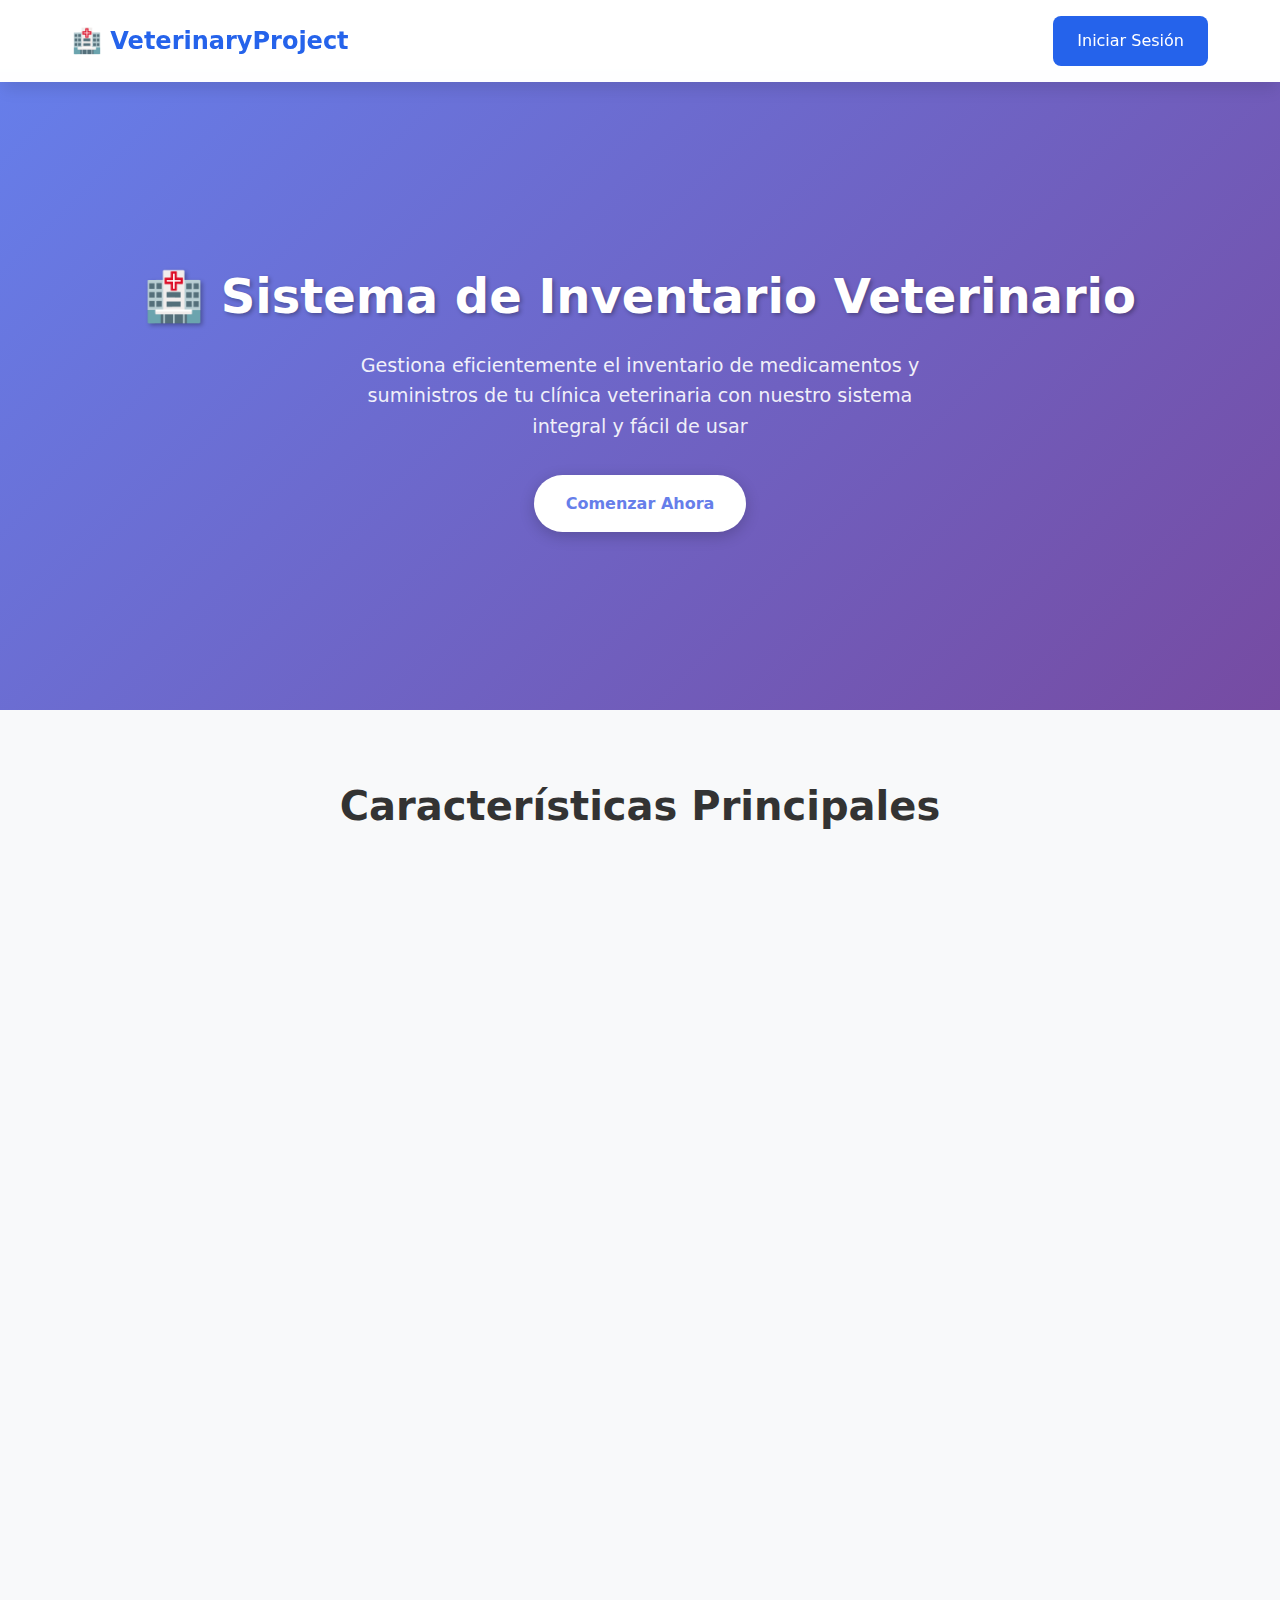
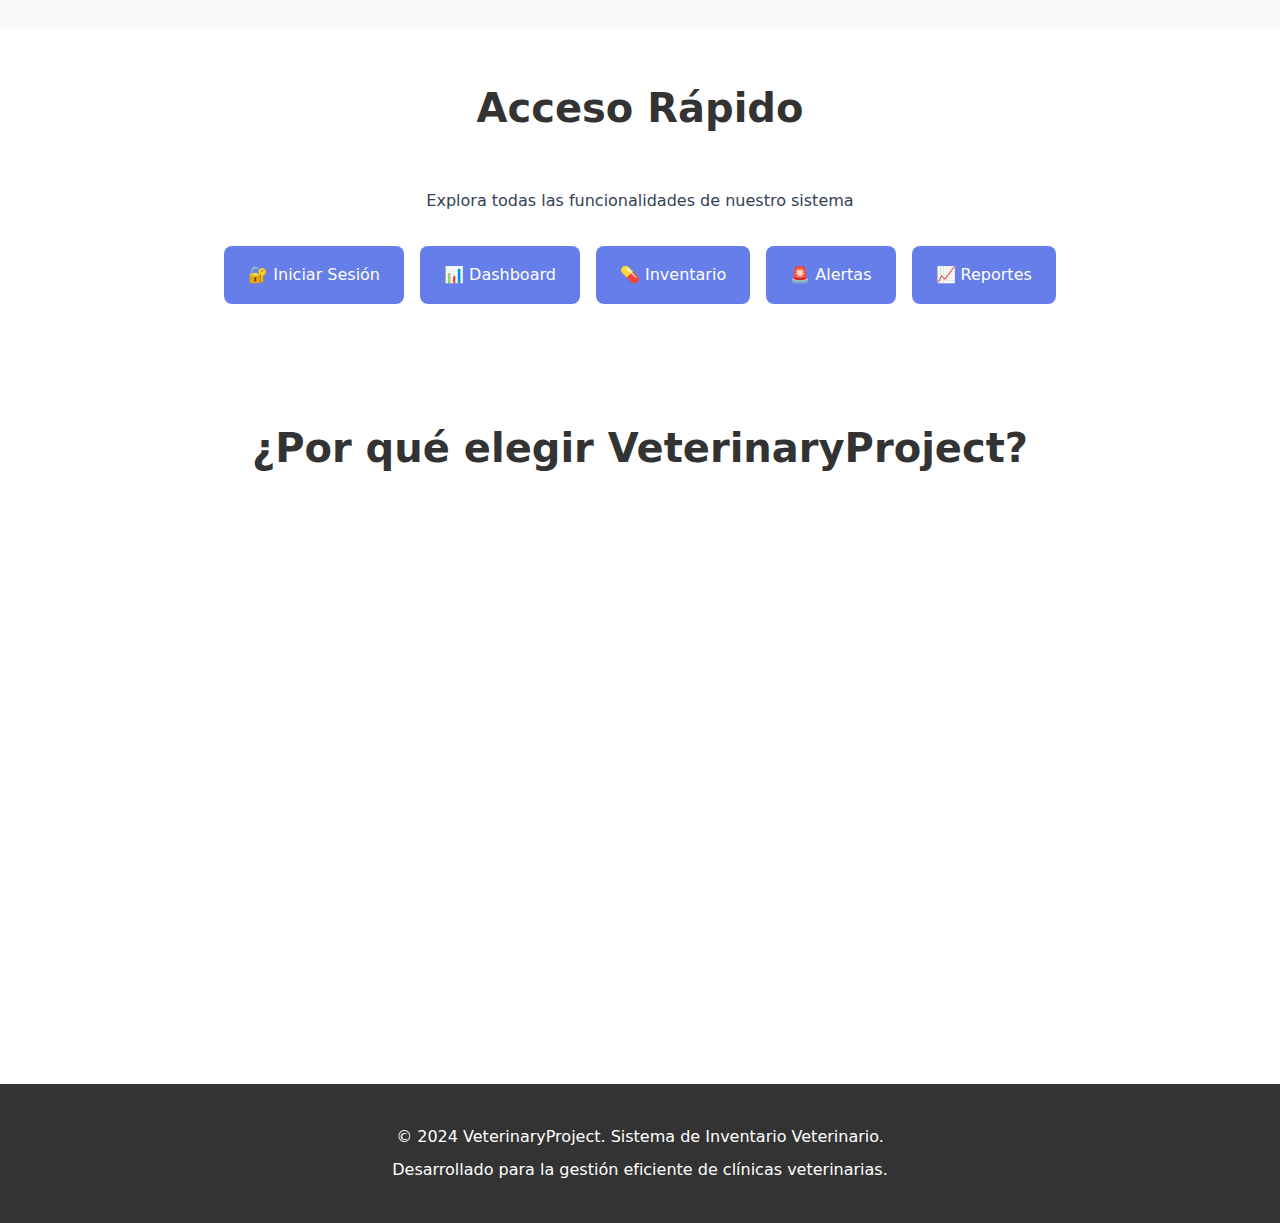
<file: index.html>
<!DOCTYPE html>
<html lang="es">
<head>
    <meta charset="UTF-8">
    <meta name="viewport" content="width=device-width, initial-scale=1.0">
    <title>VeterinaryProject - Sistema de Inventario</title>
    <style>
        /* Variables CSS */
        :root {
          --primary-color: #2563eb;
          --primary-dark: #1d4ed8;
          --secondary-color: #64748b;
          --success-color: #059669;
          --warning-color: #d97706;
          --danger-color: #dc2626;
          --light-color: #f8fafc;
          --dark-color: #0f172a;
          --border-color: #e2e8f0;
          --text-color: #334155;
          --text-light: #64748b;
          --shadow: 0 1px 3px 0 rgba(0, 0, 0, 0.1);
          --shadow-lg: 0 10px 15px -3px rgba(0, 0, 0, 0.1);
          --border-radius: 8px;
          --font-family: system-ui, -apple-system, sans-serif;
        }

        /* Reset y Base */
        * {
          margin: 0;
          padding: 0;
          box-sizing: border-box;
        }

        body {
          font-family: var(--font-family);
          color: var(--text-color);
          background-color: var(--light-color);
          line-height: 1.6;
          padding-top: 80px;
        }

        /* Header */
        .header {
          background: rgba(255,255,255,0.95);
          backdrop-filter: blur(10px);
          position: fixed;
          top: 0;
          left: 0;
          right: 0;
          z-index: 1000;
          box-shadow: var(--shadow-lg);
        }

        .header-content {
          display: flex;
          justify-content: space-between;
          align-items: center;
          max-width: 1200px;
          margin: 0 auto;
          padding: 1rem 2rem;
        }

        .logo h1 {
          margin: 0;
          color: var(--primary-color);
          font-size: 1.5rem;
          font-weight: 700;
        }

        .header-actions {
          display: flex;
          align-items: center;
          gap: 1rem;
        }

        /* Buttons */
        .btn {
          padding: 0.75rem 1.5rem;
          border: none;
          border-radius: var(--border-radius);
          font-size: 1rem;
          font-weight: 500;
          cursor: pointer;
          transition: all 0.2s;
          text-decoration: none;
          display: inline-block;
          text-align: center;
        }

        .btn-primary {
          background-color: var(--primary-color);
          color: white;
        }

        .btn-primary:hover {
          background-color: var(--primary-dark);
          transform: translateY(-1px);
        }

        .btn-secondary {
          background-color: var(--secondary-color);
          color: white;
        }

        .btn-secondary:hover {
          background-color: #475569;
          transform: translateY(-1px);
        }

        /* Hero Section */
        .hero-section {
          background: linear-gradient(135deg, #667eea 0%, #764ba2 100%);
          color: white;
          padding: 4rem 0;
          text-align: center;
          min-height: 70vh;
          display: flex;
          align-items: center;
          justify-content: center;
        }

        .hero-content h1 {
          font-size: 3rem;
          margin-bottom: 1rem;
          text-shadow: 2px 2px 4px rgba(0,0,0,0.3);
        }

        .hero-content p {
          font-size: 1.2rem;
          margin-bottom: 2rem;
          opacity: 0.9;
          max-width: 600px;
          margin-left: auto;
          margin-right: auto;
        }

        .cta-button {
          display: inline-block;
          background: #fff;
          color: #667eea;
          padding: 1rem 2rem;
          border-radius: 50px;
          text-decoration: none;
          font-weight: bold;
          transition: all 0.3s ease;
          box-shadow: 0 4px 15px rgba(0,0,0,0.2);
        }

        .cta-button:hover {
          transform: translateY(-2px);
          box-shadow: 0 6px 20px rgba(0,0,0,0.3);
        }

        /* Container */
        .container {
          max-width: 1200px;
          margin: 0 auto;
          padding: 0 2rem;
        }

        /* Section Title */
        .section-title {
          text-align: center;
          font-size: 2.5rem;
          color: #333;
          margin-bottom: 3rem;
        }

        /* Features Section */
        .features-section {
          padding: 4rem 0;
          background: #f8f9fa;
        }

        .features-grid {
          display: grid;
          grid-template-columns: repeat(auto-fit, minmax(300px, 1fr));
          gap: 2rem;
          max-width: 1200px;
          margin: 0 auto;
          padding: 0 2rem;
        }

        .feature-card {
          background: white;
          padding: 2rem;
          border-radius: 12px;
          box-shadow: var(--shadow);
          text-align: center;
          transition: transform 0.3s ease;
        }

        .feature-card:hover {
          transform: translateY(-5px);
          box-shadow: var(--shadow-lg);
        }

        .feature-icon {
          font-size: 3rem;
          margin-bottom: 1rem;
        }

        .feature-card h3 {
          color: #333;
          margin-bottom: 1rem;
          font-size: 1.25rem;
        }

        .feature-card p {
          color: #666;
          line-height: 1.6;
        }

        /* Quick Access */
        .quick-access {
          padding: 3rem 0;
          text-align: center;
          background: white;
        }

        .access-buttons {
          display: flex;
          justify-content: center;
          gap: 1rem;
          flex-wrap: wrap;
          margin-top: 2rem;
        }

        .access-btn {
          display: inline-flex;
          align-items: center;
          gap: 0.5rem;
          padding: 1rem 1.5rem;
          background: #667eea;
          color: white;
          text-decoration: none;
          border-radius: 8px;
          transition: all 0.3s ease;
          font-weight: 500;
        }

        .access-btn:hover {
          background: #5a67d8;
          transform: translateY(-2px);
        }

        /* Info Section */
        .info-section {
          padding: 4rem 0;
          background: white;
        }

        .info-grid {
          display: grid;
          grid-template-columns: repeat(auto-fit, minmax(250px, 1fr));
          gap: 2rem;
          margin-top: 2rem;
        }

        .info-card {
          padding: 1.5rem;
          border: 2px solid #e2e8f0;
          border-radius: 8px;
          transition: border-color 0.3s ease;
        }

        .info-card:hover {
          border-color: #667eea;
        }

        .info-card h4 {
          color: #667eea;
          margin-bottom: 0.5rem;
          font-size: 1.1rem;
        }

        .info-card p {
          color: #666;
          margin: 0;
        }

        /* Footer */
        footer {
          background: #333;
          color: white;
          text-align: center;
          padding: 2rem 0;
        }

        footer p {
          margin: 0.5rem 0;
        }

        /* User Info Display */
        .user-welcome {
          color: var(--primary-color);
          font-weight: 500;
          margin-right: 1rem;
        }

        /* Responsive */
        @media (max-width: 768px) {
          body {
            padding-top: 60px;
          }

          .header-content {
            padding: 1rem;
            flex-direction: column;
            gap: 1rem;
          }

          .hero-content h1 {
            font-size: 2rem;
          }
          
          .access-buttons {
            flex-direction: column;
            align-items: center;
          }
          
          .access-btn {
            width: 250px;
            justify-content: center;
          }

          .features-grid {
            padding: 0 1rem;
          }

          .container {
            padding: 0 1rem;
          }
        }

        /* Loading animation */
        .loading {
          opacity: 0.6;
          pointer-events: none;
        }

        /* Toast styles */
        .toast-container {
          position: fixed;
          top: 100px;
          right: 1rem;
          z-index: 10000;
          display: flex;
          flex-direction: column;
          gap: 10px;
        }
    </style>
</head>
<body>
    <!-- Header -->
    <header class="header">
        <div class="header-content">
            <div class="logo">
                <h1>🏥 VeterinaryProject</h1>
            </div>
            <div class="header-actions" id="headerActions">
                <a href="pages/login.html" class="btn btn-primary">Iniciar Sesión</a>
            </div>
        </div>
    </header>

    <!-- Hero Section -->
    <section class="hero-section">
        <div class="hero-content">
            <h1>🏥 Sistema de Inventario Veterinario</h1>
            <p>Gestiona eficientemente el inventario de medicamentos y suministros de tu clínica veterinaria con nuestro sistema integral y fácil de usar</p>
            <a href="pages/login.html" class="cta-button">Comenzar Ahora</a>
        </div>
    </section>

    <!-- Features Section -->
    <section class="features-section">
        <div class="container">
            <h2 class="section-title">Características Principales</h2>
            <div class="features-grid">
                <div class="feature-card">
                    <div class="feature-icon">📊</div>
                    <h3>Dashboard Intuitivo</h3>
                    <p>Visualiza el estado completo de tu inventario de forma clara y organizada con métricas en tiempo real para una gestión eficiente.</p>
                </div>
                <div class="feature-card">
                    <div class="feature-icon">💊</div>
                    <h3>Gestión de Medicamentos</h3>
                    <p>Administra medicamentos para diferentes tipos de animales con control completo de stock, fechas de vencimiento y proveedores.</p>
                </div>
                <div class="feature-card">
                    <div class="feature-icon">🚨</div>
                    <h3>Sistema de Alertas</h3>
                    <p>Recibe notificaciones automáticas sobre vencimientos próximos, niveles bajos de stock y situaciones que requieren atención.</p>
                </div>
                <div class="feature-card">
                    <div class="feature-icon">📈</div>
                    <h3>Reportes Detallados</h3>
                    <p>Genera reportes completos de consumo, inventario y análisis financiero para tomar mejores decisiones de negocio.</p>
                </div>
            </div>
        </div>
    </section>

    <!-- Quick Access Section -->
    <section class="quick-access">
        <div class="container">
            <h2 class="section-title">Acceso Rápido</h2>
            <p>Explora todas las funcionalidades de nuestro sistema</p>
            <div class="access-buttons">
                <a href="pages/login.html" class="access-btn">
                    🔐 Iniciar Sesión
                </a>
                <a href="pages/dashboard.html" class="access-btn" onclick="return checkAuth(event, this)">
                    📊 Dashboard
                </a>
                <a href="pages/inventory.html" class="access-btn" onclick="return checkAuth(event, this)">
                    💊 Inventario
                </a>
                <a href="pages/alerts.html" class="access-btn" onclick="return checkAuth(event, this)">
                    🚨 Alertas
                </a>
                <a href="pages/reports.html" class="access-btn" onclick="return checkAuth(event, this)">
                    📈 Reportes
                </a>
            </div>
        </div>
    </section>

    <!-- Info Section -->
    <section class="info-section">
        <div class="container">
            <h2 class="section-title">¿Por qué elegir VeterinaryProject?</h2>
            <div class="info-grid">
                <div class="info-card">
                    <h4>✅ Fácil de Usar</h4>
                    <p>Interfaz intuitiva diseñada específicamente para clínicas veterinarias, sin complicaciones técnicas</p>
                </div>
                <div class="info-card">
                    <h4>🔒 Seguro</h4>
                    <p>Sistema de autenticación robusto con diferentes niveles de acceso y protección de datos</p>
                </div>
                <div class="info-card">
                    <h4>📱 Responsivo</h4>
                    <p>Funciona perfectamente en computadoras, tablets y dispositivos móviles para acceso desde cualquier lugar</p>
                </div>
                <div class="info-card">
                    <h4>⚡ Rápido</h4>
                    <p>Rendimiento optimizado para operaciones rápidas y eficientes, ahorrando tiempo valioso</p>
                </div>
                <div class="info-card">
                    <h4>📊 Completo</h4>
                    <p>Sistema integral que cubre todas las necesidades de gestión de inventario veterinario</p>
                </div>
                <div class="info-card">
                    <h4>🔔 Alertas Inteligentes</h4>
                    <p>Notificaciones automáticas para evitar pérdidas por vencimientos o falta de stock</p>
                </div>
            </div>
        </div>
    </section>

    <!-- Footer -->
    <footer>
        <div class="container">
            <p>&copy; 2024 VeterinaryProject. Sistema de Inventario Veterinario.</p>
            <p>Desarrollado para la gestión eficiente de clínicas veterinarias.</p>
        </div>
    </footer>

    <script>
        // ======= HELPERS Y UTILIDADES =======
        const Helpers = {
            // Mostrar toast notification
            showToast(message, type = 'info', duration = 3000) {
                let toastContainer = document.getElementById('toastContainer');
                if (!toastContainer) {
                    toastContainer = document.createElement('div');
                    toastContainer.id = 'toastContainer';
                    toastContainer.className = 'toast-container';
                    document.body.appendChild(toastContainer);
                }

                const toast = document.createElement('div');
                toast.style.cssText = `
                    padding: 12px 16px;
                    border-radius: 6px;
                    color: white;
                    font-weight: 500;
                    min-width: 250px;
                    opacity: 0;
                    transform: translateX(100%);
                    transition: all 0.3s ease;
                    box-shadow: 0 4px 12px rgba(0,0,0,0.15);
                    margin-bottom: 10px;
                `;

                const colors = {
                    'success': '#10b981',
                    'error': '#ef4444', 
                    'warning': '#f59e0b',
                    'info': '#3b82f6'
                };
                toast.style.backgroundColor = colors[type] || colors['info'];
                toast.textContent = message;

                toastContainer.appendChild(toast);

                setTimeout(() => {
                    toast.style.opacity = '1';
                    toast.style.transform = 'translateX(0)';
                }, 100);

                setTimeout(() => {
                    toast.style.opacity = '0';
                    toast.style.transform = 'translateX(100%)';
                    setTimeout(() => {
                        if (toast.parentNode) {
                            toast.parentNode.removeChild(toast);
                        }
                    }, 300);
                }, duration);
            }
        };

        // ======= GESTIÓN DE SESIÓN SIMPLIFICADA =======
        let currentUser = null;

        // Esta función será llamada desde login.js cuando haya login exitoso
        function setUserSession(userData, token) {
            currentUser = userData;
            updateHeaderForLoggedUser(userData);
            console.log('✅ Sesión establecida en index:', userData.username);
        }

        // Esta función será llamada cuando se haga logout
        function clearUserSession() {
            currentUser = null;
            updateHeaderForGuestUser();
            console.log('🚪 Sesión limpiada en index');
        }

        function updateHeaderForLoggedUser(user) {
            const headerActions = document.getElementById('headerActions');
            if (headerActions) {
                headerActions.innerHTML = `
                    <span class="user-welcome">
                        Bienvenido, ${user.username}
                    </span>
                    <a href="pages/dashboard.html" class="btn btn-primary">Ir al Dashboard</a>
                    <button onclick="handleLogout()" class="btn btn-secondary">Cerrar Sesión</button>
                `;
            }
        }

        function updateHeaderForGuestUser() {
            const headerActions = document.getElementById('headerActions');
            if (headerActions) {
                headerActions.innerHTML = `
                    <a href="pages/login.html" class="btn btn-primary">Iniciar Sesión</a>
                `;
            }
        }

        // Verificar autenticación antes de acceder a páginas protegidas
        function checkAuth(event, link) {
            if (!currentUser) {
                event.preventDefault();
                Helpers.showToast('Debe iniciar sesión para acceder a esta página', 'warning');
                setTimeout(() => {
                    window.location.href = 'pages/login.html';
                }, 1500);
                return false;
            }
            return true;
        }

        // Manejar logout desde el index
        function handleLogout() {
            if (confirm('¿Estás seguro que quieres cerrar sesión?')) {
                clearUserSession();
                Helpers.showToast('Sesión cerrada correctamente', 'success');
                
                // Enviar mensaje a otras pestañas para que también cierren sesión
                try {
                    localStorage.setItem('logout_signal', Date.now().toString());
                    localStorage.removeItem('logout_signal');
                } catch (error) {
                    console.warn('No se pudo enviar señal de logout:', error);
                }
            }
        }

        // ======= EFECTOS VISUALES =======
        function addButtonEffects() {
            const accessButtons = document.querySelectorAll('.access-btn');
            accessButtons.forEach(button => {
                button.addEventListener('mouseenter', function() {
                    if (!this.onclick || currentUser) {
                        this.style.transform = 'translateY(-3px) scale(1.02)';
                    }
                });
                
                button.addEventListener('mouseleave', function() {
                    this.style.transform = 'translateY(0) scale(1)';
                });
            });

            // Agregar efectos a los botones CTA
            const ctaButtons = document.querySelectorAll('.cta-button');
            ctaButtons.forEach(button => {
                button.addEventListener('mouseenter', function() {
                    this.style.transform = 'translateY(-2px) scale(1.05)';
                });
                
                button.addEventListener('mouseleave', function() {
                    this.style.transform = 'translateY(-2px) scale(1)';
                });
            });
        }

        function setupAnimations() {
            // Animación de aparición para las cards
            const observerOptions = {
                threshold: 0.1,
                rootMargin: '0px 0px -50px 0px'
            };

            const observer = new IntersectionObserver((entries) => {
                entries.forEach(entry => {
                    if (entry.isIntersecting) {
                        entry.target.style.opacity = '1';
                        entry.target.style.transform = 'translateY(0)';
                    }
                });
            }, observerOptions);

            // Observar elementos que queremos animar
            const animatedElements = document.querySelectorAll('.feature-card, .info-card');
            animatedElements.forEach(el => {
                el.style.opacity = '0';
                el.style.transform = 'translateY(20px)';
                el.style.transition = 'opacity 0.6s ease, transform 0.6s ease';
                observer.observe(el);
            });
        }

        function navigateToPage(url) {
            // Agregar efecto de loading
            document.body.classList.add('loading');
            
            setTimeout(() => {
                window.location.href = url;
            }, 200);
        }

        // ======= INICIALIZACIÓN =======
        document.addEventListener('DOMContentLoaded', function() {
            console.log('🚀 VeterinaryProject Index cargado');
            
            // Configurar interfaz para usuario no logueado
            updateHeaderForGuestUser();
            
            // Agregar efectos visuales
            addButtonEffects();
            setupAnimations();
            
            // Mostrar mensaje de bienvenida
            setTimeout(() => {
                Helpers.showToast('¡Bienvenido a VeterinaryProject! 🏥', 'info', 3000);
            }, 1000);
            
            console.log('✅ Index inicializado correctamente');
        });

        // Escuchar mensajes de otras ventanas (para sincronizar login/logout)
        window.addEventListener('storage', function(e) {
            if (e.key === 'logout_signal') {
                clearUserSession();
                Helpers.showToast('Sesión cerrada desde otra pestaña', 'info');
            }
        });

        // Detectar clics en enlaces para agregar efectos
        document.addEventListener('click', function(e) {
            const link = e.target.closest('a[href]');
            if (link && !link.classList.contains('access-btn') && !link.onclick) {
                // Agregar pequeño efecto visual a otros enlaces
                link.style.transition = 'transform 0.1s ease';
                link.style.transform = 'scale(0.98)';
                
                setTimeout(() => {
                    link.style.transform = 'scale(1)';
                }, 100);
            }
        });

        // Efecto parallax suave en el hero
        window.addEventListener('scroll', function() {
            const scrolled = window.pageYOffset;
            const hero = document.querySelector('.hero-section');
            if (hero) {
                hero.style.transform = `translateY(${scrolled * 0.5}px)`;
            }
        });

        // Hacer disponibles globalmente para que el login.js pueda llamarlas
        window.setUserSession = setUserSession;
        window.clearUserSession = clearUserSession;
        window.Helpers = Helpers;
        window.navigateToPage = navigateToPage;
    </script>
</body>
</html>
</file>
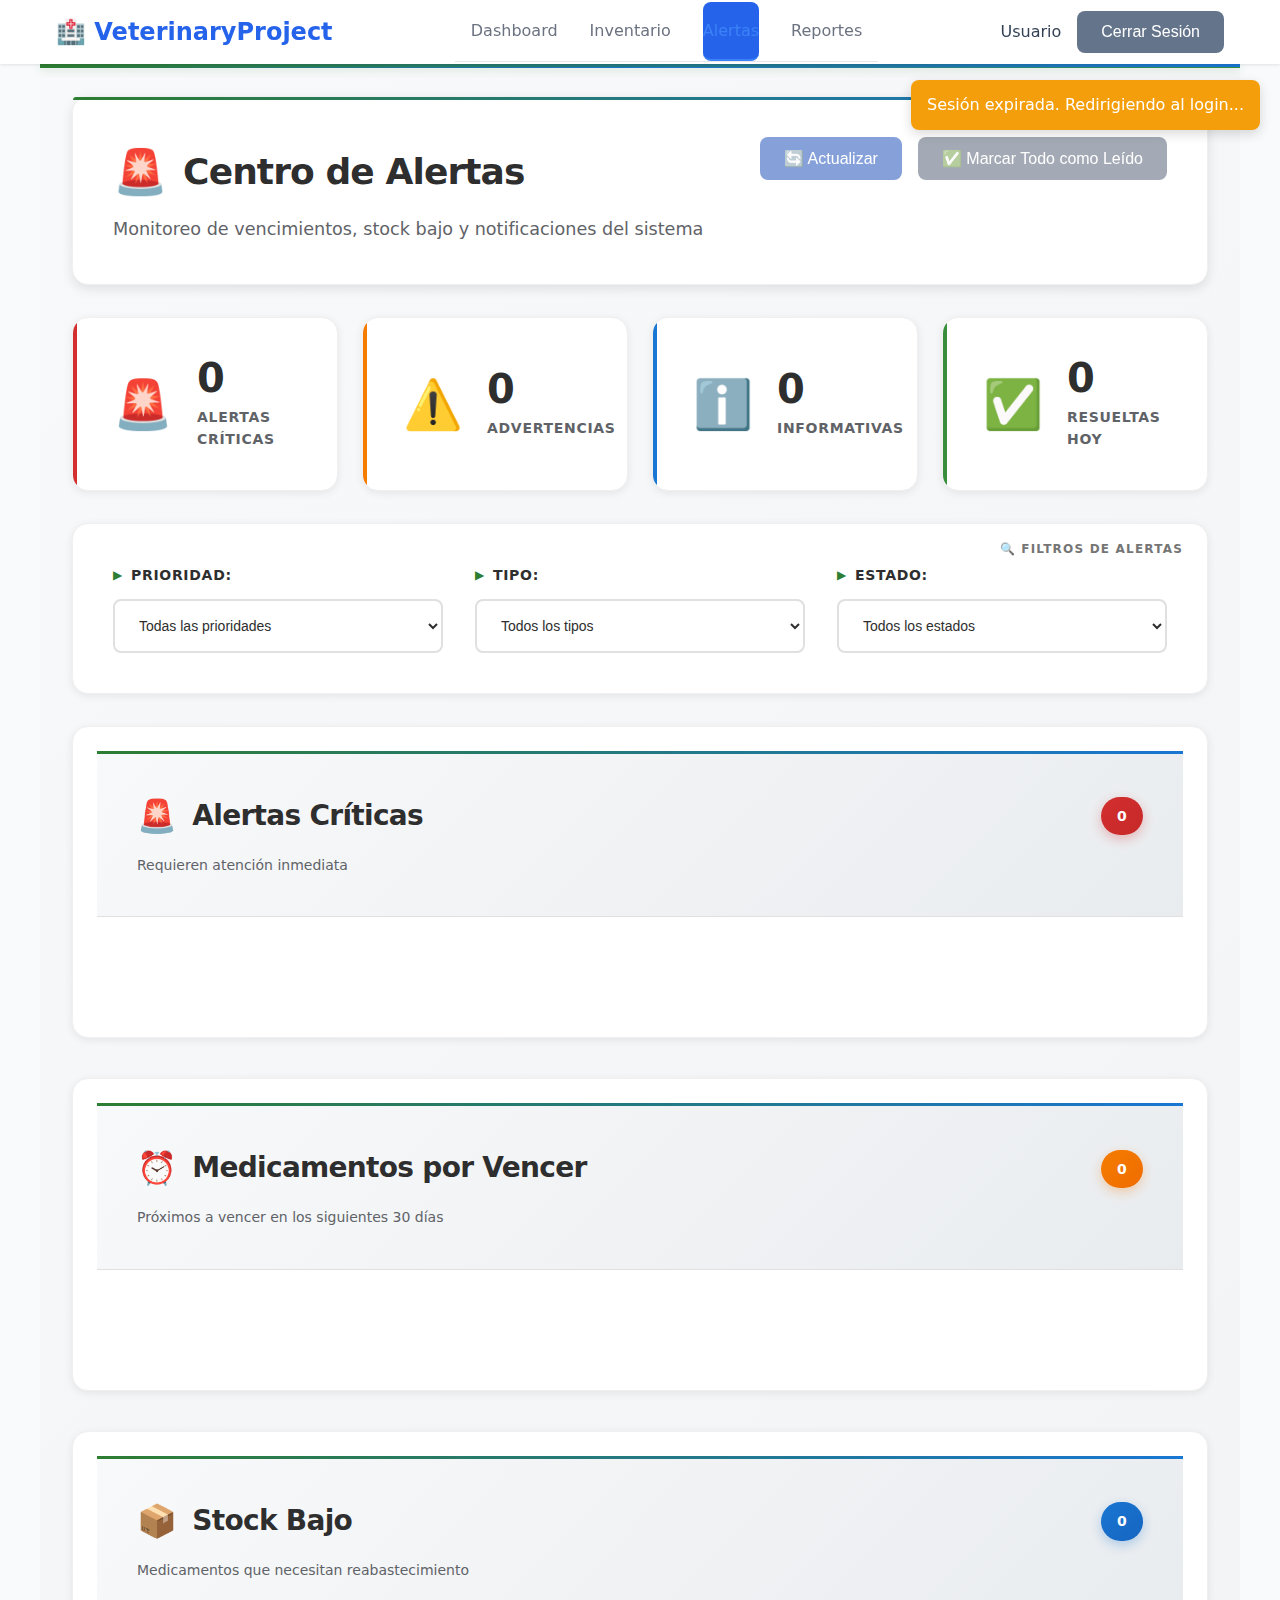
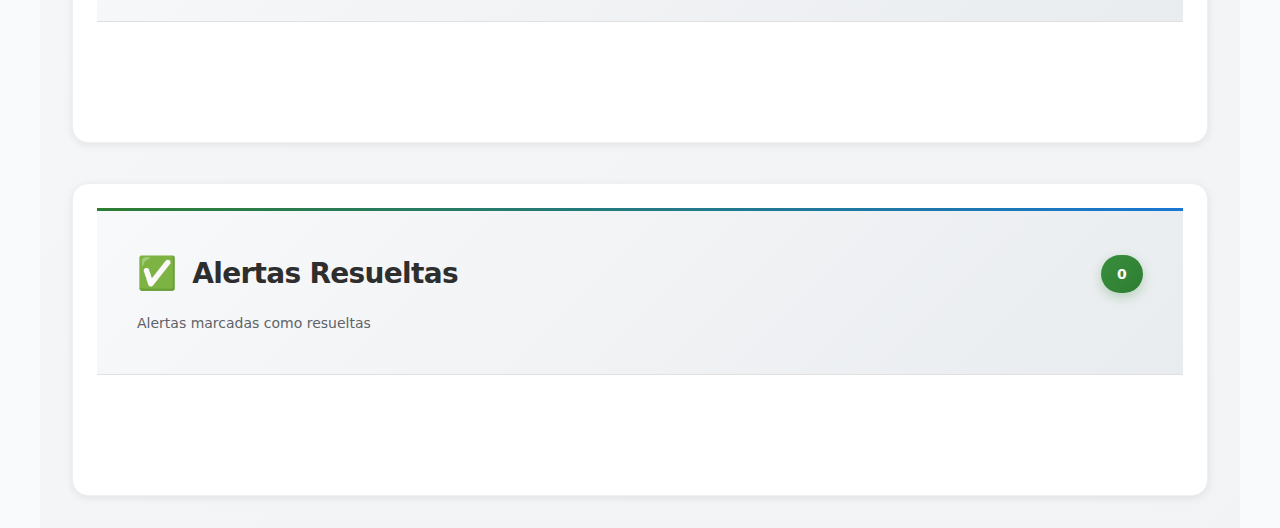
<file: pages/alerts.html>
<!DOCTYPE html>
<html lang="es">
<head>
    <meta charset="UTF-8">
    <meta name="viewport" content="width=device-width, initial-scale=1.0">
    <title>Alertas - VeterinaryProject</title>
    <link rel="stylesheet" href="../assets/css/styles.css">
    <link rel="stylesheet" href="../assets/css/components.css">
    <link rel="stylesheet" href="../assets/css/alerts.css">
</head>
<body>
    <!-- Header -->
    <header class="header">
        <div class="header-content">
            <div class="logo">
                <h1>🏥 VeterinaryProject</h1>
            </div>
       <nav class="nav">
    <button class="nav-toggle" onclick="toggleMobileNav()">
        <span class="hamburger-line"></span>
        <span class="hamburger-line"></span>
        <span class="hamburger-line"></span>
    </button>
    
    <ul class="nav-list" id="navList">
        <li><a href="dashboard.html" class="nav-link">Dashboard</a></li>
        <li><a href="inventory.html" class="nav-link">Inventario</a></li>
        <li><a href="alerts.html" class="nav-link">Alertas</a></li>
        <li><a href="reports.html" class="nav-link">Reportes</a></li>
    </ul>
</nav>

            <div class="user-info">
                <span id="userName">Usuario</span>
                <button id="logoutBtn" class="btn btn-secondary">Cerrar Sesión</button>
            </div>
        </div>
    </header>

    <!-- Main Content -->
    <main class="main-content">
        <div class="container">
            <!-- Page Header -->
            <div class="page-header">
                <div class="page-title-section">
                    <h1 class="page-title">
                        <span class="page-icon">🚨</span>
                        Centro de Alertas
                    </h1>
                    <p class="page-subtitle">Monitoreo de vencimientos, stock bajo y notificaciones del sistema</p>
                </div>
                <div class="page-actions">
                    <button id="refreshAlertsBtn" class="btn btn-primary">
                        <span class="btn-icon">🔄</span>
                        Actualizar
                    </button>
                    <button id="markAllReadBtn" class="btn btn-secondary">
                        <span class="btn-icon">✅</span>
                        Marcar Todo como Leído
                    </button>
                </div>
            </div>

            <!-- Alert Summary -->
            <div class="alert-summary">
                <div class="summary-card critical">
                    <div class="summary-icon">🚨</div>
                    <div class="summary-content">
                        <span class="summary-number" id="criticalAlerts">0</span>
                        <span class="summary-label">Alertas Críticas</span>
                    </div>
                </div>
                <div class="summary-card warning">
                    <div class="summary-icon">⚠️</div>
                    <div class="summary-content">
                        <span class="summary-number" id="warningAlerts">0</span>
                        <span class="summary-label">Advertencias</span>
                    </div>
                </div>
                <div class="summary-card info">
                    <div class="summary-icon">ℹ️</div>
                    <div class="summary-content">
                        <span class="summary-number" id="infoAlerts">0</span>
                        <span class="summary-label">Informativas</span>
                    </div>
                </div>
                <div class="summary-card resolved">
                    <div class="summary-icon">✅</div>
                    <div class="summary-content">
                        <span class="summary-number" id="resolvedAlerts">0</span>
                        <span class="summary-label">Resueltas Hoy</span>
                    </div>
                </div>
            </div>

            <!-- Alert Filters -->
            <div class="alert-filters">
                <div class="filter-group">
                    <label for="priorityFilter">Prioridad:</label>
                    <select id="priorityFilter" class="filter-select">
                        <option value="">Todas las prioridades</option>
                        <option value="high">🚨 Alta</option>
                        <option value="medium">⚠️ Media</option>
                        <option value="low">ℹ️ Baja</option>
                    </select>
                </div>
                <div class="filter-group">
                    <label for="typeFilter">Tipo:</label>
                    <select id="typeFilter" class="filter-select">
                        <option value="">Todos los tipos</option>
                        <option value="Vencido">❌ Vencido</option>
                        <option value="VencimientoProximo">⏰ Por Vencer</option>
                        <option value="StockBajo">📦 Stock Bajo</option>
                        <option value="SinStock">🚫 Sin Stock</option>
                    </select>
                </div>
                <div class="filter-group">
                    <label for="statusFilter">Estado:</label>
                    <select id="statusFilter" class="filter-select">
                        <option value="">Todos los estados</option>
                        <option value="active">🔴 Activas</option>
                        <option value="resolved">✅ Resueltas</option>
                    </select>
                </div>
            </div>

            <!-- Alert Categories -->
            <div class="alert-categories">
                <!-- Critical Alerts -->
                <section class="alert-category critical">
                    <div class="category-header">
                        <h2 class="category-title">
                            <span class="category-icon">🚨</span>
                            Alertas Críticas
                            <span class="alert-count" id="criticalCount">0</span>
                        </h2>
                        <p class="category-description">Requieren atención inmediata</p>
                    </div>
                    <div class="alert-list" id="criticalAlertsList">
                        <!-- Las alertas críticas se cargan aquí -->
                    </div>
                </section>

                <!-- Expiring Medicines -->
                <section class="alert-category warning">
                    <div class="category-header">
                        <h2 class="category-title">
                            <span class="category-icon">⏰</span>
                            Medicamentos por Vencer
                            <span class="alert-count" id="expiringCount">0</span>
                        </h2>
                        <p class="category-description">Próximos a vencer en los siguientes 30 días</p>
                    </div>
                    <div class="alert-list" id="expiringAlertsList">
                        <!-- Las alertas de vencimiento se cargan aquí -->
                    </div>
                </section>

                <!-- Low Stock -->
                <section class="alert-category info">
                    <div class="category-header">
                        <h2 class="category-title">
                            <span class="category-icon">📦</span>
                            Stock Bajo
                            <span class="alert-count" id="stockCount">0</span>
                        </h2>
                        <p class="category-description">Medicamentos que necesitan reabastecimiento</p>
                    </div>
                    <div class="alert-list" id="stockAlertsList">
                        <!-- Las alertas de stock se cargan aquí -->
                    </div>
                </section>

                <!-- Resolved Alerts -->
                <section class="alert-category resolved">
                    <div class="category-header">
                        <h2 class="category-title">
                            <span class="category-icon">✅</span>
                            Alertas Resueltas
                            <span class="alert-count" id="resolvedCount">0</span>
                        </h2>
                        <p class="category-description">Alertas marcadas como resueltas</p>
                    </div>
                    <div class="alert-list" id="resolvedAlertsList">
                        <!-- Las alertas resueltas se cargan aquí -->
                    </div>
                </section>
            </div>
        </div>
    </main>
<script src="../assets/js/global-navigation.js"></script>
    <!-- Scripts -->
    <script src="../assets/js/global-api.js"></script>
    <script src="../assets/js/alerts.js"></script>
</body>
</html>
</file>
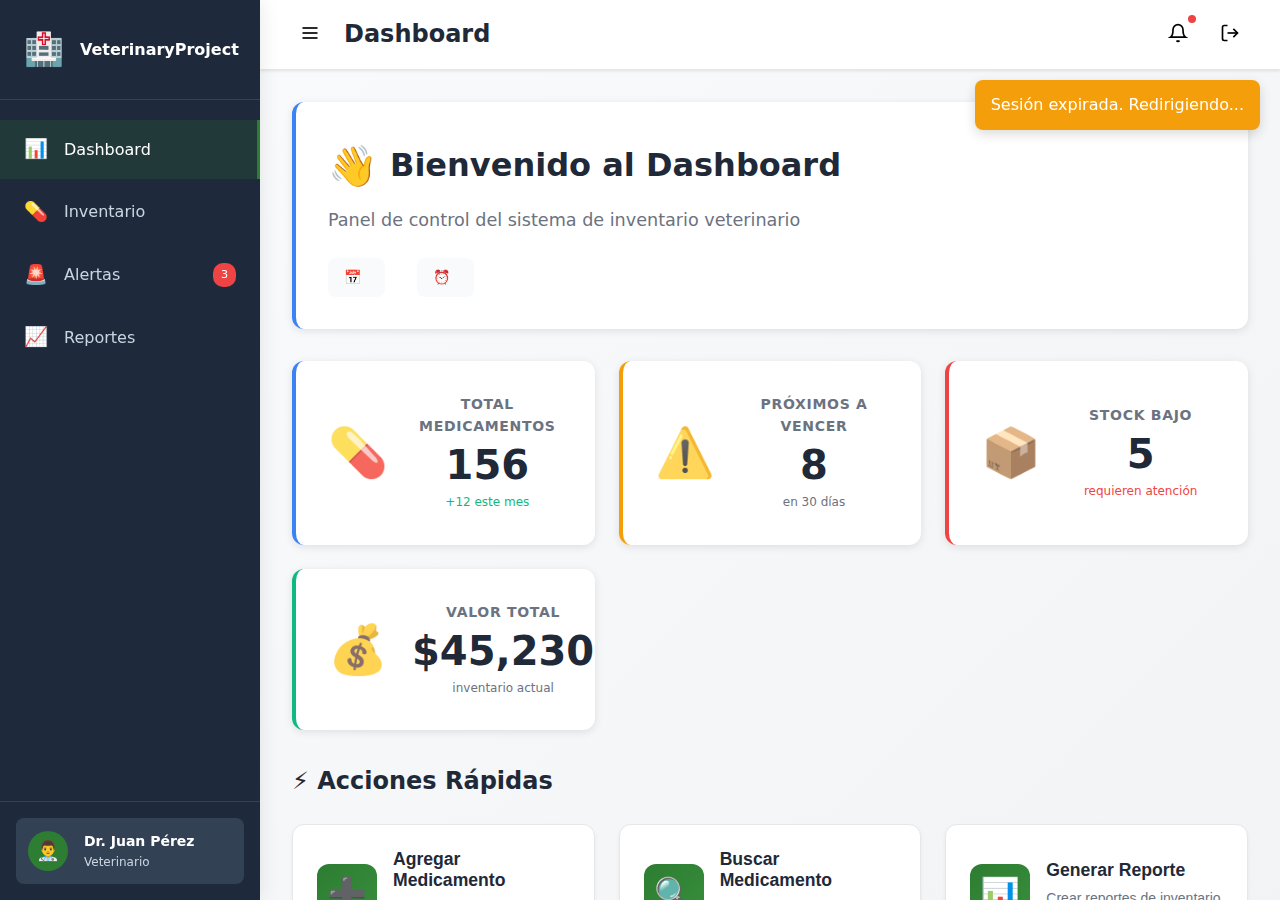
<file: pages/dashboard.html>
<!DOCTYPE html>
<html lang="es">
<head>
    <meta charset="UTF-8">
    <meta name="viewport" content="width=device-width, initial-scale=1.0">
    <title>Dashboard - VeterinaryProject</title>
    <link rel="stylesheet" href="../assets/css/styles.css">
    <link rel="stylesheet" href="../assets/css/components.css">
    <link rel="stylesheet" href="../assets/css/dashboard.css">
    <style>
        /* Ajustes específicos para integrar el sidebar */
        body {
            margin: 0;
            padding: 0;
        }
        
        /* Ocultar el header original ya que el sidebar tiene su propio topbar */
        .header {
            display: none;
        }
        
        /* Ajustar el main content para que funcione con el sidebar */
        .main-content {
            padding: 0; /* El padding lo maneja el sidebar */
            background: linear-gradient(135deg, var(--bg-secondary) 0%, #f1f3f4 100%);
            min-height: 100vh;
            position: relative;
        }
        
        /* Contenedor interno para el contenido */
        .content-wrapper {
            padding: 2rem;
            max-height: calc(100vh - 70px);
            overflow-y: auto;
        }
        
        /* Responsive adjustments */
        @media (max-width: 768px) {
            .content-wrapper {
                padding: 1rem;
            }
        }
        
        /* Asegurar que las cards tengan el z-index correcto */
        .dashboard-cards {
            position: relative;
            z-index: 1;
        }
        
        /* Ajustar el loading indicator para que aparezca sobre el sidebar */
        .loading-indicator {
            position: fixed;
            top: 50%;
            left: 50%;
            transform: translate(-50%, -50%);
            z-index: 10000;
            background: rgba(255, 255, 255, 0.95);
            padding: 2rem;
            border-radius: 12px;
            box-shadow: 0 4px 20px rgba(0, 0, 0, 0.15);
            display: flex;
            flex-direction: column;
            align-items: center;
            gap: 1rem;
        }
        
        .spinner {
            width: 40px;
            height: 40px;
            border: 4px solid #f3f3f3;
            border-top: 4px solid #2d7d32;
            border-radius: 50%;
            animation: spin 1s linear infinite;
        }
        
        @keyframes spin {
            0% { transform: rotate(0deg); }
            100% { transform: rotate(360deg); }
        }
        
        /* Ajustar colores para que coincidan con el sidebar */
        :root {
            --vet-primary: #2d7d32;
            --vet-secondary: #1976d2;
            --vet-accent: #388e3c;
            --bg-secondary: #f8fafc;
        }
        
        /* Ajustar las quick actions para que se vean mejor */
        .quick-actions-grid {
            display: grid;
            grid-template-columns: repeat(auto-fit, minmax(280px, 1fr));
            gap: 1.5rem;
            margin-top: 1.5rem;
        }
        
        .quick-action-card {
            background: white;
            border: 1px solid #e5e7eb;
            border-radius: 12px;
            padding: 1.5rem;
            text-align: left;
            cursor: pointer;
            transition: all 0.3s ease;
            display: flex;
            align-items: center;
            gap: 1rem;
            box-shadow: 0 2px 4px rgba(0, 0, 0, 0.05);
        }
        
        .quick-action-card:hover {
            transform: translateY(-2px);
            box-shadow: 0 4px 12px rgba(0, 0, 0, 0.1);
            border-color: var(--vet-primary);
        }
        
        .action-icon {
            font-size: 2rem;
            width: 60px;
            height: 60px;
            background: linear-gradient(135deg, var(--vet-primary), var(--vet-accent));
            color: white;
            border-radius: 12px;
            display: flex;
            align-items: center;
            justify-content: center;
            flex-shrink: 0;
        }
        
        .action-content h3 {
            margin: 0 0 0.5rem 0;
            color: #1f2937;
            font-size: 1.1rem;
            font-weight: 600;
        }
        
        .action-content p {
            margin: 0;
            color: #6b7280;
            font-size: 0.875rem;
            line-height: 1.4;
        }
    </style>
</head>
<body>
    <!-- El sidebar se inyectará automáticamente aquí -->
    
    <!-- Loading Indicator -->
    <div id="loadingIndicator" class="loading-indicator" style="display: none;">
        <div class="spinner"></div>
        <span>Cargando datos...</span>
    </div>

    <!-- Main Content -->
    <main class="main-content">
        <div class="content-wrapper">
            <!-- Welcome Section -->
            <section class="welcome-section">
                <div class="welcome-content">
                    <h1 class="welcome-title">
                        <span class="welcome-icon">👋</span>
                        Bienvenido al Dashboard
                    </h1>
                    <p class="welcome-subtitle" id="welcomeMessage">
                        Panel de control del sistema de inventario veterinario
                    </p>
                    <div class="welcome-stats">
                        <div class="quick-stat">
                            <span class="stat-icon">📅</span>
                            <span id="currentDate"></span>
                        </div>
                        <div class="quick-stat">
                            <span class="stat-icon">⏰</span>
                            <span id="currentTime"></span>
                        </div>
                    </div>
                </div>
            </section>

            <!-- Statistics Cards -->
            <section class="dashboard-overview">
                <div class="dashboard-cards">
                    <div class="card card-primary">
                        <div class="card-icon">💊</div>
                        <div class="card-content">
                            <h3>Total Medicamentos</h3>
                            <p class="card-number" id="totalMeds">156</p>
                            <small class="card-change positive" id="medsChange">+12 este mes</small>
                        </div>
                    </div>
                    
                    <div class="card card-warning">
                        <div class="card-icon">⚠️</div>
                        <div class="card-content">
                            <h3>Próximos a Vencer</h3>
                            <p class="card-number" id="expiringSoon">8</p>
                            <small class="card-change" id="expiringChange">en 30 días</small>
                        </div>
                    </div>
                    
                    <div class="card card-danger">
                        <div class="card-icon">📦</div>
                        <div class="card-content">
                            <h3>Stock Bajo</h3>
                            <p class="card-number" id="lowStock">5</p>
                            <small class="card-change negative" id="stockChange">requieren atención</small>
                        </div>
                    </div>
                    
                    <div class="card card-success">
                        <div class="card-icon">💰</div>
                        <div class="card-content">
                            <h3>Valor Total</h3>
                            <p class="card-number" id="totalValue">$45,230</p>
                            <small class="card-change" id="valueChange">inventario actual</small>
                        </div>
                    </div>
                </div>
            </section>

            <!-- Quick Actions -->
            <section class="quick-actions-section">
                <h2 class="section-title">⚡ Acciones Rápidas</h2>
                <div class="quick-actions-grid">
                    <button class="quick-action-card" onclick="window.location.href='inventory.html'">
                        <div class="action-icon">➕</div>
                        <div class="action-content">
                            <h3>Agregar Medicamento</h3>
                            <p>Registrar nuevo producto en el inventario</p>
                        </div>
                    </button>

                    <button class="quick-action-card" onclick="inventory.html">
                        <div class="action-icon">🔍</div>
                        <div class="action-content">
                            <h3>Buscar Medicamento</h3>
                            <p>Encontrar productos en el inventario</p>
                        </div>
                    </button>

                    <button class="quick-action-card" onclick="window.location.href='reports.html'">
                        <div class="action-icon">📊</div>
                        <div class="action-content">
                            <h3>Generar Reporte</h3>
                            <p>Crear reportes de inventario y consumo</p>
                        </div>
                    </button>

                    <button class="quick-action-card" onclick="window.location.href='alerts.html'">
                        <div class="action-icon">🚨</div>
                        <div class="action-content">
                            <h3>Ver Alertas</h3>
                            <p>Revisar alertas de vencimiento y stock</p>
                        </div>
                    </button>
                </div>
            </section>

            <!-- Recent Activity & Alerts -->
            <div class="dashboard-grid">
                <section class="recent-activity">
                    <h2 class="section-title">🔄 Actividad Reciente</h2>
                    <div class="activity-container">
                        <div id="recentActivity" class="activity-list">
                            <!-- Ejemplos de actividad reciente -->
                            <div class="activity-item">
                                <div class="activity-icon">💊</div>
                                <div class="activity-content">
                                    <p><strong>Amoxicilina 500mg</strong> - Stock actualizado</p>
                                    <small>Hace 2 horas</small>
                                </div>
                            </div>
                            <div class="activity-item">
                                <div class="activity-icon">⚠️</div>
                                <div class="activity-content">
                                    <p><strong>Dexametasona 4mg</strong> - Próximo a vencer</p>
                                    <small>Hace 4 horas</small>
                                </div>
                            </div>
                            <div class="activity-item">
                                <div class="activity-icon">📦</div>
                                <div class="activity-content">
                                    <p><strong>Ivermectina 10ml</strong> - Stock bajo</p>
                                    <small>Hace 6 horas</small>
                                </div>
                            </div>
                        </div>
                        <div class="activity-footer">
                            <a href="inventory.html" class="view-all-link">Ver todo el inventario →</a>
                        </div>
                    </div>
                </section>

                <section class="critical-alerts">
                    <h2 class="section-title">🚨 Alertas Críticas</h2>
                    <div class="alerts-container">
                        <div id="criticalAlerts" class="alerts-list">
                            <!-- Ejemplos de alertas críticas -->
                            <div class="alert-item critical">
                                <div class="alert-icon">🚨</div>
                                <div class="alert-content">
                                    <p><strong>Medicamento vencido</strong></p>
                                    <small>Cefalexina 500mg - Lote: CEF-2025-001</small>
                                </div>
                            </div>
                            <div class="alert-item warning">
                                <div class="alert-icon">⏰</div>
                                <div class="alert-content">
                                    <p><strong>Vence en 7 días</strong></p>
                                    <small>Enrofloxacina 10% - 15 unidades</small>
                                </div>
                            </div>
                            <div class="alert-item info">
                                <div class="alert-icon">📦</div>
                                <div class="alert-content">
                                    <p><strong>Stock crítico</strong></p>
                                    <small>Ketamina 100mg - Solo 2 unidades</small>
                                </div>
                            </div>
                        </div>
                        <div class="alerts-footer">
                            <a href="alerts.html" class="view-all-link">Ver todas las alertas →</a>
                        </div>
                    </div>
                </section>
            </div>

            <!-- Inventory Summary -->
            <section class="inventory-summary">
                <div id="animalSummaryContainer">
                    <h2 class="section-title">📋 Resumen del Inventario</h2>
                    <div class="summary-grid">
                        <div class="summary-card">
                            <h3>🐕 Caninos</h3>
                            <p class="summary-number">45</p>
                            <small>medicamentos disponibles</small>
                        </div>
                        <div class="summary-card">
                            <h3>🐱 Felinos</h3>
                            <p class="summary-number">38</p>
                            <small>medicamentos disponibles</small>
                        </div>
                        <div class="summary-card">
                            <h3>🐄 Grandes</h3>
                            <p class="summary-number">32</p>
                            <small>medicamentos disponibles</small>
                        </div>
                        <div class="summary-card">
                            <h3>🐰 Pequeños</h3>
                            <p class="summary-number">41</p>
                            <small>medicamentos disponibles</small>
                        </div>
                    </div>
                </div>
            </section>
        </div>
    </main>

    <!-- Scripts -->
    <script src="../assets/js/sidebar.js"></script>
    <script src="../assets/js/global-api.js"></script>
    <script src="../assets/js/dashboard.js"></script>

   
</body>
</html>
</file>
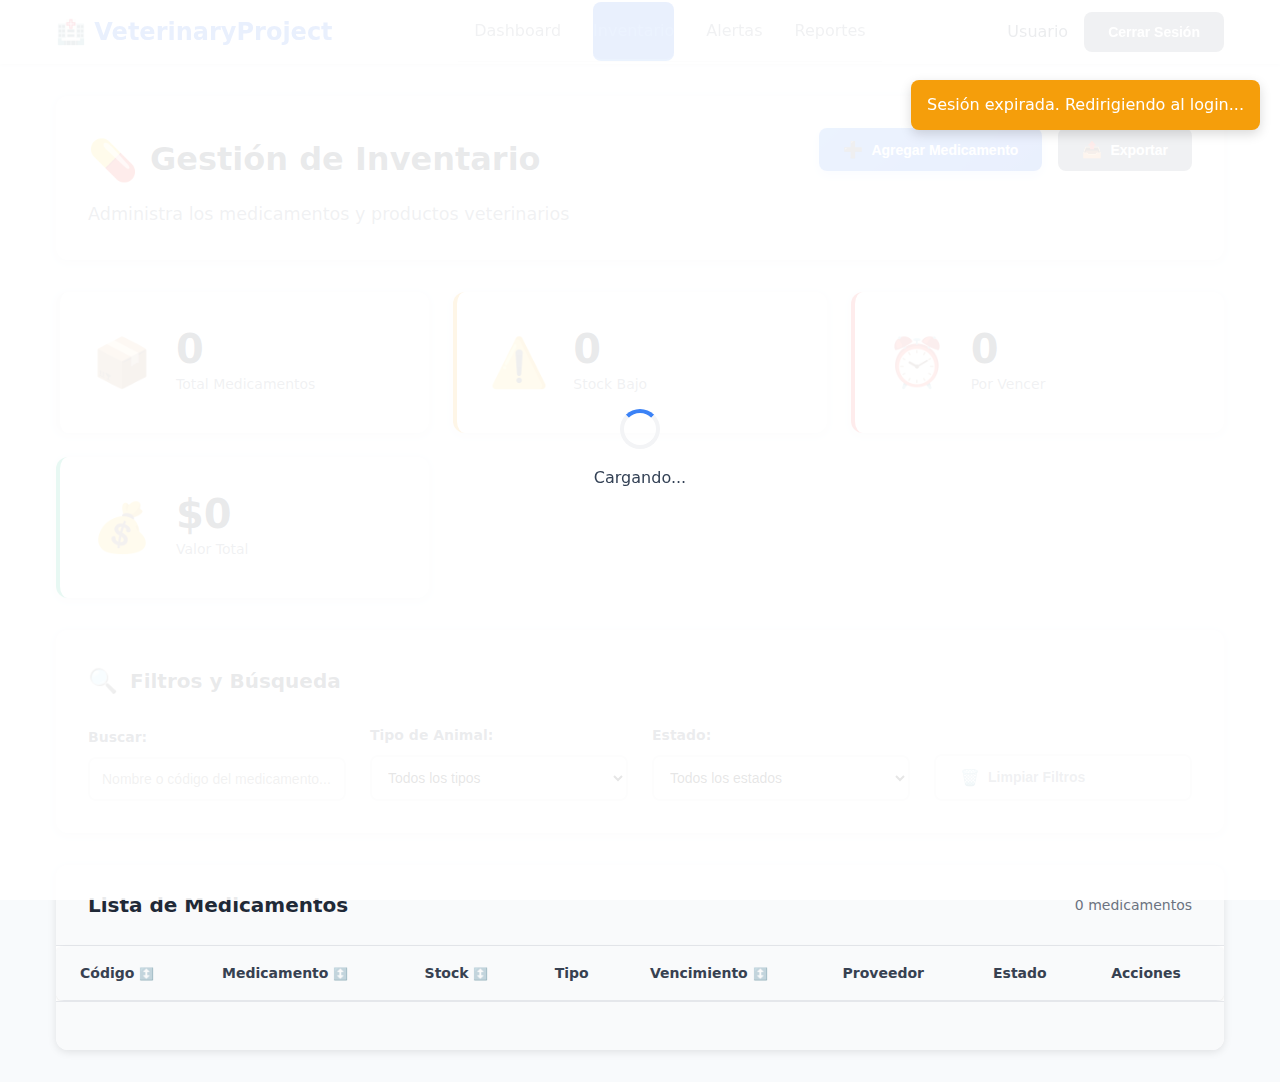
<file: pages/inventory.html>
<!DOCTYPE html>
<html lang="es">
<head>
    <meta charset="UTF-8">
    <meta name="viewport" content="width=device-width, initial-scale=1.0">
    <title>Inventario - VeterinaryProject</title>
    <link rel="stylesheet" href="../assets/css/styles.css">
    <link rel="stylesheet" href="../assets/css/components.css">
    <link rel="stylesheet" href="../assets/css/inventory.css">
</head>
<body>
    <!-- Header -->
    <header class="header">
        <div class="header-content">
            <div class="logo">
                <h1>🏥 VeterinaryProject</h1>
            </div>
            <nav class="nav">
    <button class="nav-toggle" onclick="toggleMobileNav()">
        <span class="hamburger-line"></span>
        <span class="hamburger-line"></span>
        <span class="hamburger-line"></span>
    </button>
    
    <ul class="nav-list" id="navList">
        <li><a href="dashboard.html" class="nav-link">Dashboard</a></li>
        <li><a href="inventory.html" class="nav-link">Inventario</a></li>
        <li><a href="alerts.html" class="nav-link">Alertas</a></li>
        <li><a href="reports.html" class="nav-link">Reportes</a></li>
    </ul>
</nav>

            <div class="user-info">
                <span id="userName">Usuario</span>
                <button id="logoutBtn" class="btn btn-secondary">Cerrar Sesión</button>
            </div>
        </div>
    </header>

    <!-- Main Content -->
    <main class="main-content">
        <div class="container">
            <!-- Page Header -->
            <div class="page-header">
                <div class="page-title-section">
                    <h1 class="page-title">
                        <span class="page-icon">💊</span>
                        Gestión de Inventario
                    </h1>
                    <p class="page-subtitle">Administra los medicamentos y productos veterinarios</p>
                </div>
                <div class="page-actions">
                    <button id="addMedBtn" class="btn btn-primary">
                        <span class="btn-icon">➕</span>
                        Agregar Medicamento
                    </button>
                    <button id="exportBtn" class="btn btn-secondary">
                        <span class="btn-icon">📤</span>
                        Exportar
                    </button>
                </div>
            </div>

            <!-- Loading Indicator -->
            <div id="loadingIndicator" class="loading-indicator" style="display: none;">
                <div class="spinner"></div>
                <span>Cargando...</span>
            </div>

            <!-- Inventory Stats -->
            <div class="inventory-stats">
                <div class="stat-card">
                    <div class="stat-icon">📦</div>
                    <div class="stat-content">
                        <span class="stat-number" id="totalMedicines">0</span>
                        <span class="stat-label">Total Medicamentos</span>
                    </div>
                </div>
                <div class="stat-card warning">
                    <div class="stat-icon">⚠️</div>
                    <div class="stat-content">
                        <span class="stat-number" id="lowStockCount">0</span>
                        <span class="stat-label">Stock Bajo</span>
                    </div>
                </div>
                <div class="stat-card danger">
                    <div class="stat-icon">⏰</div>
                    <div class="stat-content">
                        <span class="stat-number" id="expiringCount">0</span>
                        <span class="stat-label">Por Vencer</span>
                    </div>
                </div>
                <div class="stat-card success">
                    <div class="stat-icon">💰</div>
                    <div class="stat-content">
                        <span class="stat-number" id="totalValue">$0</span>
                        <span class="stat-label">Valor Total</span>
                    </div>
                </div>
            </div>

            <!-- Filters Section -->
            <div class="filters-section">
                <div class="filters-card">
                    <h3 class="filters-title">
                        <span class="filters-icon">🔍</span>
                        Filtros y Búsqueda
                    </h3>
                    <div class="filters-grid">
                        <div class="filter-group">
                            <label for="searchInput">Buscar:</label>
                            <input type="text" 
                                   id="searchInput" 
                                   placeholder="Nombre o código del medicamento..."
                                   class="filter-input">
                        </div>
                        <div class="filter-group">
                            <label for="filterType">Tipo de Animal:</label>
                            <select id="filterType" class="filter-select">
                                <option value="">Todos los tipos</option>
                            </select>
                        </div>
                        <div class="filter-group">
                            <label for="filterStatus">Estado:</label>
                            <select id="filterStatus" class="filter-select">
                                <option value="">Todos los estados</option>
                                <option value="available">✅ Disponible</option>
                                <option value="low">⚠️ Stock Bajo</option>
                                <option value="expired">❌ Vencido</option>
                            </select>
                        </div>
                        <div class="filter-group">
                            <button id="clearFiltersBtn" class="btn btn-outline">
                                <span class="btn-icon">🗑️</span>
                                Limpiar Filtros
                            </button>
                        </div>
                    </div>
                </div>
            </div>

            <!-- Inventory Table -->
            <div class="inventory-table-section">
                <div class="table-header">
                    <h3 class="table-title">Lista de Medicamentos</h3>
                    <div class="table-actions">
                        <span class="results-count" id="resultsCount">0 medicamentos</span>
                    </div>
                </div>
                
                <div class="table-container">
                    <table id="medicineTable" class="inventory-table">
                        <thead>
                            <tr>
                                <th class="sortable" data-sort="codigo">
                                    <span class="th-content">Código</span>
                                    <span class="sort-icon">↕️</span>
                                </th>
                                <th class="sortable" data-sort="nombre">
                                    <span class="th-content">Medicamento</span>
                                    <span class="sort-icon">↕️</span>
                                </th>
                                <th class="sortable" data-sort="cantidad">
                                    <span class="th-content">Stock</span>
                                    <span class="sort-icon">↕️</span>
                                </th>
                                <th>Tipo</th>
                                <th class="sortable" data-sort="fechaVencimiento">
                                    <span class="th-content">Vencimiento</span>
                                    <span class="sort-icon">↕️</span>
                                </th>
                                <th>Proveedor</th>
                                <th>Estado</th>
                                <th>Acciones</th>
                            </tr>
                        </thead>
                        <tbody id="medicineTableBody">
                        </tbody>
                    </table>
                </div>

                <!-- Pagination -->
                <div class="pagination-container" id="paginationContainer">
                </div>
            </div>
        </div>
    </main>

    <!-- Modal para Agregar/Editar Medicamento -->
    <div id="medicineModal" class="modal">
        <div class="modal-content">
            <div class="modal-header">
                <h3 id="modalTitle">Agregar Medicamento</h3>
                <span class="close">&times;</span>
            </div>
            <form id="medicineForm" class="modal-form">
                <div class="form-grid">
                    <div class="form-group">
                        <label for="medCode">
                            <span class="form-icon">🏷️</span>
                            Código*
                        </label>
                        <input type="text" id="medCode" name="codigo" required 
                               placeholder="Ej: DOG001, CAT002">
                    </div>
                    <div class="form-group">
                        <label for="medName">
                            <span class="form-icon">💊</span>
                            Nombre*
                        </label>
                        <input type="text" id="medName" name="nombre" required 
                               placeholder="Nombre del medicamento">
                    </div>
                </div>
                
                <div class="form-grid">
                    <div class="form-group">
                        <label for="medQuantity">
                            <span class="form-icon">📦</span>
                            Cantidad*
                        </label>
                        <input type="number" id="medQuantity" name="cantidadActual" min="0" required 
                               placeholder="Cantidad en stock">
                    </div>
                    <div class="form-group">
                        <label for="medMinStock">
                            <span class="form-icon">⚠️</span>
                            Stock Mínimo*
                        </label>
                        <input type="number" id="medMinStock" name="stockMinimo" min="0" required 
                               placeholder="Cantidad mínima">
                    </div>
                </div>
                
                <div class="form-grid">
                    <div class="form-group">
                        <label for="medDose">
                            <span class="form-icon">🥄</span>
                            Dosis*
                        </label>
                        <input type="text" id="medDose" name="dosis" required 
                               placeholder="Ej: 250mg, 5ml">
                    </div>
                    <div class="form-group">
                        <label for="medType">
                            <span class="form-icon">🎯</span>
                            Tipo de Animal*
                        </label>
                        <select id="medType" name="tipoAnimal" required>
                            <option value="">Seleccionar tipo</option>
                        </select>
                    </div>
                </div>
                
                <div class="form-grid">
                    <div class="form-group">
                        <label for="medExpiry">
                            <span class="form-icon">📅</span>
                            Fecha de Vencimiento*
                        </label>
                        <input type="date" id="medExpiry" name="fechaVencimiento" required>
                    </div>
                    <div class="form-group">
                        <label for="medSupplier">
                            <span class="form-icon">🏢</span>
                            Proveedor*
                        </label>
                        <select id="medSupplier" name="proveedorId" required>
                            <option value="">Seleccionar proveedor</option>
                        </select>
                    </div>
                </div>
                
                <div class="form-actions">
                    <button type="button" class="btn btn-secondary" id="cancelBtn">Cancelar</button>
                    <button type="submit" class="btn btn-primary">
                        <span class="btn-icon">💾</span>
                        Guardar
                    </button>
                </div>
            </form>
        </div>
    </main>
<script src="../assets/js/global-navigation.js"></script>
    <!-- Scripts -->
   <script src="../assets/js/global-api.js"></script>
<script src="../assets/js/inventory.js"></script>

</body>
</html>
</file>
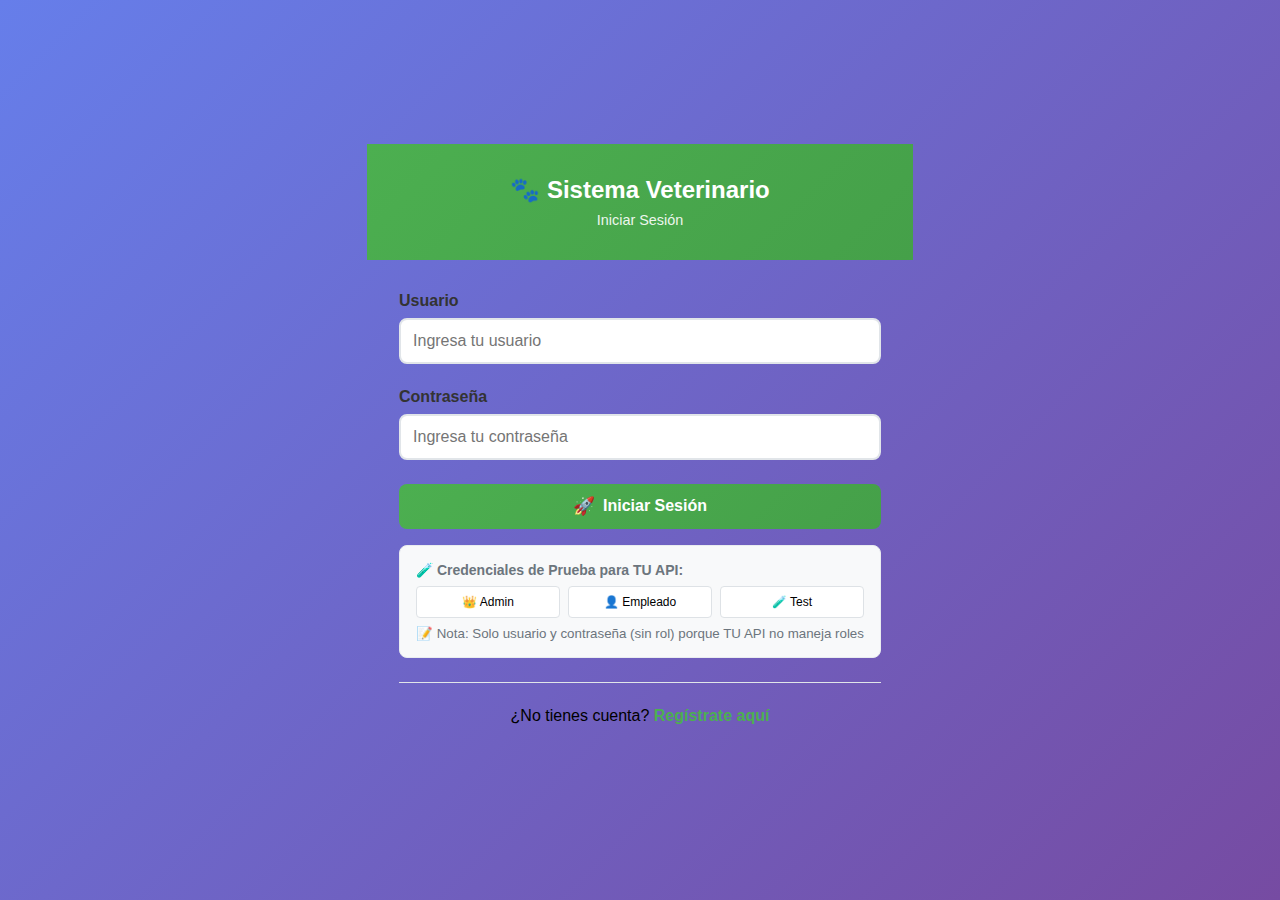
<file: pages/login.html>
<!DOCTYPE html>
<html lang="es">
<head>
    <meta charset="UTF-8">
    <meta name="viewport" content="width=device-width, initial-scale=1.0">
    <title>Login - Sistema Veterinario</title>
    <link rel="stylesheet" href="../assets/css/login.css">
</head>
<body>
    <div class="login-container">
        <div class="login-header">
            <h1>🐾 Sistema Veterinario</h1>
            <p>Iniciar Sesión</p>
        </div>
        
        <div class="login-form">
            <div id="authMessage" class="message"></div>
            
            <form id="loginForm">
                <div class="form-group">
                    <label for="loginUsername">Usuario</label>
                    <input 
                        type="text" 
                        id="loginUsername" 
                        name="username" 
                        class="form-control" 
                        placeholder="Ingresa tu usuario"
                        required
                        autocomplete="username"
                    >
                </div>
                
                <div class="form-group">
                    <label for="loginPassword">Contraseña</label>
                    <input 
                        type="password" 
                        id="loginPassword" 
                        name="password" 
                        class="form-control" 
                        placeholder="Ingresa tu contraseña"
                        required
                        autocomplete="current-password"
                    >
                </div>
                
                <button type="submit" class="btn">
                    <span class="btn-icon">🚀</span>
                    Iniciar Sesión
                </button>
            </form>
            
            <div class="register-link">
                <p>¿No tienes cuenta? <a href="register.html">Regístrate aquí</a></p>
            </div>
        </div>
        
       
    </div>

    <!-- Scripts -->
    <script src="../assets/js/global-api.js"></script>
    <script src="../assets/js/login.js"></script>
</body>
</html>
</file>
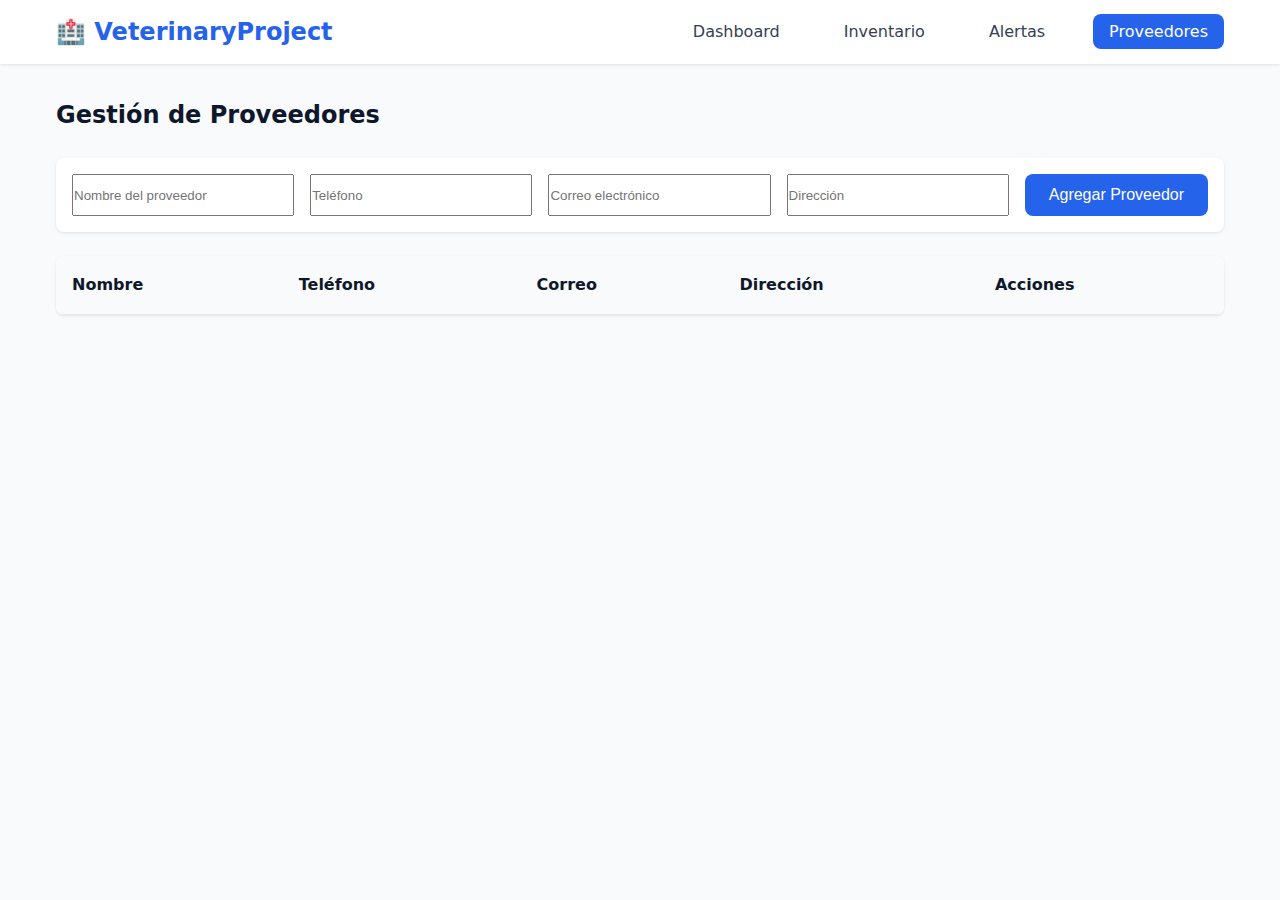
<file: pages/Proveedores.html>
<!DOCTYPE html>
<html lang="es">
<head>
  <meta charset="UTF-8" />
  <meta name="viewport" content="width=device-width, initial-scale=1.0"/>
  <title>Proveedores - VeterinaryProject</title>
  <link rel="stylesheet" href="../assets/css/styles.css" />
</head>
<body>
  <header class="header">
    <div class="header-content">
      <div class="logo"><h1>🏥 VeterinaryProject</h1></div>
      <nav>
        <ul class="nav-list">
          <li><a href="dashboard.html" class="nav-link">Dashboard</a></li>
          <li><a href="inventory.html" class="nav-link">Inventario</a></li>
          <li><a href="alerts.html" class="nav-link">Alertas</a></li>
          <li><a href="proveedores.html" class="nav-link active">Proveedores</a></li>
        </ul>
      </nav>
    </div>
  </header>

  <main class="main-content">
    <section class="section active">
      <div class="section-header">
        <h2>Gestión de Proveedores</h2>
      </div>

   <form id="formProveedor" class="filters">
  <input type="text" id="nombre" placeholder="Nombre del proveedor" required />
  <input type="text" id="telefono" placeholder="Teléfono" required />
  <input type="email" id="correo" placeholder="Correo electrónico" required />
  <input type="text" id="direccion" placeholder="Dirección" required />
  <button type="submit" class="btn btn-primary">Agregar Proveedor</button>
</form>


      <div class="table-container mt-4">
        <table class="table">
          <thead>
            <tr>
              <th>Nombre</th>
              <th>Teléfono</th>
              <th>Correo</th>
              <th>Dirección</th>
              <th>Acciones</th>
            </tr>
          </thead>
          <tbody id="tablaProveedores">
            <!-- Contenido dinámico -->
          </tbody>
        </table>
      </div>
    </section>
  </main>

  <script src="../assets/js/proveedor.js"></script>
</body>
</html>
</file>
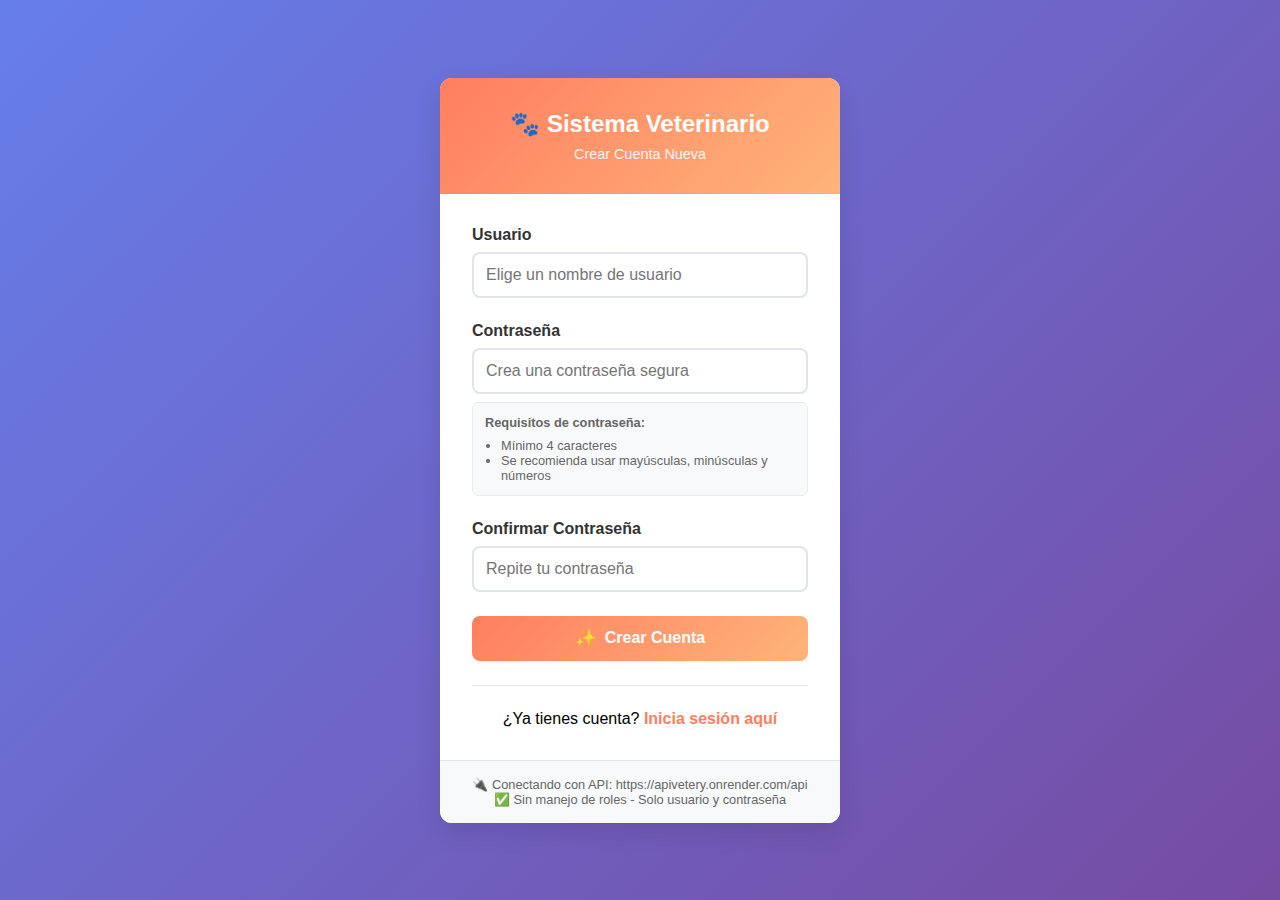
<file: pages/register.html>
<!DOCTYPE html>
<html lang="es">
<head>
    <meta charset="UTF-8">
    <meta name="viewport" content="width=device-width, initial-scale=1.0">
    <title>Registro - Sistema Veterinario</title>
    <style>
        * {
            margin: 0;
            padding: 0;
            box-sizing: border-box;
        }

        body {
            font-family: -apple-system, BlinkMacSystemFont, 'Segoe UI', Roboto, sans-serif;
            background: linear-gradient(135deg, #667eea 0%, #764ba2 100%);
            min-height: 100vh;
            display: flex;
            align-items: center;
            justify-content: center;
            padding: 1rem;
        }

        .register-container {
            background: white;
            border-radius: 12px;
            box-shadow: 0 10px 25px rgba(0, 0, 0, 0.1);
            overflow: hidden;
            width: 100%;
            max-width: 400px;
        }

        .register-header {
            background: linear-gradient(135deg, #ff7e5f, #feb47b);
            color: white;
            padding: 2rem;
            text-align: center;
        }

        .register-header h1 {
            font-size: 1.5rem;
            margin-bottom: 0.5rem;
        }

        .register-header p {
            opacity: 0.9;
            font-size: 0.9rem;
        }

        .register-form {
            padding: 2rem;
        }

        .form-group {
            margin-bottom: 1.5rem;
        }

        .form-group label {
            display: block;
            margin-bottom: 0.5rem;
            font-weight: 600;
            color: #333;
        }

        .form-control {
            width: 100%;
            padding: 0.75rem;
            border: 2px solid #e1e5e9;
            border-radius: 8px;
            font-size: 1rem;
            transition: border-color 0.3s ease;
        }

        .form-control:focus {
            outline: none;
            border-color: #ff7e5f;
            box-shadow: 0 0 0 3px rgba(255, 126, 95, 0.1);
        }

        .btn {
            width: 100%;
            padding: 0.75rem;
            background: linear-gradient(135deg, #ff7e5f, #feb47b);
            color: white;
            border: none;
            border-radius: 8px;
            font-size: 1rem;
            font-weight: 600;
            cursor: pointer;
            transition: all 0.3s ease;
            display: flex;
            align-items: center;
            justify-content: center;
            gap: 0.5rem;
        }

        .btn:hover:not(:disabled) {
            transform: translateY(-2px);
            box-shadow: 0 4px 12px rgba(255, 126, 95, 0.3);
        }

        .btn:disabled {
            opacity: 0.6;
            cursor: not-allowed;
            transform: none;
        }

        .btn-icon {
            font-size: 1.1rem;
        }

        .message {
            padding: 0.75rem;
            border-radius: 6px;
            margin-bottom: 1rem;
            font-weight: 500;
            display: none;
        }

        .message.success {
            background: #d4edda;
            color: #155724;
            border: 1px solid #c3e6cb;
        }

        .message.error {
            background: #f8d7da;
            color: #721c24;
            border: 1px solid #f5c6cb;
        }

        .message.info {
            background: #d1ecf1;
            color: #0c5460;
            border: 1px solid #bee5eb;
        }

        .login-link {
            text-align: center;
            margin-top: 1.5rem;
            padding-top: 1.5rem;
            border-top: 1px solid #e1e5e9;
        }

        .login-link a {
            color: #ff7e5f;
            text-decoration: none;
            font-weight: 600;
        }

        .login-link a:hover {
            text-decoration: underline;
        }

        .password-requirements {
            background: #f8f9fa;
            border: 1px solid #e9ecef;
            border-radius: 6px;
            padding: 0.75rem;
            margin-top: 0.5rem;
            font-size: 0.8rem;
            color: #666;
        }

        .password-requirements ul {
            margin: 0.5rem 0 0 1rem;
        }

        .api-info {
            text-align: center;
            padding: 1rem;
            background: #f8f9fa;
            border-top: 1px solid #e1e5e9;
            font-size: 0.8rem;
            color: #666;
        }

        @media (max-width: 480px) {
            .register-header {
                padding: 1.5rem;
            }
            
            .register-form {
                padding: 1.5rem;
            }
        }
    </style>
</head>
<body>
    <div class="register-container">
        <div class="register-header">
            <h1>🐾 Sistema Veterinario</h1>
            <p>Crear Cuenta Nueva</p>
        </div>
        
        <div class="register-form">
            <div id="authMessage" class="message"></div>
            
            <form id="registerForm">
                <div class="form-group">
                    <label for="registerUsername">Usuario</label>
                    <input 
                        type="text" 
                        id="registerUsername" 
                        name="username" 
                        class="form-control" 
                        placeholder="Elige un nombre de usuario"
                        required
                        autocomplete="username"
                        minlength="3"
                        pattern="[a-zA-Z0-9_]+"
                        title="Solo letras, números y guiones bajos"
                    >
                </div>
                
                <div class="form-group">
                    <label for="registerPassword">Contraseña</label>
                    <input 
                        type="password" 
                        id="registerPassword" 
                        name="password" 
                        class="form-control" 
                        placeholder="Crea una contraseña segura"
                        required
                        autocomplete="new-password"
                        minlength="4"
                    >
                    <div class="password-requirements">
                        <strong>Requisitos de contraseña:</strong>
                        <ul>
                            <li>Mínimo 4 caracteres</li>
                            <li>Se recomienda usar mayúsculas, minúsculas y números</li>
                        </ul>
                    </div>
                </div>
                
                <div class="form-group">
                    <label for="registerPasswordConfirm">Confirmar Contraseña</label>
                    <input 
                        type="password" 
                        id="registerPasswordConfirm" 
                        name="passwordConfirm" 
                        class="form-control" 
                        placeholder="Repite tu contraseña"
                        required
                        autocomplete="new-password"
                    >
                </div>
                
                <button type="submit" class="btn">
                    <span class="btn-icon">✨</span>
                    Crear Cuenta
                </button>
            </form>
            
            <div class="login-link">
                <p>¿Ya tienes cuenta? <a href="login.html">Inicia sesión aquí</a></p>
            </div>
        </div>
        
        <div class="api-info">
            🔌 Conectando con API: https://apivetery.onrender.com/api<br>
            ✅ Sin manejo de roles - Solo usuario y contraseña
        </div>
    </div>

    <!-- Scripts -->
   <script src="../assets/js/global-api.js"></script>
    <script src="../assets/js/login.js"></script>
</body>
</html>
</file>
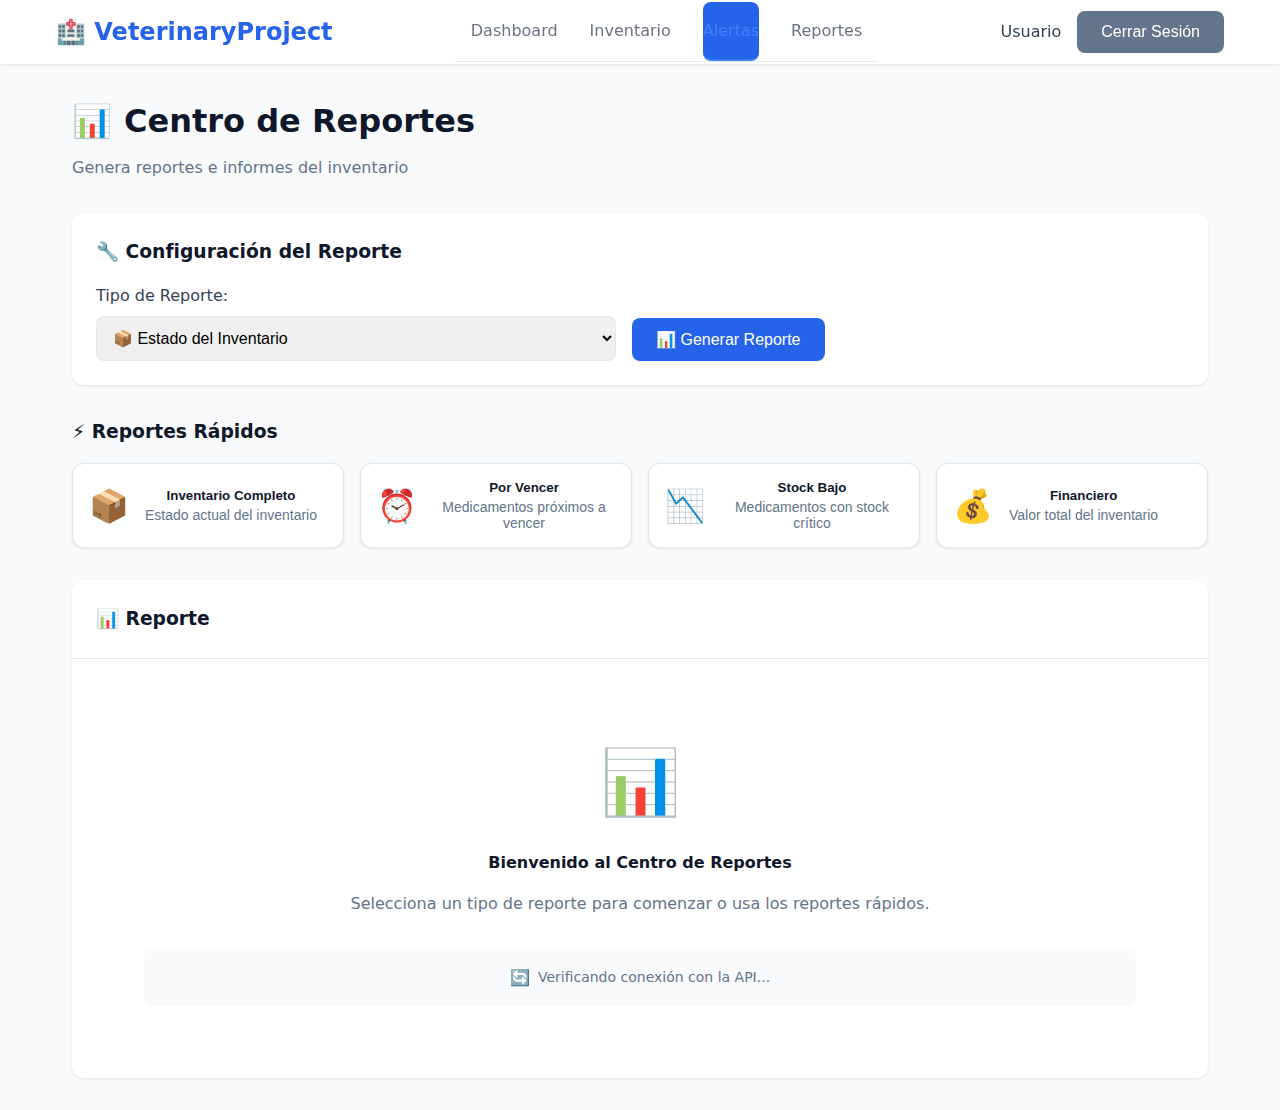
<file: pages/reports.html>
<!DOCTYPE html>
<html lang="es">
<head>
    <meta charset="UTF-8">
    <meta name="viewport" content="width=device-width, initial-scale=1.0">
    <title>Reportes - VeterinaryProject</title>
    <link rel="stylesheet" href="../assets/css/styles.css">
    <link rel="stylesheet" href="../assets/css/components.css">
</head>
<body>
    <!-- Header -->
    <header class="header">
        <div class="header-content">
            <div class="logo">
                <h1>🏥 VeterinaryProject</h1>
            </div>
            <nav class="nav">
    <!-- Botón hamburguesa (solo móvil) -->
    <button class="nav-toggle" onclick="toggleMobileNav()">
        <span class="hamburger-line"></span>
        <span class="hamburger-line"></span>
        <span class="hamburger-line"></span>
    </button>
    
    <!-- Lista de navegación -->
    <ul class="nav-list" id="navList">
        <li><a href="dashboard.html" class="nav-link">Dashboard</a></li>
        <li><a href="inventory.html" class="nav-link">Inventario</a></li>
        <li><a href="alerts.html" class="nav-link active">Alertas</a></li>
        <li><a href="reports.html" class="nav-link">Reportes</a></li>
    </ul>
</nav>

            <div class="user-info">
                <span id="userName">Usuario</span>
                <button id="logoutBtn" class="btn btn-secondary">Cerrar Sesión</button>
            </div>
        </div>
    </header>

    <!-- Main Content -->
    <main class="main-content">
        <div class="container">
            <!-- Page Header -->
            <div class="page-header">
                <div class="page-title-section">
                    <h1 class="page-title">
                        <span class="page-icon">📊</span>
                        Centro de Reportes
                    </h1>
                    <p class="page-subtitle">Genera reportes e informes del inventario</p>
                </div>
            </div>

            <!-- Loading Indicator -->
            <div id="loadingIndicator" class="loading-indicator" style="display: none;">
                <div class="spinner"></div>
                <span>Cargando datos...</span>
            </div>

            <!-- Report Controls -->
            <div class="report-controls">
                <div class="controls-card">
                    <h3>🔧 Configuración del Reporte</h3>
                    <div class="controls-grid">
                        <div class="control-group">
                            <label for="reportType">Tipo de Reporte:</label>
                            <select id="reportType" class="control-select">
                                <option value="inventory">📦 Estado del Inventario</option>
                                <option value="expiry">⏰ Medicamentos por Vencer</option>
                                <option value="lowstock">📉 Stock Bajo</option>
                                <option value="consumption">📈 Reporte de Consumo</option>
                                <option value="financial">💰 Reporte Financiero</option>
                                <option value="mostused">🏆 Más Utilizados</option>
                            </select>
                        </div>
                        <div class="control-group" id="dateFromGroup" style="display: none;">
                            <label for="dateFrom">Desde:</label>
                            <input type="date" id="dateFrom" class="control-input">
                        </div>
                        <div class="control-group" id="dateToGroup" style="display: none;">
                            <label for="dateTo">Hasta:</label>
                            <input type="date" id="dateTo" class="control-input">
                        </div>
                        <div class="control-group">
                            <button id="generateBtn" class="btn btn-primary">📊 Generar Reporte</button>
                        </div>
                    </div>
                </div>
            </div>

            <!-- Quick Reports -->
            <div class="quick-reports">
                <h3>⚡ Reportes Rápidos</h3>
                <div class="quick-grid">
                    <button class="quick-report-btn" onclick="reportsPage.quickReport('inventory')">
                        <div class="quick-icon">📦</div>
                        <div class="quick-content">
                            <h4>Inventario Completo</h4>
                            <p>Estado actual del inventario</p>
                        </div>
                    </button>
                    <button class="quick-report-btn" onclick="reportsPage.quickReport('expiry')">
                        <div class="quick-icon">⏰</div>
                        <div class="quick-content">
                            <h4>Por Vencer</h4>
                            <p>Medicamentos próximos a vencer</p>
                        </div>
                    </button>
                    <button class="quick-report-btn" onclick="reportsPage.quickReport('lowstock')">
                        <div class="quick-icon">📉</div>
                        <div class="quick-content">
                            <h4>Stock Bajo</h4>
                            <p>Medicamentos con stock crítico</p>
                        </div>
                    </button>
                    <button class="quick-report-btn" onclick="reportsPage.quickReport('financial')">
                        <div class="quick-icon">💰</div>
                        <div class="quick-content">
                            <h4>Financiero</h4>
                            <p>Valor total del inventario</p>
                        </div>
                    </button>
                </div>
            </div>

            <!-- Report Content -->
            <div class="report-section">
                <div class="report-header">
                    <h3 id="reportTitle">📊 Reporte</h3>
                    <div class="report-actions">
                        <button id="exportBtn" class="btn btn-secondary" style="display: none;">📄 Exportar CSV</button>
                        <button id="printBtn" class="btn btn-secondary" style="display: none;">🖨️ Imprimir</button>
                    </div>
                </div>
                <div id="reportContent" class="report-content">
                    <div class="welcome-report">
                        <div class="welcome-icon">📊</div>
                        <h4>Bienvenido al Centro de Reportes</h4>
                        <p>Selecciona un tipo de reporte para comenzar o usa los reportes rápidos.</p>
                        <div class="api-status" id="apiStatus">
                            <span class="status-indicator">🔄</span>
                            <span>Verificando conexión con la API...</span>
                        </div>
                    </div>
                </div>
            </div>
        </div>
    </main>

   <script src="../assets/js/global-api.js"></script>
<script src="../assets/js/reports.js"></script>

    <style>
        /* Loading Indicator */
        .loading-indicator {
            position: fixed;
            top: 50%;
            left: 50%;
            transform: translate(-50%, -50%);
            background: rgba(255, 255, 255, 0.95);
            padding: 2rem;
            border-radius: 12px;
            box-shadow: 0 4px 20px rgba(0, 0, 0, 0.15);
            z-index: 9999;
            display: flex;
            align-items: center;
            gap: 1rem;
            font-weight: 500;
            color: var(--dark-color);
        }
.nav {
    position: relative;
    background: white;
    border-bottom: 1px solid #e5e7eb;
    padding: 0 1rem;
}

/* Botón hamburguesa */
.nav-toggle {
    display: none;
    flex-direction: column;
    gap: 4px;
    background: none;
    border: none;
    cursor: pointer;
    padding: 8px;
    position: absolute;
    top: 50%;
    right: 1rem;
    transform: translateY(-50%);
}

.hamburger-line {
    width: 25px;
    height: 3px;
    background: #374151;
    border-radius: 2px;
    transition: 0.3s;
}

/* Lista de navegación */
.nav-list {
    display: flex;
    list-style: none;
    margin: 0;
    padding: 0;
    gap: 2rem;
}

.nav-link {
    display: block;
    padding: 1rem 0;
    text-decoration: none;
    color: #6b7280;
    font-weight: 500;
    transition: color 0.2s;
    border-bottom: 2px solid transparent;
}

.nav-link:hover {
    color: #3b82f6;
}

.nav-link.active {
    color: #3b82f6;
    border-bottom-color: #3b82f6;
}
        /* Main Content */
        .main-content { 
            padding: 2rem; 
            background: var(--light-color); 
            min-height: calc(100vh - 64px);
        }
        
        .page-header { 
            margin-bottom: 2rem; 
        }
        
        .page-title { 
            font-size: 2rem; 
            display: flex; 
            align-items: center; 
            gap: 0.75rem; 
            margin: 0; 
            color: var(--dark-color);
        }
        
        .page-subtitle { 
            color: var(--text-light); 
            margin: 0.5rem 0 0 0; 
        }
        
        /* Report Controls */
        .report-controls { 
            margin-bottom: 2rem; 
        }
        
        .controls-card { 
            background: white; 
            padding: 1.5rem; 
            border-radius: 12px; 
            box-shadow: var(--shadow); 
        }
        
        .controls-card h3 {
            margin: 0 0 1rem 0;
            color: var(--dark-color);
        }
        
        .controls-grid { 
            display: grid; 
            grid-template-columns: 2fr 1fr 1fr auto; 
            gap: 1rem; 
            align-items: end; 
        }
        
        .control-group label { 
            display: block; 
            margin-bottom: 0.5rem; 
            font-weight: 500; 
            color: var(--text-color);
        }
        
        .control-select, .control-input { 
            width: 100%; 
            padding: 0.75rem; 
            border: 1px solid var(--border-color); 
            border-radius: 8px; 
            font-size: 1rem;
            transition: border-color 0.2s;
        }
        
        .control-select:focus, .control-input:focus {
            outline: none;
            border-color: var(--primary-color);
        }
        
        /* Quick Reports */
        .quick-reports { 
            margin-bottom: 2rem; 
        }
        
        .quick-reports h3 {
            margin: 0 0 1rem 0;
            color: var(--dark-color);
        }
        
        .quick-grid { 
            display: grid; 
            grid-template-columns: repeat(auto-fit, minmax(200px, 1fr)); 
            gap: 1rem; 
        }
        
        .quick-report-btn { 
            background: white; 
            border: 1px solid var(--border-color); 
            border-radius: 12px; 
            padding: 1rem; 
            cursor: pointer; 
            display: flex; 
            align-items: center; 
            gap: 1rem; 
            transition: all 0.2s; 
            box-shadow: var(--shadow); 
        }
        
        .quick-report-btn:hover { 
            border-color: var(--primary-color); 
            transform: translateY(-2px); 
            box-shadow: var(--shadow-lg); 
        }
        
        .quick-icon { 
            font-size: 2rem; 
        }
        
        .quick-content h4 { 
            margin: 0 0 0.25rem 0; 
            color: var(--dark-color);
        }
        
        .quick-content p { 
            margin: 0; 
            color: var(--text-light); 
            font-size: 0.875rem; 
        }
        
        /* Report Section */
        .report-section { 
            background: white; 
            border-radius: 12px; 
            overflow: hidden; 
            box-shadow: var(--shadow); 
        }
        
        .report-header { 
            padding: 1.5rem; 
            border-bottom: 1px solid var(--border-color); 
            display: flex; 
            justify-content: space-between; 
            align-items: center; 
        }
        
        .report-header h3 {
            margin: 0;
            color: var(--dark-color);
        }
        
        .report-actions { 
            display: flex; 
            gap: 1rem; 
        }
        
        .report-content { 
            padding: 1.5rem; 
            min-height: 400px; 
        }
        
        /* Welcome/Loading States */
        .welcome-report { 
            text-align: center; 
            padding: 3rem; 
            color: var(--text-light); 
        }
        
        .welcome-icon { 
            font-size: 4rem; 
            margin-bottom: 1rem; 
        }
        
        .welcome-report h4 {
            color: var(--dark-color);
            margin: 0 0 1rem 0;
        }
        
        .api-status {
            margin-top: 2rem;
            padding: 1rem;
            background: var(--light-color);
            border-radius: 8px;
            display: flex;
            align-items: center;
            justify-content: center;
            gap: 0.5rem;
            font-size: 0.875rem;
        }
        
        .status-indicator {
            font-size: 1rem;
        }
        
        .loading-state { 
            text-align: center; 
            padding: 3rem; 
        }
        
        .placeholder-report { 
            text-align: center; 
            padding: 3rem; 
            color: var(--text-light); 
        }
        
        .placeholder-icon { 
            font-size: 4rem; 
            margin-bottom: 1rem; 
        }
        
        /* Report Content */
        .report-summary { 
            margin-bottom: 2rem; 
        }
        
        .summary-stats { 
            display: grid; 
            grid-template-columns: repeat(auto-fit, minmax(150px, 1fr)); 
            gap: 1rem; 
        }
        
        .stat-item { 
            text-align: center; 
            padding: 1rem; 
            background: var(--light-color); 
            border-radius: 8px; 
            border-left: 4px solid var(--primary-color);
        }
        
        .stat-item.success { 
            border-left-color: var(--success-color); 
        }
        
        .stat-item.warning { 
            border-left-color: var(--warning-color); 
        }
        
        .stat-item.danger { 
            border-left-color: var(--danger-color); 
        }
        
        .stat-number { 
            font-size: 1.5rem; 
            font-weight: 700; 
            display: block; 
            color: var(--dark-color);
        }
        
        .stat-label { 
            font-size: 0.875rem; 
            color: var(--text-light); 
        }
        
        /* Report Tables */
        .report-table { 
            margin-bottom: 2rem; 
        }
        
        .report-table h4 { 
            margin-bottom: 1rem; 
            color: var(--dark-color);
        }
        
        .table-danger { 
            background: rgba(239, 68, 68, 0.1); 
        }
        
        .table-warning { 
            background: rgba(251, 191, 36, 0.1); 
        }
        
        .empty-state {
            text-align: center;
            padding: 2rem;
            color: var(--text-light);
        }
        
        /* Spinner */
        .spinner { 
            width: 40px; 
            height: 40px; 
            border: 4px solid var(--border-color); 
            border-top: 4px solid var(--primary-color); 
            border-radius: 50%; 
            animation: spin 1s linear infinite; 
            margin: 0 auto 1rem; 
        }
        
        @keyframes spin { 
            0% { transform: rotate(0deg); } 
            100% { transform: rotate(360deg); } 
        }
        
        /* Responsive */
        @media (max-width: 1024px) {
            .controls-grid { 
                grid-template-columns: 1fr 1fr; 
            }
        }
        
        @media (max-width: 768px) {
            .main-content { 
                padding: 1rem; 
            }
            
            .controls-grid { 
                grid-template-columns: 1fr; 
            }
            
            .quick-grid { 
                grid-template-columns: 1fr; 
            }
            
            .report-header {
                flex-direction: column;
                gap: 1rem;
                align-items: stretch;
            }
            
            .report-actions {
                justify-content: center;
            }
        }
        
        /* Print Styles */
        @media print {
            .report-header,
            .report-controls,
            .quick-reports {
                display: none;
            }
            
            .report-content {
                padding: 0;
            }
            
            .summary-stats {
                grid-template-columns: repeat(2, 1fr);
            }
        }
    </style>
</body>
</html>
</file>
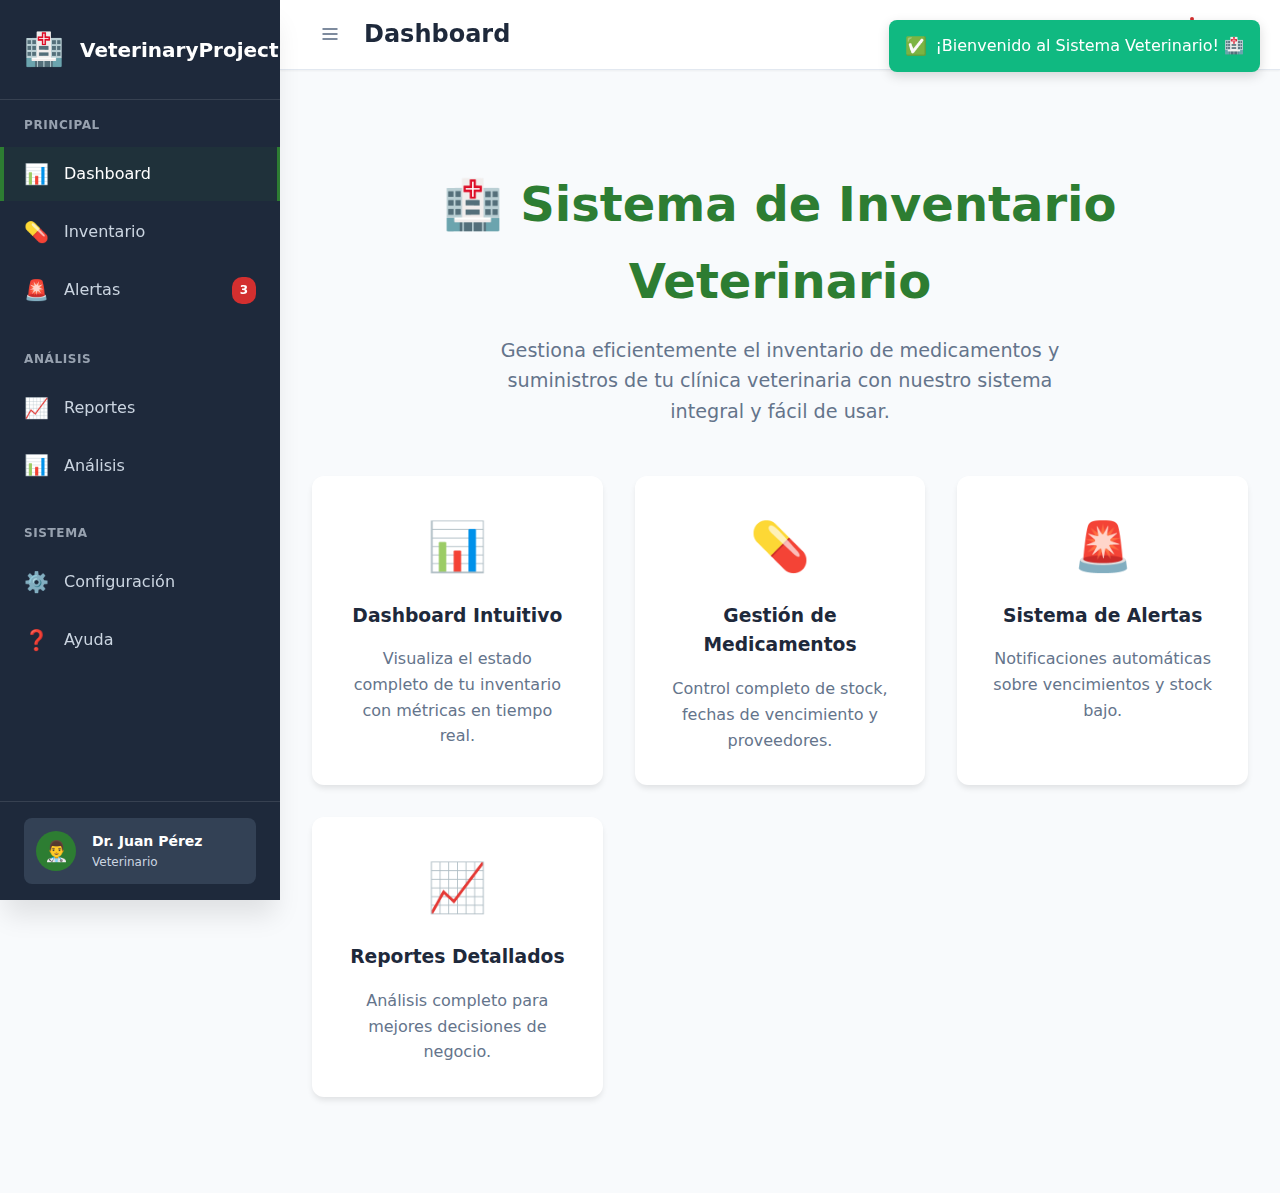
<file: pages/Sidebar.html>
<!DOCTYPE html>
<html lang="es">
<head>
    <meta charset="UTF-8">
    <meta name="viewport" content="width=device-width, initial-scale=1.0">
    <title>VeterinaryProject - Sistema con Sidebar</title>
    <style>
        /* ========== VARIABLES CSS VETERINARIAS ========== */
        :root {
            /* Colores principales */
            --vet-primary: #2d7d32;
            --vet-primary-light: #e8f5e8;
            --vet-primary-dark: #1b5e20;
            --vet-secondary: #1976d2;
            --vet-secondary-light: #e3f2fd;
            
            /* Colores de estado médicos */
            --vet-success: #388e3c;
            --vet-warning: #f57c00;
            --vet-danger: #d32f2f;
            --vet-info: #1976d2;
            
            /* Sidebar colors */
            --sidebar-bg: #1e293b;
            --sidebar-bg-light: #334155;
            --sidebar-text: #cbd5e1;
            --sidebar-text-active: #ffffff;
            --sidebar-border: #374151;
            --sidebar-hover: #475569;
            --sidebar-active: var(--vet-primary);
            
            /* Layout */
            --sidebar-width: 280px;
            --sidebar-width-collapsed: 70px;
            --topbar-height: 70px;
            
            /* Fondos y textos */
            --bg-primary: #ffffff;
            --bg-secondary: #f8fafc;
            --text-primary: #1e293b;
            --text-secondary: #64748b;
            
            /* Sombras y efectos */
            --shadow-sm: 0 1px 2px 0 rgba(0, 0, 0, 0.05);
            --shadow-md: 0 4px 6px -1px rgba(0, 0, 0, 0.1);
            --shadow-lg: 0 10px 15px -3px rgba(0, 0, 0, 0.1);
            --shadow-xl: 0 20px 25px -5px rgba(0, 0, 0, 0.1);
            
            /* Transiciones */
            --transition-fast: 0.15s ease-in-out;
            --transition-normal: 0.3s ease-in-out;
            --transition-slow: 0.5s ease-in-out;
            
            /* Border radius */
            --radius-sm: 6px;
            --radius-md: 8px;
            --radius-lg: 12px;
            --radius-xl: 16px;
        }

        /* ========== RESET Y BASE ========== */
        * {
            margin: 0;
            padding: 0;
            box-sizing: border-box;
        }

        body {
            font-family: 'Segoe UI', system-ui, -apple-system, sans-serif;
            background-color: var(--bg-secondary);
            color: var(--text-primary);
            line-height: 1.6;
            overflow-x: hidden;
        }

        /* ========== LAYOUT PRINCIPAL ========== */
        .app-layout {
            display: flex;
            min-height: 100vh;
            position: relative;
        }

        /* ========== SIDEBAR ========== */
        .sidebar {
            position: fixed;
            left: 0;
            top: 0;
            width: var(--sidebar-width);
            height: 100vh;
            background: var(--sidebar-bg);
            color: var(--sidebar-text);
            transform: translateX(0);
            transition: all var(--transition-normal);
            z-index: 1000;
            overflow-y: auto;
            overflow-x: hidden;
            box-shadow: var(--shadow-xl);
        }

        .sidebar.collapsed {
            width: var(--sidebar-width-collapsed);
        }

        .sidebar.mobile-hidden {
            transform: translateX(-100%);
        }

        /* ========== SIDEBAR HEADER ========== */
        .sidebar-header {
            padding: 1.5rem;
            border-bottom: 1px solid var(--sidebar-border);
            display: flex;
            align-items: center;
            gap: 1rem;
            min-height: var(--topbar-height);
        }

        .sidebar-logo {
            font-size: 2rem;
            flex-shrink: 0;
        }

        .sidebar-title {
            font-size: 1.25rem;
            font-weight: 700;
            color: var(--sidebar-text-active);
            white-space: nowrap;
            opacity: 1;
            transition: opacity var(--transition-normal);
        }

        .sidebar.collapsed .sidebar-title {
            opacity: 0;
            width: 0;
            overflow: hidden;
        }

        /* ========== SIDEBAR NAVIGATION ========== */
        .sidebar-nav {
            padding: 1rem 0;
        }

        .nav-section {
            margin-bottom: 2rem;
        }

        .nav-section-title {
            padding: 0 1.5rem 0.5rem;
            font-size: 0.75rem;
            font-weight: 600;
            text-transform: uppercase;
            letter-spacing: 0.05em;
            color: var(--sidebar-text);
            opacity: 0.7;
            transition: opacity var(--transition-normal);
        }

        .sidebar.collapsed .nav-section-title {
            opacity: 0;
            height: 0;
            padding: 0;
            margin: 0;
            overflow: hidden;
        }

        .nav-list {
            list-style: none;
        }

        .nav-item {
            margin: 0.25rem 0;
        }

        .nav-link {
            display: flex;
            align-items: center;
            gap: 1rem;
            padding: 0.875rem 1.5rem;
            color: var(--sidebar-text);
            text-decoration: none;
            transition: all var(--transition-fast);
            border-radius: 0;
            position: relative;
            overflow: hidden;
        }

        .nav-link::before {
            content: '';
            position: absolute;
            left: 0;
            top: 0;
            bottom: 0;
            width: 4px;
            background: var(--sidebar-active);
            transform: scaleY(0);
            transition: transform var(--transition-fast);
        }

        .nav-link:hover {
            background: var(--sidebar-hover);
            color: var(--sidebar-text-active);
        }

        .nav-link.active {
            background: rgba(45, 125, 50, 0.1);
            color: var(--sidebar-text-active);
            border-right: 3px solid var(--sidebar-active);
        }

        .nav-link.active::before {
            transform: scaleY(1);
        }

        .nav-icon {
            font-size: 1.25rem;
            flex-shrink: 0;
            width: 24px;
            height: 24px;
            display: flex;
            align-items: center;
            justify-content: center;
        }

        .nav-text {
            font-weight: 500;
            white-space: nowrap;
            opacity: 1;
            transition: opacity var(--transition-normal);
        }

        .sidebar.collapsed .nav-text {
            opacity: 0;
            width: 0;
            overflow: hidden;
        }

        /* Badge para notificaciones */
        .nav-badge {
            background: var(--vet-danger);
            color: white;
            font-size: 0.75rem;
            font-weight: 600;
            padding: 0.25rem 0.5rem;
            border-radius: 10px;
            margin-left: auto;
            min-width: 20px;
            text-align: center;
            transition: opacity var(--transition-normal);
        }

        .sidebar.collapsed .nav-badge {
            opacity: 0;
            width: 0;
            overflow: hidden;
        }

        /* ========== SIDEBAR FOOTER ========== */
        .sidebar-footer {
            position: absolute;
            bottom: 0;
            left: 0;
            right: 0;
            padding: 1rem 1.5rem;
            border-top: 1px solid var(--sidebar-border);
        }

        .user-profile {
            display: flex;
            align-items: center;
            gap: 1rem;
            padding: 0.75rem;
            background: var(--sidebar-bg-light);
            border-radius: var(--radius-md);
            transition: all var(--transition-fast);
            cursor: pointer;
        }

        .user-profile:hover {
            background: var(--sidebar-hover);
        }

        .user-avatar {
            width: 40px;
            height: 40px;
            background: var(--vet-primary);
            border-radius: 50%;
            display: flex;
            align-items: center;
            justify-content: center;
            font-size: 1.25rem;
            flex-shrink: 0;
        }

        .user-info {
            flex: 1;
            min-width: 0;
            opacity: 1;
            transition: opacity var(--transition-normal);
        }

        .sidebar.collapsed .user-info {
            opacity: 0;
            width: 0;
            overflow: hidden;
        }

        .user-name {
            font-weight: 600;
            color: var(--sidebar-text-active);
            font-size: 0.875rem;
            white-space: nowrap;
            overflow: hidden;
            text-overflow: ellipsis;
        }

        .user-role {
            font-size: 0.75rem;
            color: var(--sidebar-text);
            white-space: nowrap;
            overflow: hidden;
            text-overflow: ellipsis;
        }

        /* ========== MAIN CONTENT ========== */
        .main-content {
            flex: 1;
            margin-left: var(--sidebar-width);
            transition: margin-left var(--transition-normal);
            min-height: 100vh;
            display: flex;
            flex-direction: column;
        }

        .sidebar.collapsed + .main-content {
            margin-left: var(--sidebar-width-collapsed);
        }

        /* ========== TOPBAR ========== */
        .topbar {
            height: var(--topbar-height);
            background: var(--bg-primary);
            border-bottom: 1px solid #e2e8f0;
            display: flex;
            align-items: center;
            justify-content: space-between;
            padding: 0 2rem;
            box-shadow: var(--shadow-sm);
            position: sticky;
            top: 0;
            z-index: 100;
        }

        .topbar-left {
            display: flex;
            align-items: center;
            gap: 1rem;
        }

        .sidebar-toggle {
            background: none;
            border: none;
            cursor: pointer;
            padding: 0.5rem;
            border-radius: var(--radius-md);
            color: var(--text-secondary);
            transition: all var(--transition-fast);
            display: flex;
            align-items: center;
            justify-content: center;
        }

        .sidebar-toggle:hover {
            background: var(--bg-secondary);
            color: var(--text-primary);
        }

        .page-title {
            font-size: 1.5rem;
            font-weight: 700;
            color: var(--text-primary);
        }

        .topbar-right {
            display: flex;
            align-items: center;
            gap: 1rem;
        }

        .topbar-btn {
            background: none;
            border: none;
            cursor: pointer;
            padding: 0.5rem;
            border-radius: var(--radius-md);
            color: var(--text-secondary);
            transition: all var(--transition-fast);
            position: relative;
        }

        .topbar-btn:hover {
            background: var(--bg-secondary);
            color: var(--text-primary);
        }

        .notification-badge {
            position: absolute;
            top: 0;
            right: 0;
            width: 8px;
            height: 8px;
            background: var(--vet-danger);
            border-radius: 50%;
            border: 2px solid var(--bg-primary);
        }

        /* ========== CONTENT AREA ========== */
        .content-area {
            flex: 1;
            padding: 2rem;
            overflow-y: auto;
        }

        /* ========== RESPONSIVE DESIGN ========== */
        @media (max-width: 768px) {
            .sidebar {
                transform: translateX(-100%);
            }

            .sidebar.mobile-open {
                transform: translateX(0);
            }

            .main-content {
                margin-left: 0;
            }

            .topbar {
                padding: 0 1rem;
            }

            .content-area {
                padding: 1rem;
            }

            /* Overlay para móvil */
            .sidebar-overlay {
                position: fixed;
                top: 0;
                left: 0;
                right: 0;
                bottom: 0;
                background: rgba(0, 0, 0, 0.5);
                z-index: 999;
                opacity: 0;
                visibility: hidden;
                transition: all var(--transition-normal);
            }

            .sidebar-overlay.active {
                opacity: 1;
                visibility: visible;
            }
        }

        @media (max-width: 480px) {
            .sidebar {
                width: 100%;
            }

            .topbar {
                padding: 0 0.75rem;
            }

            .content-area {
                padding: 0.75rem;
            }

            .page-title {
                font-size: 1.25rem;
            }
        }

        /* ========== SCROLLBAR PERSONALIZADO ========== */
        .sidebar::-webkit-scrollbar {
            width: 6px;
        }

        .sidebar::-webkit-scrollbar-track {
            background: var(--sidebar-bg);
        }

        .sidebar::-webkit-scrollbar-thumb {
            background: var(--sidebar-border);
            border-radius: 3px;
        }

        .sidebar::-webkit-scrollbar-thumb:hover {
            background: var(--sidebar-hover);
        }

        /* ========== ANIMACIONES ========== */
        @keyframes slideIn {
            from {
                opacity: 0;
                transform: translateY(20px);
            }
            to {
                opacity: 1;
                transform: translateY(0);
            }
        }

        .content-area > * {
            animation: slideIn 0.4s ease-out;
        }

        /* ========== ESTADOS ESPECIALES ========== */
        .nav-link.loading {
            opacity: 0.6;
            pointer-events: none;
        }

        .nav-link.loading .nav-icon::after {
            content: "⏳";
            position: absolute;
            animation: spin 1s linear infinite;
        }

        @keyframes spin {
            from { transform: rotate(0deg); }
            to { transform: rotate(360deg); }
        }

        /* ========== TOOLTIPS PARA SIDEBAR COLAPSADO ========== */
        .sidebar.collapsed .nav-link {
            position: relative;
        }

        .sidebar.collapsed .nav-link::after {
            content: attr(data-tooltip);
            position: absolute;
            left: 100%;
            top: 50%;
            transform: translateY(-50%);
            background: var(--text-primary);
            color: var(--bg-primary);
            padding: 0.5rem 0.75rem;
            border-radius: var(--radius-md);
            font-size: 0.875rem;
            white-space: nowrap;
            opacity: 0;
            visibility: hidden;
            transition: all var(--transition-fast);
            margin-left: 1rem;
            z-index: 1001;
            box-shadow: var(--shadow-lg);
        }

        .sidebar.collapsed .nav-link:hover::after {
            opacity: 1;
            visibility: visible;
        }

        /* ========== MODO OSCURO (OPCIONAL) ========== */
        @media (prefers-color-scheme: dark) {
            :root {
                --bg-primary: #0f172a;
                --bg-secondary: #1e293b;
                --text-primary: #f1f5f9;
                --text-secondary: #94a3b8;
            }
        }

        /* ========== ACCESIBILIDAD ========== */
        @media (prefers-reduced-motion: reduce) {
            * {
                animation-duration: 0.01ms !important;
                animation-iteration-count: 1 !important;
                transition-duration: 0.01ms !important;
            }
        }

        .nav-link:focus,
        .sidebar-toggle:focus,
        .topbar-btn:focus {
            outline: 2px solid var(--vet-primary);
            outline-offset: 2px;
        }

        /* ========== PRINT STYLES ========== */
        @media print {
            .sidebar,
            .topbar {
                display: none;
            }

            .main-content {
                margin-left: 0;
            }
        }
    </style>
</head>
<body>
    <!-- Overlay para móvil -->
    <div class="sidebar-overlay" id="sidebarOverlay"></div>

    <!-- Layout principal -->
    <div class="app-layout">
        <!-- Sidebar -->
        <aside class="sidebar" id="sidebar">
            <!-- Header del sidebar -->
            <div class="sidebar-header">
                <div class="sidebar-logo">🏥</div>
                <div class="sidebar-title">VeterinaryProject</div>
            </div>

            <!-- Navegación -->
            <nav class="sidebar-nav">
                <!-- Sección Principal -->
                <div class="nav-section">
                    <div class="nav-section-title">Principal</div>
                    <ul class="nav-list">
                        <li class="nav-item">
                            <a href="pages/dashboard.html" class="nav-link active" data-tooltip="Dashboard" onclick="return handleNavigation(event, this)">
                                <span class="nav-icon">📊</span>
                                <span class="nav-text">Dashboard</span>
                            </a>
                        </li>
                        <li class="nav-item">
                            <a href="pages/inventory.html" class="nav-link" data-tooltip="Inventario" onclick="return handleNavigation(event, this)">
                                <span class="nav-icon">💊</span>
                                <span class="nav-text">Inventario</span>
                            </a>
                        </li>
                        <li class="nav-item">
                            <a href="pages/alerts.html" class="nav-link" data-tooltip="Alertas" onclick="return handleNavigation(event, this)">
                                <span class="nav-icon">🚨</span>
                                <span class="nav-text">Alertas</span>
                                <span class="nav-badge">3</span>
                            </a>
                        </li>
                    </ul>
                </div>

                <!-- Sección Reportes -->
                <div class="nav-section">
                    <div class="nav-section-title">Análisis</div>
                    <ul class="nav-list">
                        <li class="nav-item">
                            <a href="pages/reports.html" class="nav-link" data-tooltip="Reportes" onclick="return handleNavigation(event, this)">
                                <span class="nav-icon">📈</span>
                                <span class="nav-text">Reportes</span>
                            </a>
                        </li>
                        <li class="nav-item">
                            <a href="pages/analytics.html" class="nav-link" data-tooltip="Análisis" onclick="return handleNavigation(event, this)">
                                <span class="nav-icon">📊</span>
                                <span class="nav-text">Análisis</span>
                            </a>
                        </li>
                    </ul>
                </div>

                <!-- Sección Configuración -->
                <div class="nav-section">
                    <div class="nav-section-title">Sistema</div>
                    <ul class="nav-list">
                        <li class="nav-item">
                            <a href="pages/settings.html" class="nav-link" data-tooltip="Configuración" onclick="return handleNavigation(event, this)">
                                <span class="nav-icon">⚙️</span>
                                <span class="nav-text">Configuración</span>
                            </a>
                        </li>
                        <li class="nav-item">
                            <a href="pages/help.html" class="nav-link" data-tooltip="Ayuda" onclick="return handleNavigation(event, this)">
                                <span class="nav-icon">❓</span>
                                <span class="nav-text">Ayuda</span>
                            </a>
                        </li>
                    </ul>
                </div>
            </nav>

            <!-- Footer del sidebar -->
            <div class="sidebar-footer">
                <div class="user-profile" onclick="toggleUserMenu()">
                    <div class="user-avatar">👨‍⚕️</div>
                    <div class="user-info">
                        <div class="user-name">Dr. Juan Pérez</div>
                        <div class="user-role">Veterinario</div>
                    </div>
                </div>
            </div>
        </aside>

        <!-- Contenido principal -->
        <main class="main-content">
            <!-- Barra superior -->
            <header class="topbar">
                <div class="topbar-left">
                    <button class="sidebar-toggle" onclick="toggleSidebar()" aria-label="Toggle sidebar">
                        <svg width="20" height="20" viewBox="0 0 24 24" fill="none" stroke="currentColor" stroke-width="2">
                            <line x1="3" y1="6" x2="21" y2="6"></line>
                            <line x1="3" y1="12" x2="21" y2="12"></line>
                            <line x1="3" y1="18" x2="21" y2="18"></line>
                        </svg>
                    </button>
                    <h1 class="page-title">Dashboard</h1>
                </div>
                <div class="topbar-right">
                    <button class="topbar-btn" onclick="showNotifications()" aria-label="Notificaciones">
                        <svg width="20" height="20" viewBox="0 0 24 24" fill="none" stroke="currentColor" stroke-width="2">
                            <path d="M18 8A6 6 0 0 0 6 8c0 7-3 9-3 9h18s-3-2-3-9"></path>
                            <path d="M13.73 21a2 2 0 0 1-3.46 0"></path>
                        </svg>
                        <span class="notification-badge"></span>
                    </button>
                    <button class="topbar-btn" onclick="handleLogout()" aria-label="Cerrar sesión">
                        <svg width="20" height="20" viewBox="0 0 24 24" fill="none" stroke="currentColor" stroke-width="2">
                            <path d="M9 21H5a2 2 0 0 1-2-2V5a2 2 0 0 1 2-2h4"></path>
                            <polyline points="16,17 21,12 16,7"></polyline>
                            <line x1="21" y1="12" x2="9" y2="12"></line>
                        </svg>
                    </button>
                </div>
            </header>

            <!-- Área de contenido -->
            <div class="content-area">
                <!-- AQUÍ VA EL CONTENIDO DE CADA PÁGINA -->
                
                <!-- Hero Section para el index -->
                <div style="text-align: center; padding: 4rem 0;">
                    <h1 style="font-size: 3rem; margin-bottom: 1rem; color: var(--vet-primary);">
                        🏥 Sistema de Inventario Veterinario
                    </h1>
                    <p style="font-size: 1.2rem; color: var(--text-secondary); max-width: 600px; margin: 0 auto 2rem;">
                        Gestiona eficientemente el inventario de medicamentos y suministros de tu clínica veterinaria con nuestro sistema integral y fácil de usar.
                    </p>
                    
                    <!-- Cards de características -->
                    <div style="display: grid; grid-template-columns: repeat(auto-fit, minmax(280px, 1fr)); gap: 2rem; margin-top: 3rem;">
                        <div style="background: var(--bg-primary); padding: 2rem; border-radius: var(--radius-lg); box-shadow: var(--shadow-md); text-align: center;">
                            <div style="font-size: 3rem; margin-bottom: 1rem;">📊</div>
                            <h3 style="color: var(--text-primary); margin-bottom: 1rem;">Dashboard Intuitivo</h3>
                            <p style="color: var(--text-secondary);">Visualiza el estado completo de tu inventario con métricas en tiempo real.</p>
                        </div>
                        
                        <div style="background: var(--bg-primary); padding: 2rem; border-radius: var(--radius-lg); box-shadow: var(--shadow-md); text-align: center;">
                            <div style="font-size: 3rem; margin-bottom: 1rem;">💊</div>
                            <h3 style="color: var(--text-primary); margin-bottom: 1rem;">Gestión de Medicamentos</h3>
                            <p style="color: var(--text-secondary);">Control completo de stock, fechas de vencimiento y proveedores.</p>
                        </div>
                        
                        <div style="background: var(--bg-primary); padding: 2rem; border-radius: var(--radius-lg); box-shadow: var(--shadow-md); text-align: center;">
                            <div style="font-size: 3rem; margin-bottom: 1rem;">🚨</div>
                            <h3 style="color: var(--text-primary); margin-bottom: 1rem;">Sistema de Alertas</h3>
                            <p style="color: var(--text-secondary);">Notificaciones automáticas sobre vencimientos y stock bajo.</p>
                        </div>
                        
                        <div style="background: var(--bg-primary); padding: 2rem; border-radius: var(--radius-lg); box-shadow: var(--shadow-md); text-align: center;">
                            <div style="font-size: 3rem; margin-bottom: 1rem;">📈</div>
                            <h3 style="color: var(--text-primary); margin-bottom: 1rem;">Reportes Detallados</h3>
                            <p style="color: var(--text-secondary);">Análisis completo para mejores decisiones de negocio.</p>
                        </div>
                    </div>
                </div>
            </div>
        </main>
    </div>

    <script>
        // ========== VARIABLES GLOBALES ==========
        let sidebarCollapsed = false;
        let isMobile = window.innerWidth <= 768;
        let currentUser = {
            name: 'Dr. Juan Pérez',
            role: 'Veterinario',
            avatar: '👨‍⚕️'
        };

        // ========== FUNCIONES DE SIDEBAR ==========
        function toggleSidebar() {
            const sidebar = document.getElementById('sidebar');
            const overlay = document.getElementById('sidebarOverlay');
            
            if (isMobile) {
                // En móvil: mostrar/ocultar sidebar
                sidebar.classList.toggle('mobile-open');
                overlay.classList.toggle('active');
            } else {
                // En desktop: colapsar/expandir sidebar
                sidebar.classList.toggle('collapsed');
                sidebarCollapsed = !sidebarCollapsed;
                
                // Guardar preferencia
                localStorage.setItem('sidebarCollapsed', sidebarCollapsed);
            }
            
            console.log(isMobile ? 'Sidebar móvil toggled' : `Sidebar ${sidebarCollapsed ? 'colapsado' : 'expandido'}`);
        }

        // Cerrar sidebar en móvil al hacer clic en overlay
        document.getElementById('sidebarOverlay').addEventListener('click', () => {
            if (isMobile) {
                const sidebar = document.getElementById('sidebar');
                const overlay = document.getElementById('sidebarOverlay');
                
                sidebar.classList.remove('mobile-open');
                overlay.classList.remove('active');
            }
        });

        // ========== NAVEGACIÓN ==========
        function handleNavigation(event, link) {
            // Verificar autenticación (puedes personalizar esta lógica)
            if (!currentUser) {
                event.preventDefault();
                showToast('Debe iniciar sesión para acceder a esta página', 'warning');
                window.location.href = 'pages/login.html';
                return false;
            }

            // Agregar estado de loading
            link.classList.add('loading');
            
            // Actualizar enlace activo
            setActiveNavigation(link.href);
            
            // Actualizar título de página
            const pageTitle = link.querySelector('.nav-text').textContent;
            document.querySelector('.page-title').textContent = pageTitle;
            
            // Cerrar sidebar en móvil
            if (isMobile) {
                const sidebar = document.getElementById('sidebar');
                const overlay = document.getElementById('sidebarOverlay');
                sidebar.classList.remove('mobile-open');
                overlay.classList.remove('active');
            }

            // Simular carga (remover en producción)
            setTimeout(() => {
                link.classList.remove('loading');
            }, 500);

            return true;
        }

        function setActiveNavigation(currentUrl) {
            // Remover todas las clases active
            document.querySelectorAll('.nav-link').forEach(link => {
                link.classList.remove('active');
            });
            
            // Encontrar y activar el enlace correspondiente
            const links = document.querySelectorAll('.nav-link');
            links.forEach(link => {
                if (link.href === currentUrl || link.href.includes(currentUrl)) {
                    link.classList.add('active');
                }
            });
        }

        // ========== FUNCIONES DE TOPBAR ==========
        function showNotifications() {
            // Aquí implementarías el sistema de notificaciones
            showToast('Tienes 3 notificaciones nuevas', 'info');
            console.log('Mostrando notificaciones...');
        }

        function toggleUserMenu() {
            // Aquí implementarías el menú de usuario
            showToast('Menú de usuario clicked', 'info');
            console.log('Toggle user menu...');
        }

        function handleLogout() {
            if (confirm('¿Estás seguro que quieres cerrar sesión?')) {
                showToast('Cerrando sesión...', 'info');
                
                // Limpiar datos de usuario
                currentUser = null;
                
                // Redirigir al login
                setTimeout(() => {
                    window.location.href = 'pages/login.html';
                }, 1000);
            }
        }

        // ========== SISTEMA DE TOASTS ==========
        function showToast(message, type = 'info', duration = 3000) {
            // Crear container si no existe
            let toastContainer = document.getElementById('toastContainer');
            if (!toastContainer) {
                toastContainer = document.createElement('div');
                toastContainer.id = 'toastContainer';
                toastContainer.style.cssText = `
                    position: fixed;
                    top: 20px;
                    right: 20px;
                    z-index: 10000;
                    display: flex;
                    flex-direction: column;
                    gap: 10px;
                `;
                document.body.appendChild(toastContainer);
            }

            // Crear toast
            const toast = document.createElement('div');
            const colors = {
                'success': '#10b981',
                'error': '#ef4444',
                'warning': '#f59e0b',
                'info': '#3b82f6'
            };

            toast.style.cssText = `
                background: ${colors[type] || colors['info']};
                color: white;
                padding: 12px 16px;
                border-radius: 8px;
                font-weight: 500;
                min-width: 300px;
                opacity: 0;
                transform: translateX(100%);
                transition: all 0.3s ease;
                box-shadow: 0 4px 12px rgba(0,0,0,0.15);
                display: flex;
                align-items: center;
                gap: 8px;
            `;

            // Agregar icono según tipo
            const icons = {
                'success': '✅',
                'error': '❌',
                'warning': '⚠️',
                'info': 'ℹ️'
            };

            toast.innerHTML = `
                <span style="font-size: 1.1rem;">${icons[type] || icons['info']}</span>
                <span>${message}</span>
            `;

            toastContainer.appendChild(toast);

            // Animar entrada
            setTimeout(() => {
                toast.style.opacity = '1';
                toast.style.transform = 'translateX(0)';
            }, 100);

            // Animar salida
            setTimeout(() => {
                toast.style.opacity = '0';
                toast.style.transform = 'translateX(100%)';
                setTimeout(() => {
                    if (toast.parentNode) {
                        toast.parentNode.removeChild(toast);
                    }
                }, 300);
            }, duration);
        }

        // ========== RESPONSIVE HANDLING ==========
        function handleResize() {
            const newIsMobile = window.innerWidth <= 768;
            
            if (newIsMobile !== isMobile) {
                isMobile = newIsMobile;
                const sidebar = document.getElementById('sidebar');
                const overlay = document.getElementById('sidebarOverlay');
                
                if (isMobile) {
                    // Cambió a móvil
                    sidebar.classList.remove('collapsed');
                    sidebar.classList.add('mobile-hidden');
                    overlay.classList.remove('active');
                } else {
                    // Cambió a desktop
                    sidebar.classList.remove('mobile-hidden', 'mobile-open');
                    overlay.classList.remove('active');
                    
                    // Restaurar estado colapsado si estaba guardado
                    const savedCollapsed = localStorage.getItem('sidebarCollapsed') === 'true';
                    if (savedCollapsed) {
                        sidebar.classList.add('collapsed');
                        sidebarCollapsed = true;
                    }
                }
                
                console.log(`Modo cambiado a: ${isMobile ? 'móvil' : 'desktop'}`);
            }
        }

        // ========== INICIALIZACIÓN ==========
        function initSidebar() {
            console.log('🏥 Inicializando VeterinaryProject Sidebar...');
            
            // Detectar dispositivo inicial
            isMobile = window.innerWidth <= 768;
            
            // Configurar estado inicial
            const sidebar = document.getElementById('sidebar');
            
            if (isMobile) {
                sidebar.classList.add('mobile-hidden');
            } else {
                // Restaurar estado colapsado guardado
                const savedCollapsed = localStorage.getItem('sidebarCollapsed') === 'true';
                if (savedCollapsed) {
                    sidebar.classList.add('collapsed');
                    sidebarCollapsed = true;
                }
            }
            
            // Configurar enlace activo basado en URL actual
            setActiveNavigationFromURL();
            
            // Event listeners
            window.addEventListener('resize', debounce(handleResize, 250));
            
            // Keyboard shortcuts
            document.addEventListener('keydown', (e) => {
                // Ctrl/Cmd + B para toggle sidebar
                if ((e.ctrlKey || e.metaKey) && e.key === 'b') {
                    e.preventDefault();
                    toggleSidebar();
                }
                
                // Escape para cerrar sidebar en móvil
                if (e.key === 'Escape' && isMobile) {
                    const sidebar = document.getElementById('sidebar');
                    const overlay = document.getElementById('sidebarOverlay');
                    if (sidebar.classList.contains('mobile-open')) {
                        sidebar.classList.remove('mobile-open');
                        overlay.classList.remove('active');
                    }
                }
            });
            
            console.log('✅ Sidebar inicializado correctamente');
            
            // Mostrar mensaje de bienvenida
            setTimeout(() => {
                showToast('¡Bienvenido al Sistema Veterinario! 🏥', 'success');
            }, 500);
        }

        function setActiveNavigationFromURL() {
            const currentPath = window.location.pathname;
            const currentPage = currentPath.split('/').pop();
            
            // Mapear páginas a enlaces
            const pageMap = {
                'dashboard.html': 'dashboard',
                'inventory.html': 'inventory',
                'alerts.html': 'alerts',
                'reports.html': 'reports',
                'analytics.html': 'analytics',
                'settings.html': 'settings',
                'help.html': 'help',
                'index.html': 'dashboard',
                '': 'dashboard'
            };
            
            const targetSection = pageMap[currentPage] || 'dashboard';
            
            // Actualizar enlace activo
            document.querySelectorAll('.nav-link').forEach(link => {
                link.classList.remove('active');
                if (link.href.includes(targetSection)) {
                    link.classList.add('active');
                    
                    // Actualizar título de página
                    const pageTitle = link.querySelector('.nav-text').textContent;
                    document.querySelector('.page-title').textContent = pageTitle;
                }
            });
        }

        // ========== UTILIDADES ==========
        function debounce(func, wait) {
            let timeout;
            return function executedFunction(...args) {
                const later = () => {
                    clearTimeout(timeout);
                    func(...args);
                };
                clearTimeout(timeout);
                timeout = setTimeout(later, wait);
            };
        }

        // ========== FUNCIONES PARA INTEGRACIÓN CON OTRAS PÁGINAS ==========
        
        // Función para actualizar información de usuario
        function updateUserInfo(userData) {
            currentUser = userData;
            
            const userAvatar = document.querySelector('.user-avatar');
            const userName = document.querySelector('.user-name');
            const userRole = document.querySelector('.user-role');
            
            if (userAvatar) userAvatar.textContent = userData.avatar || '👨‍⚕️';
            if (userName) userName.textContent = userData.name || 'Usuario';
            if (userRole) userRole.textContent = userData.role || 'Empleado';
            
            console.log('✅ Información de usuario actualizada:', userData);
        }

        // Función para actualizar contador de notificaciones
        function updateNotificationBadge(count) {
            const badges = document.querySelectorAll('.nav-badge');
            badges.forEach(badge => {
                if (count > 0) {
                    badge.textContent = count > 99 ? '99+' : count;
                    badge.style.display = 'block';
                } else {
                    badge.style.display = 'none';
                }
            });
            
            const notificationBadge = document.querySelector('.notification-badge');
            if (notificationBadge) {
                notificationBadge.style.display = count > 0 ? 'block' : 'none';
            }
        }

        // Función para cambiar tema (día/noche)
        function toggleTheme() {
            document.body.classList.toggle('dark-theme');
            const isDark = document.body.classList.contains('dark-theme');
            localStorage.setItem('darkTheme', isDark);
            showToast(`Tema ${isDark ? 'oscuro' : 'claro'} activado`, 'info');
        }

        // Función para mostrar indicador de carga en la página
        function showPageLoading() {
            const contentArea = document.querySelector('.content-area');
            if (contentArea) {
                contentArea.style.opacity = '0.6';
                contentArea.style.pointerEvents = 'none';
            }
        }

        function hidePageLoading() {
            const contentArea = document.querySelector('.content-area');
            if (contentArea) {
                contentArea.style.opacity = '1';
                contentArea.style.pointerEvents = 'auto';
            }
        }

        // ========== HACER FUNCIONES DISPONIBLES GLOBALMENTE ==========
        window.toggleSidebar = toggleSidebar;
        window.handleNavigation = handleNavigation;
        window.setActiveNavigation = setActiveNavigation;
        window.showNotifications = showNotifications;
        window.toggleUserMenu = toggleUserMenu;
        window.handleLogout = handleLogout;
        window.showToast = showToast;
        window.updateUserInfo = updateUserInfo;
        window.updateNotificationBadge = updateNotificationBadge;
        window.toggleTheme = toggleTheme;
        window.showPageLoading = showPageLoading;
        window.hidePageLoading = hidePageLoading;

        // ========== INICIALIZACIÓN AUTOMÁTICA ==========
        document.addEventListener('DOMContentLoaded', initSidebar);

        // Inicializar inmediatamente si el DOM ya está listo
        if (document.readyState !== 'loading') {
            initSidebar();
        }

        console.log('🏥 VeterinaryProject Sidebar Script cargado correctamente');
    </script>
</body>
</html>
</file>
<file: assets/css/styles.css>
/* Variables CSS */
:root {
  --primary-color: #2563eb;
  --primary-dark: #1d4ed8;
  --secondary-color: #64748b;
  --success-color: #059669;
  --warning-color: #d97706;
  --danger-color: #dc2626;
  --light-color: #f8fafc;
  --dark-color: #0f172a;
  --border-color: #e2e8f0;
  --text-color: #334155;
  --text-light: #64748b;
  --shadow: 0 1px 3px 0 rgba(0, 0, 0, 0.1);
  --shadow-lg: 0 10px 15px -3px rgba(0, 0, 0, 0.1);
  --border-radius: 8px;
  --font-family: system-ui, -apple-system, sans-serif;
}

/* Reset y Base */
* {
  margin: 0;
  padding: 0;
  box-sizing: border-box;
}

body {
  font-family: var(--font-family);
  color: var(--text-color);
  background-color: var(--light-color);
  line-height: 1.6;
}

/* Header */
.header {
  background: white;
  box-shadow: var(--shadow);
  position: sticky;
  top: 0;
  z-index: 100;
}

.header-content {
  max-width: 1200px;
  margin: 0 auto;
  padding: 0 1rem;
  display: flex;
  align-items: center;
  justify-content: space-between;
  height: 64px;
}

.logo h1 {
  color: var(--primary-color);
  font-size: 1.5rem;
  font-weight: 700;
}

.nav-list {
  display: flex;
  list-style: none;
  gap: 2rem;
}

.nav-link {
  text-decoration: none;
  color: var(--text-color);
  font-weight: 500;
  padding: 0.5rem 1rem;
  border-radius: var(--border-radius);
  transition: all 0.2s;
}

.nav-link:hover,
.nav-link.active {
  background-color: var(--primary-color);
  color: white;
}

.user-info {
  display: flex;
  align-items: center;
  gap: 1rem;
}

/* Main Content */
.main-content {
  max-width: 1200px;
  margin: 0 auto;
  padding: 2rem 1rem;
}

.section {
  display: none;
}

.section.active {
  display: block;
}

.container {
  width: 100%;
}

/* Login */
.login-container {
  display: flex;
  justify-content: center;
  align-items: center;
  min-height: 70vh;
}

.login-card {
  background: white;
  padding: 2rem;
  border-radius: var(--border-radius);
  box-shadow: var(--shadow-lg);
  width: 100%;
  max-width: 400px;
}

.login-card h2 {
  text-align: center;
  margin-bottom: 1.5rem;
  color: var(--primary-color);
}

/* Forms */
.form-group {
  margin-bottom: 1rem;
}

.form-group label {
  display: block;
  margin-bottom: 0.5rem;
  font-weight: 500;
  color: var(--text-color);
}

.form-group input,
.form-group select {
  width: 100%;
  padding: 0.75rem;
  border: 1px solid var(--border-color);
  border-radius: var(--border-radius);
  font-size: 1rem;
  transition: border-color 0.2s;
}

.form-group input:focus,
.form-group select:focus {
  outline: none;
  border-color: var(--primary-color);
}

.form-row {
  display: flex;
  gap: 1rem;
}

.form-row .form-group {
  flex: 1;
}

/* Buttons */
.btn {
  padding: 0.75rem 1.5rem;
  border: none;
  border-radius: var(--border-radius);
  font-size: 1rem;
  font-weight: 500;
  cursor: pointer;
  transition: all 0.2s;
  text-decoration: none;
  display: inline-block;
  text-align: center;
}

.btn-primary {
  background-color: var(--primary-color);
  color: white;
}

.btn-primary:hover {
  background-color: var(--primary-dark);
}

.btn-secondary {
  background-color: var(--secondary-color);
  color: white;
}

.btn-secondary:hover {
  background-color: #475569;
}

.btn-success {
  background-color: var(--success-color);
  color: white;
}

.btn-warning {
  background-color: var(--warning-color);
  color: white;
}

.btn-danger {
  background-color: var(--danger-color);
  color: white;
}

/* Dashboard Cards */
.dashboard-cards {
  display: grid;
  grid-template-columns: repeat(auto-fit, minmax(250px, 1fr));
  gap: 1.5rem;
  margin-bottom: 2rem;
}

.card {
  background: white;
  padding: 1.5rem;
  border-radius: var(--border-radius);
  box-shadow: var(--shadow);
  text-align: center;
  border-left: 4px solid var(--primary-color);
}

.card-warning {
  border-left-color: var(--warning-color);
}

.card-danger {
  border-left-color: var(--danger-color);
}

.card-success {
  border-left-color: var(--success-color);
}

.card h3 {
  color: var(--text-light);
  font-size: 0.875rem;
  font-weight: 500;
  margin-bottom: 0.5rem;
  text-transform: uppercase;
  letter-spacing: 0.05em;
}

.card-number {
  font-size: 2rem;
  font-weight: 700;
  color: var(--dark-color);
}

/* Section Headers */
.section-header {
  display: flex;
  justify-content: space-between;
  align-items: center;
  margin-bottom: 1.5rem;
}

.section-header h2 {
  color: var(--dark-color);
}

/* Filters */
.filters {
  background: white;
  padding: 1rem;
  border-radius: var(--border-radius);
  box-shadow: var(--shadow);
  margin-bottom: 1.5rem;
  display: flex;
  gap: 1rem;
  flex-wrap: wrap;
}

.filters input,
.filters select {
  flex: 1;
  min-width: 200px;
}

/* Tables */
.table-container {
  background: white;
  border-radius: var(--border-radius);
  box-shadow: var(--shadow);
  overflow: hidden;
}

.table {
  width: 100%;
  border-collapse: collapse;
}

.table th,
.table td {
  padding: 1rem;
  text-align: left;
  border-bottom: 1px solid var(--border-color);
}

.table th {
  background-color: var(--light-color);
  font-weight: 600;
  color: var(--dark-color);
}

.table tbody tr:hover {
  background-color: #f8fafc;
}

/* Status badges */
.status-badge {
  padding: 0.25rem 0.75rem;
  border-radius: 9999px;
  font-size: 0.75rem;
  font-weight: 500;
}

.status-available {
  background-color: #dcfce7;
  color: var(--success-color);
}

.status-low {
  background-color: #fef3c7;
  color: var(--warning-color);
}

.status-expired {
  background-color: #fee2e2;
  color: var(--danger-color);
}

/* Action buttons */
.action-btn {
  padding: 0.25rem 0.5rem;
  margin: 0 0.125rem;
  font-size: 0.75rem;
  border-radius: 4px;
}

/* Recent Activity */
.recent-activity {
  background: white;
  padding: 1.5rem;
  border-radius: var(--border-radius);
  box-shadow: var(--shadow);
}

.activity-list {
  max-height: 300px;
  overflow-y: auto;
}

.activity-item {
  padding: 0.75rem 0;
  border-bottom: 1px solid var(--border-color);
  display: flex;
  justify-content: space-between;
  align-items: center;
}

.activity-item:last-child {
  border-bottom: none;
}

/* Alerts */
.alerts-container {
  display: grid;
  gap: 1.5rem;
}

.alert-category {
  background: white;
  padding: 1.5rem;
  border-radius: var(--border-radius);
  box-shadow: var(--shadow);
}

.alert-list {
  margin-top: 1rem;
}

.alert-item {
  padding: 1rem;
  margin-bottom: 0.5rem;
  border-radius: var(--border-radius);
  border-left: 4px solid var(--warning-color);
  background-color: #fef3c7;
}

.alert-item.danger {
  border-left-color: var(--danger-color);
  background-color: #fee2e2;
}

/* Reports */
.reports-controls {
  background: white;
  padding: 1.5rem;
  border-radius: var(--border-radius);
  box-shadow: var(--shadow);
  margin-bottom: 1.5rem;
  display: grid;
  grid-template-columns: repeat(auto-fit, minmax(200px, 1fr));
  gap: 1rem;
  align-items: end;
}

.report-content {
  background: white;
  padding: 1.5rem;
  border-radius: var(--border-radius);
  box-shadow: var(--shadow);
  min-height: 400px;
}

/* Messages */
.message {
  padding: 0.75rem;
  border-radius: var(--border-radius);
  margin-top: 1rem;
  font-size: 0.875rem;
}

.message.success {
  background-color: #dcfce7;
  color: var(--success-color);
  border: 1px solid #bbf7d0;
}

.message.error {
  background-color: #fee2e2;
  color: var(--danger-color);
  border: 1px solid #fecaca;
}

.message.warning {
  background-color: #fef3c7;
  color: var(--warning-color);
  border: 1px solid #fde68a;
}

/* Responsive */
@media (max-width: 768px) {
  .header-content {
    flex-direction: column;
    height: auto;
    padding: 1rem;
  }
  
  .nav-list {
    margin: 1rem 0;
  }
  
  .user-info {
    margin-top: 1rem;
  }
  
  .dashboard-cards {
    grid-template-columns: 1fr;
  }
  
  .section-header {
    flex-direction: column;
    align-items: flex-start;
    gap: 1rem;
  }
  
  .filters {
    flex-direction: column;
  }
  
  .form-row {
    flex-direction: column;
  }
  
  .reports-controls {
    grid-template-columns: 1fr;
  }
  
  .table-container {
    overflow-x: auto;
  }
}

/* Utility classes */
.hidden {
  display: none !important;
}

.text-center {
  text-align: center;
}

.text-right {
  text-align: right;
}

.mt-1 { margin-top: 0.25rem; }
.mt-2 { margin-top: 0.5rem; }
.mt-3 { margin-top: 0.75rem; }
.mt-4 { margin-top: 1rem; }

.mb-1 { margin-bottom: 0.25rem; }
.mb-2 { margin-bottom: 0.5rem; }
.mb-3 { margin-bottom: 0.75rem; }
.mb-4 { margin-bottom: 1rem; }
</file>
<file: assets/css/components.css>
/* Modal Styles */
.modal {
  display: none;
  position: fixed;
  z-index: 1000;
  left: 0;
  top: 0;
  width: 100%;
  height: 100%;
  background-color: rgba(0, 0, 0, 0.5);
  backdrop-filter: blur(4px);
}

.modal.active {
  display: flex;
  justify-content: center;
  align-items: center;
  padding: 1rem;
}

.modal-content {
  background-color: white;
  border-radius: var(--border-radius);
  box-shadow: var(--shadow-lg);
  width: 100%;
  max-width: 600px;
  max-height: 90vh;
  overflow-y: auto;
  animation: modalSlideIn 0.3s ease-out;
}

@keyframes modalSlideIn {
  from {
    opacity: 0;
    transform: translateY(-50px) scale(0.95);
  }
  to {
    opacity: 1;
    transform: translateY(0) scale(1);
  }
}

.modal-header {
  display: flex;
  justify-content: space-between;
  align-items: center;
  padding: 1.5rem 1.5rem 0 1.5rem;
  border-bottom: 1px solid var(--border-color);
  margin-bottom: 1.5rem;
}

.modal-header h3 {
  color: var(--dark-color);
  font-size: 1.25rem;
  font-weight: 600;
}

.close {
  color: var(--text-light);
  font-size: 1.5rem;
  font-weight: bold;
  cursor: pointer;
  width: 32px;
  height: 32px;
  display: flex;
  align-items: center;
  justify-content: center;
  border-radius: 50%;
  transition: all 0.2s;
}

.close:hover {
  background-color: var(--light-color);
  color: var(--text-color);
}

.modal-form {
  padding: 0 1.5rem 1.5rem 1.5rem;
}

.form-actions {
  display: flex;
  justify-content: flex-end;
  gap: 1rem;
  margin-top: 1.5rem;
  padding-top: 1.5rem;
  border-top: 1px solid var(--border-color);
}

/* Loading Spinner */
.spinner {
  display: inline-block;
  width: 20px;
  height: 20px;
  border: 2px solid var(--border-color);
  border-radius: 50%;
  border-top-color: var(--primary-color);
  animation: spin 1s ease-in-out infinite;
}

@keyframes spin {
  to {
    transform: rotate(360deg);
  }
}

/* Toast Notifications */
.toast-container {
  position: fixed;
  top: 80px;
  right: 1rem;
  z-index: 1100;
  max-width: 400px;
}

.toast {
  background: white;
  border-radius: var(--border-radius);
  box-shadow: var(--shadow-lg);
  padding: 1rem;
  margin-bottom: 0.5rem;
  border-left: 4px solid var(--primary-color);
  display: flex;
  align-items: center;
  gap: 0.75rem;
  animation: toastSlideIn 0.3s ease-out;
}

.toast.success {
  border-left-color: var(--success-color);
}

.toast.warning {
  border-left-color: var(--warning-color);
}

.toast.error {
  border-left-color: var(--danger-color);
}

@keyframes toastSlideIn {
  from {
    opacity: 0;
    transform: translateX(100%);
  }
  to {
    opacity: 1;
    transform: translateX(0);
  }
}

.toast-icon {
  font-size: 1.25rem;
}

.toast-content {
  flex: 1;
}

.toast-title {
  font-weight: 600;
  color: var(--dark-color);
  margin-bottom: 0.25rem;
}

.toast-message {
  color: var(--text-light);
  font-size: 0.875rem;
}

.toast-close {
  cursor: pointer;
  color: var(--text-light);
  font-size: 1.25rem;
  width: 24px;
  height: 24px;
  display: flex;
  align-items: center;
  justify-content: center;
  border-radius: 50%;
  transition: all 0.2s;
}

.toast-close:hover {
  background-color: var(--light-color);
  color: var(--text-color);
}

/* Dropdown */
.dropdown {
  position: relative;
  display: inline-block;
}

.dropdown-content {
  display: none;
  position: absolute;
  background-color: white;
  min-width: 160px;
  box-shadow: var(--shadow-lg);
  border-radius: var(--border-radius);
  z-index: 1;
  right: 0;
  top: 100%;
  margin-top: 0.5rem;
}

.dropdown.active .dropdown-content {
  display: block;
  animation: dropdownSlideIn 0.2s ease-out;
}

@keyframes dropdownSlideIn {
  from {
    opacity: 0;
    transform: translateY(-10px);
  }
  to {
    opacity: 1;
    transform: translateY(0);
  }
}

.dropdown-item {
  color: var(--text-color);
  padding: 0.75rem 1rem;
  text-decoration: none;
  display: block;
  cursor: pointer;
  transition: background-color 0.2s;
}

.dropdown-item:hover {
  background-color: var(--light-color);
}

.dropdown-item:first-child {
  border-top-left-radius: var(--border-radius);
  border-top-right-radius: var(--border-radius);
}

.dropdown-item:last-child {
  border-bottom-left-radius: var(--border-radius);
  border-bottom-right-radius: var(--border-radius);
}

/* Pagination */
.pagination {
  display: flex;
  justify-content: center;
  align-items: center;
  gap: 0.5rem;
  margin-top: 1.5rem;
}

.pagination-btn {
  padding: 0.5rem 0.75rem;
  border: 1px solid var(--border-color);
  background: white;
  color: var(--text-color);
  border-radius: var(--border-radius);
  cursor: pointer;
  transition: all 0.2s;
  text-decoration: none;
}

.pagination-btn:hover {
  background-color: var(--light-color);
  border-color: var(--primary-color);
}

.pagination-btn.active {
  background-color: var(--primary-color);
  color: white;
  border-color: var(--primary-color);
}

.pagination-btn:disabled {
  opacity: 0.5;
  cursor: not-allowed;
}

/* Tabs */
.tabs {
  border-bottom: 1px solid var(--border-color);
  margin-bottom: 1.5rem;
}

.tab-list {
  display: flex;
  list-style: none;
  gap: 0;
}

.tab-button {
  padding: 0.75rem 1.5rem;
  border: none;
  background: none;
  color: var(--text-light);
  cursor: pointer;
  border-bottom: 2px solid transparent;
  transition: all 0.2s;
  font-weight: 500;
}

.tab-button:hover {
  color: var(--text-color);
}

.tab-button.active {
  color: var(--primary-color);
  border-bottom-color: var(--primary-color);
}

.tab-content {
  display: none;
}

.tab-content.active {
  display: block;
}

/* Progress Bar */
.progress {
  width: 100%;
  height: 8px;
  background-color: var(--light-color);
  border-radius: 4px;
  overflow: hidden;
}

.progress-bar {
  height: 100%;
  background-color: var(--primary-color);
  transition: width 0.3s ease;
}

.progress-bar.success {
  background-color: var(--success-color);
}

.progress-bar.warning {
  background-color: var(--warning-color);
}

.progress-bar.danger {
  background-color: var(--danger-color);
}

/* Skeleton Loading */
.skeleton {
  background: linear-gradient(90deg, #f0f0f0 25%, #e0e0e0 50%, #f0f0f0 75%);
  background-size: 200% 100%;
  animation: loading 1.5s infinite;
}

@keyframes loading {
  0% {
    background-position: 200% 0;
  }
  100% {
    background-position: -200% 0;
  }
}

.skeleton-text {
  height: 1rem;
  border-radius: 4px;
  margin-bottom: 0.5rem;
}

.skeleton-text.short {
  width: 60%;
}

.skeleton-text.medium {
  width: 80%;
}

.skeleton-text.long {
  width: 100%;
}

/* Empty State */
.empty-state {
  text-align: center;
  padding: 3rem 1rem;
  color: var(--text-light);
}

.empty-state-icon {
  font-size: 3rem;
  margin-bottom: 1rem;
  opacity: 0.5;
}

.empty-state h3 {
  color: var(--text-color);
  margin-bottom: 0.5rem;
}

.empty-state p {
  margin-bottom: 1.5rem;
}

/* Badge */
.badge {
  display: inline-flex;
  align-items: center;
  padding: 0.25rem 0.75rem;
  border-radius: 9999px;
  font-size: 0.75rem;
  font-weight: 500;
  line-height: 1;
}

.badge-primary {
  background-color: var(--primary-color);
  color: white;
}

.badge-secondary {
  background-color: var(--secondary-color);
  color: white;
}

.badge-success {
  background-color: var(--success-color);
  color: white;
}

.badge-warning {
  background-color: var(--warning-color);
  color: white;
}

.badge-danger {
  background-color: var(--danger-color);
  color: white;
}

/* Responsive adjustments for components */
@media (max-width: 768px) {
  .modal-content {
    margin: 1rem;
    max-width: calc(100vw - 2rem);
  }
  
  .toast-container {
    left: 1rem;
    right: 1rem;
    max-width: none;
  }
  
  .dropdown-content {
    left: 0;
    right: 0;
    min-width: auto;
  }
  
  .pagination {
    flex-wrap: wrap;
  }
  
  .tab-list {
    overflow-x: auto;
    -webkit-overflow-scrolling: touch;
  }
  
  .tab-button {
    white-space: nowrap;
  }
}
</file>
<file: assets/css/alerts.css>
/* ===== ALERTS PAGE STYLES - REALISTA VETERINARIO ELEGANTE ===== */

/* Variables específicas para alertas veterinarias realistas */
:root {
  /* Alertas con colores médicos profesionales */
  --alert-critical: #d32f2f;        /* Rojo médico */
  --alert-warning: #f57c00;         /* Naranja cálido */
  --alert-info: #1976d2;            /* Azul médico */
  --alert-success: #388e3c;         /* Verde médico */
  --alert-critical-bg: rgba(211, 47, 47, 0.08);
  --alert-warning-bg: rgba(245, 124, 0, 0.08);
  --alert-info-bg: rgba(25, 118, 210, 0.08);
  --alert-success-bg: rgba(56, 142, 60, 0.08);
  
  /* Fondos limpios y profesionales */
  --bg-primary: #ffffff;            /* Blanco limpio */
  --bg-secondary: #f8f9fa;          /* Gris muy claro */
  --bg-tertiary: #e9ecef;           /* Gris claro */
  --bg-card: #ffffff;               /* Blanco para cards */
  --bg-accent: #f1f8e9;             /* Verde muy suave */
  
  /* Colores veterinarios profesionales */
  --vet-primary: #2d7d32;           /* Verde médico natural */
  --vet-secondary: #1976d2;         /* Azul médico confiable */
  --vet-accent: #388e3c;            /* Verde éxito */
  --medical-green: #4caf50;         /* Verde claro */
  --medical-blue: #2196f3;          /* Azul claro */
  --emergency-red: #f44336;         /* Rojo de emergencia */
  --caution-orange: #ff9800;        /* Naranja de precaución */
  
  /* Textos profesionales */
  --text-primary: #2e2e2e;          /* Gris oscuro legible */
  --text-secondary: #5f6368;        /* Gris medio */
  --text-muted: #757575;            /* Gris claro */
  --text-light: #9e9e9e;            /* Gris muy claro */
  
  /* Bordes y efectos suaves */
  --border-color: #e0e0e0;          /* Borde gris suave */
  --border-light: #f0f0f0;          /* Borde muy claro */
  --shadow-soft: 0 2px 8px rgba(0, 0, 0, 0.08);
  --shadow-medium: 0 4px 12px rgba(0, 0, 0, 0.1);
  --shadow-strong: 0 8px 24px rgba(0, 0, 0, 0.12);
  --shadow-accent: 0 4px 16px rgba(45, 125, 50, 0.15);
}

/* Main Content con ambiente médico limpio */
.main-content {
  padding: 2rem;
  background: linear-gradient(135deg, var(--bg-secondary) 0%, #f1f3f4 100%);
  min-height: calc(100vh - 72px);
  position: relative;
}

.main-content::before {
  content: '';
  position: absolute;
  top: 0;
  left: 0;
  right: 0;
  height: 4px;
  background: linear-gradient(90deg, var(--vet-primary), var(--vet-secondary), var(--vet-accent));
  box-shadow: 0 2px 8px rgba(45, 125, 50, 0.2);
}

/* Page Header profesional */
.page-header {
  display: flex;
  justify-content: space-between;
  align-items: flex-start;
  margin-bottom: 2rem;
  gap: 2rem;
  background: var(--bg-card);
  padding: 2.5rem;
  border-radius: 16px;
  box-shadow: var(--shadow-medium);
  border: 1px solid var(--border-light);
  position: relative;
}

.page-header::before {
  content: '';
  position: absolute;
  top: 0;
  left: 0;
  width: 100%;
  height: 3px;
  background: linear-gradient(90deg, var(--vet-primary), var(--vet-secondary));
  border-radius: 16px 16px 0 0;
}

.page-title-section {
  flex: 1;
}

.page-title {
  font-size: 2.25rem;
  font-weight: 700;
  color: var(--text-primary);
  margin: 0 0 0.5rem 0;
  display: flex;
  align-items: center;
  gap: 1rem;
  letter-spacing: -0.025em;
}

.page-icon {
  font-size: 2.75rem;
  color: var(--emergency-red);
  transition: all 0.3s ease;
}

.page-icon:hover {
  transform: scale(1.1);
}

.page-subtitle {
  color: var(--text-secondary);
  margin: 0;
  font-size: 1.1rem;
  line-height: 1.6;
  font-weight: 500;
}

.page-actions {
  display: flex;
  gap: 1rem;
  flex-shrink: 0;
}

/* Alert Summary Cards profesionales */
.alert-summary {
  display: grid;
  grid-template-columns: repeat(auto-fit, minmax(250px, 1fr));
  gap: 1.5rem;
  margin-bottom: 2rem;
}

.summary-card {
  background: var(--bg-card);
  padding: 2.5rem;
  border-radius: 16px;
  box-shadow: var(--shadow-soft);
  display: flex;
  align-items: center;
  gap: 1.5rem;
  border: 1px solid var(--border-light);
  transition: all 0.3s ease;
  position: relative;
  overflow: hidden;
}

.summary-card::before {
  content: '';
  position: absolute;
  top: 0;
  left: 0;
  width: 4px;
  height: 100%;
  background: var(--vet-primary);
  transition: all 0.3s ease;
}

.summary-card:hover {
  transform: translateY(-4px);
  box-shadow: var(--shadow-strong);
  border-color: var(--vet-primary);
}

.summary-card:hover::before {
  width: 8px;
}

.summary-card.critical::before {
  background: var(--alert-critical);
}

.summary-card.critical:hover {
  border-color: var(--alert-critical);
  box-shadow: 0 8px 24px rgba(211, 47, 47, 0.15);
}

.summary-card.warning::before {
  background: var(--alert-warning);
}

.summary-card.warning:hover {
  border-color: var(--alert-warning);
  box-shadow: 0 8px 24px rgba(245, 124, 0, 0.15);
}

.summary-card.info::before {
  background: var(--alert-info);
}

.summary-card.info:hover {
  border-color: var(--alert-info);
  box-shadow: 0 8px 24px rgba(25, 118, 210, 0.15);
}

.summary-card.resolved::before {
  background: var(--alert-success);
}

.summary-card.resolved:hover {
  border-color: var(--alert-success);
  box-shadow: 0 8px 24px rgba(56, 142, 60, 0.15);
}

.summary-icon {
  font-size: 3rem;
  color: var(--vet-primary);
  transition: all 0.3s ease;
}

.summary-card:hover .summary-icon {
  transform: scale(1.1);
  color: var(--vet-secondary);
}

.summary-content {
  flex: 1;
}

.summary-number {
  font-size: 2.5rem;
  font-weight: 700;
  color: var(--text-primary);
  display: block;
  line-height: 1;
  letter-spacing: -0.025em;
}

.summary-label {
  font-size: 0.875rem;
  color: var(--text-secondary);
  margin-top: 0.5rem;
  display: block;
  font-weight: 600;
  text-transform: uppercase;
  letter-spacing: 0.05em;
}

/* Alert Filters limpios */
.alert-filters {
  background: var(--bg-card);
  padding: 2.5rem;
  border-radius: 16px;
  box-shadow: var(--shadow-soft);
  margin-bottom: 2rem;
  display: grid;
  grid-template-columns: repeat(auto-fit, minmax(250px, 1fr));
  gap: 2rem;
  border: 1px solid var(--border-light);
  position: relative;
}

.alert-filters::before {
  content: '🔍 Filtros de Alertas';
  position: absolute;
  top: 1rem;
  right: 1.5rem;
  font-size: 0.75rem;
  color: var(--text-muted);
  font-weight: 600;
  text-transform: uppercase;
  letter-spacing: 0.1em;
}

.filter-group {
  display: flex;
  flex-direction: column;
  gap: 0.75rem;
}

.filter-group label {
  font-weight: 600;
  color: var(--text-primary);
  font-size: 0.875rem;
  text-transform: uppercase;
  letter-spacing: 0.05em;
  display: flex;
  align-items: center;
  gap: 0.5rem;
}

.filter-group label::before {
  content: '▶';
  color: var(--vet-primary);
  font-size: 0.75rem;
}

.filter-select {
  width: 100%;
  padding: 1rem 1.25rem;
  border: 2px solid var(--border-color);
  border-radius: 8px;
  font-size: 0.875rem;
  font-weight: 500;
  transition: all 0.3s ease;
  background: var(--bg-primary);
  color: var(--text-primary);
}

.filter-select:focus {
  outline: none;
  border-color: var(--vet-primary);
  box-shadow: 0 0 0 3px rgba(45, 125, 50, 0.1);
  transform: translateY(-1px);
}

.filter-select:hover {
  border-color: var(--vet-secondary);
  transform: translateY(-1px);
}

/* Alert Categories profesionales */
.alert-categories {
  display: grid;
  gap: 2.5rem;
}

.alert-category {
  background: var(--bg-card);
  border-radius: 16px;
  box-shadow: var(--shadow-soft);
  overflow: hidden;
  border: 1px solid var(--border-light);
  transition: all 0.3s ease;
}

.alert-category::before {
  content: '';
  position: absolute;
  top: 0;
  left: 0;
  right: 0;
  height: 3px;
  background: linear-gradient(90deg, var(--vet-primary), var(--vet-secondary));
}

.alert-category:hover {
  transform: translateY(-2px);
  box-shadow: var(--shadow-strong);
  border-color: var(--vet-primary);
}

.category-header {
  padding: 2.5rem;
  background: linear-gradient(135deg, var(--bg-secondary), var(--bg-tertiary));
  border-bottom: 1px solid var(--border-color);
  position: relative;
}

.category-header::before {
  content: '';
  position: absolute;
  top: 0;
  left: 0;
  right: 0;
  height: 3px;
  background: linear-gradient(90deg, var(--vet-primary), var(--vet-secondary));
}

.category-title {
  margin: 0 0 0.75rem 0;
  font-size: 1.75rem;
  font-weight: 600;
  color: var(--text-primary);
  display: flex;
  align-items: center;
  gap: 1rem;
  letter-spacing: -0.025em;
}

.category-icon {
  font-size: 2rem;
  color: var(--vet-primary);
}

.alert-count {
  background: linear-gradient(135deg, var(--vet-primary), var(--vet-accent));
  color: white;
  padding: 0.5rem 1rem;
  border-radius: 20px;
  font-size: 0.875rem;
  font-weight: 700;
  margin-left: auto;
  min-width: 32px;
  text-align: center;
  box-shadow: var(--shadow-soft);
  letter-spacing: 0.025em;
}

.alert-category.critical .alert-count {
  background: linear-gradient(135deg, var(--alert-critical), #c62828);
  box-shadow: 0 4px 12px rgba(211, 47, 47, 0.3);
}

.alert-category.warning .alert-count {
  background: linear-gradient(135deg, var(--alert-warning), #ef6c00);
  box-shadow: 0 4px 12px rgba(245, 124, 0, 0.3);
}

.alert-category.info .alert-count {
  background: linear-gradient(135deg, var(--alert-info), #1565c0);
  box-shadow: 0 4px 12px rgba(25, 118, 210, 0.3);
}

.alert-category.resolved .alert-count {
  background: linear-gradient(135deg, var(--alert-success), #2e7d32);
  box-shadow: 0 4px 12px rgba(56, 142, 60, 0.3);
}

.category-description {
  margin: 0;
  color: var(--text-secondary);
  font-size: 0.875rem;
  line-height: 1.6;
  font-weight: 400;
}

/* Alert List con scroll elegante */
.alert-list {
  padding: 2.5rem;
  max-height: 600px;
  overflow-y: auto;
}

.alert-list::-webkit-scrollbar {
  width: 8px;
}

.alert-list::-webkit-scrollbar-track {
  background: var(--bg-secondary);
  border-radius: 8px;
}

.alert-list::-webkit-scrollbar-thumb {
  background: linear-gradient(135deg, var(--vet-primary), var(--vet-secondary));
  border-radius: 8px;
  transition: all 0.3s ease;
}

.alert-list::-webkit-scrollbar-thumb:hover {
  background: linear-gradient(135deg, var(--vet-accent), var(--medical-blue));
}

/* Alert Items profesionales */
.alert-item {
  background: var(--bg-card);
  border: 2px solid var(--border-color);
  border-radius: 12px;
  padding: 2rem;
  margin-bottom: 1.5rem;
  display: flex;
  justify-content: space-between;
  align-items: flex-start;
  transition: all 0.3s ease;
  position: relative;
}

.alert-item::before {
  content: '';
  position: absolute;
  top: 0;
  left: 0;
  width: 6px;
  height: 100%;
  background: var(--vet-primary);
  border-radius: 12px 0 0 12px;
  transition: all 0.3s ease;
}

.alert-item:last-child {
  margin-bottom: 0;
}

.alert-item:hover {
  transform: translateY(-2px);
  box-shadow: var(--shadow-strong);
  border-color: var(--vet-primary);
}

.alert-item:hover::before {
  width: 10px;
}

/* Alert Priority Styles profesionales */
.alert-item.high {
  border-left: 6px solid var(--alert-critical);
  background: linear-gradient(135deg, var(--alert-critical-bg), var(--bg-card));
}

.alert-item.high::before {
  background: var(--alert-critical);
}

.alert-item.high:hover {
  border-color: var(--alert-critical);
  box-shadow: 0 8px 24px rgba(211, 47, 47, 0.15);
}

.alert-item.medium {
  border-left: 6px solid var(--alert-warning);
  background: linear-gradient(135deg, var(--alert-warning-bg), var(--bg-card));
}

.alert-item.medium::before {
  background: var(--alert-warning);
}

.alert-item.medium:hover {
  border-color: var(--alert-warning);
  box-shadow: 0 8px 24px rgba(245, 124, 0, 0.15);
}

.alert-item.low {
  border-left: 6px solid var(--alert-info);
  background: linear-gradient(135deg, var(--alert-info-bg), var(--bg-card));
}

.alert-item.low::before {
  background: var(--alert-info);
}

.alert-item.low:hover {
  border-color: var(--alert-info);
  box-shadow: 0 8px 24px rgba(25, 118, 210, 0.15);
}

.alert-item.resolved {
  opacity: 0.8;
  background: linear-gradient(135deg, var(--alert-success-bg), var(--bg-card));
  border-left: 6px solid var(--alert-success);
}

.alert-item.resolved::before {
  background: var(--alert-success);
}

.alert-item.resolved:hover {
  border-color: var(--alert-success);
  box-shadow: 0 8px 24px rgba(56, 142, 60, 0.15);
}

.alert-item.resolved::after {
  content: '✓';
  position: absolute;
  top: 1.5rem;
  right: 1.5rem;
  width: 32px;
  height: 32px;
  background: linear-gradient(135deg, var(--alert-success), var(--vet-accent));
  color: white;
  border-radius: 50%;
  display: flex;
  align-items: center;
  justify-content: center;
  font-size: 1rem;
  font-weight: bold;
  box-shadow: var(--shadow-soft);
  animation: resolvedGlow 2s ease-in-out infinite alternate;
}

@keyframes resolvedGlow {
  from { 
    transform: scale(1); 
    box-shadow: var(--shadow-soft);
  }
  to { 
    transform: scale(1.05); 
    box-shadow: 0 4px 16px rgba(56, 142, 60, 0.3);
  }
}

/* Alert Content mejorado */
.alert-content {
  flex: 1;
  margin-right: 1.5rem;
}

.alert-header {
  display: flex;
  justify-content: space-between;
  align-items: center;
  margin-bottom: 1rem;
}

.alert-type {
  display: flex;
  align-items: center;
  gap: 1rem;
}

.alert-icon {
  font-size: 1.5rem;
  color: var(--vet-primary);
}

.alert-title {
  font-weight: 600;
  color: var(--text-primary);
  font-size: 1.25rem;
  letter-spacing: -0.025em;
}

.alert-priority {
  padding: 0.5rem 1rem;
  border-radius: 16px;
  font-size: 0.75rem;
  font-weight: 700;
  text-transform: uppercase;
  letter-spacing: 0.05em;
  box-shadow: var(--shadow-soft);
}

.priority-high {
  background: linear-gradient(135deg, var(--alert-critical), #c62828);
  color: white;
}

.priority-medium {
  background: linear-gradient(135deg, var(--alert-warning), #ef6c00);
  color: white;
}

.priority-low {
  background: linear-gradient(135deg, var(--alert-info), #1565c0);
  color: white;
}

.alert-message {
  color: var(--text-secondary);
  margin-bottom: 1rem;
  font-size: 1rem;
  line-height: 1.6;
  font-weight: 400;
}

.alert-additional-info {
  background: linear-gradient(135deg, rgba(45, 125, 50, 0.05), rgba(25, 118, 210, 0.03));
  padding: 1rem;
  border-radius: 8px;
  font-size: 0.875rem;
  color: var(--text-secondary);
  margin-bottom: 1rem;
  border-left: 4px solid var(--vet-primary);
  border: 1px solid var(--border-light);
}

.alert-meta {
  display: flex;
  justify-content: space-between;
  align-items: center;
  font-size: 0.75rem;
  color: var(--text-muted);
  margin-top: 0.75rem;
  padding-top: 0.75rem;
  border-top: 1px solid var(--border-color);
}

.alert-time {
  font-weight: 600;
  color: var(--vet-primary);
}

.alert-medicine {
  font-style: italic;
  font-weight: 500;
  color: var(--text-secondary);
}

/* Alert Actions profesionales */
.alert-actions {
  display: flex;
  flex-direction: column;
  gap: 0.75rem;
  flex-shrink: 0;
}

.alert-action-btn {
  width: 44px;
  height: 44px;
  border: none;
  border-radius: 8px;
  cursor: pointer;
  font-size: 1.1rem;
  transition: all 0.3s ease;
  display: flex;
  align-items: center;
  justify-content: center;
  position: relative;
  box-shadow: var(--shadow-soft);
  border: 1px solid var(--border-color);
}

.alert-action-btn:hover {
  transform: scale(1.1) translateY(-2px);
  box-shadow: var(--shadow-medium);
}

.alert-action-btn.view {
  background: linear-gradient(135deg, var(--alert-info), #1565c0);
  color: white;
}

.alert-action-btn.view:hover {
  background: linear-gradient(135deg, #1565c0, #0d47a1);
  border-color: var(--alert-info);
}

.alert-action-btn.resolve {
  background: linear-gradient(135deg, var(--alert-success), #2e7d32);
  color: white;
}

.alert-action-btn.resolve:hover {
  background: linear-gradient(135deg, #2e7d32, #1b5e20);
  border-color: var(--alert-success);
}

.alert-action-btn.unresolve {
  background: linear-gradient(135deg, var(--alert-warning), #ef6c00);
  color: white;
}

.alert-action-btn.unresolve:hover {
  background: linear-gradient(135deg, #ef6c00, #e65100);
  border-color: var(--alert-warning);
}

/* Tooltips profesionales */
.alert-action-btn:hover::after {
  content: attr(title);
  position: absolute;
  left: -80px;
  top: 50%;
  transform: translateY(-50%);
  background: var(--text-primary);
  color: white;
  padding: 0.5rem 0.75rem;
  border-radius: 6px;
  font-size: 0.75rem;
  font-weight: 500;
  white-space: nowrap;
  z-index: 10;
  box-shadow: var(--shadow-medium);
  animation: tooltipFade 0.3s ease-out;
}

@keyframes tooltipFade {
  from {
    opacity: 0;
    transform: translateY(-50%) translateX(10px);
  }
  to {
    opacity: 1;
    transform: translateY(-50%) translateX(0);
  }
}

/* Empty State profesional */
.empty-state {
  text-align: center;
  padding: 4rem 2rem;
  color: var(--text-secondary);
  background: var(--bg-card);
  border-radius: 16px;
  border: 1px solid var(--border-light);
  box-shadow: var(--shadow-soft);
}

.empty-icon {
  font-size: 4rem;
  margin-bottom: 1.5rem;
  color: var(--vet-primary);
  opacity: 0.6;
}

.empty-state p {
  margin: 0;
  font-size: 1.1rem;
  font-weight: 400;
}

/* Loading States */
.btn:disabled {
  opacity: 0.6;
  cursor: not-allowed;
  filter: grayscale(30%);
}

/* Animaciones suaves */
@keyframes slideInSmooth {
  from {
    opacity: 0;
    transform: translateY(20px);
  }
  to {
    opacity: 1;
    transform: translateY(0);
  }
}

.alert-item {
  animation: slideInSmooth 0.4s ease-out;
}

/* Responsive Design profesional */
@media (max-width: 768px) {
  .main-content {
    padding: 1rem;
  }
  
  .page-header {
    flex-direction: column;
    gap: 1.5rem;
    align-items: stretch;
    padding: 2rem;
  }
  
  .page-title {
    font-size: 1.75rem;
  }
  
  .page-icon {
    font-size: 2.25rem;
  }
  
  .page-actions {
    justify-content: stretch;
  }
  
  .page-actions .btn {
    flex: 1;
    justify-content: center;
  }
  
  .alert-summary {
    grid-template-columns: 1fr;
  }
  
  .alert-filters {
    grid-template-columns: 1fr;
    gap: 1.5rem;
    padding: 2rem;
  }
  
  .summary-card {
    padding: 2rem;
  }
  
  .summary-number {
    font-size: 2rem;
  }
  
  .category-header {
    padding: 2rem;
  }
  
  .category-title {
    font-size: 1.5rem;
  }
  
  .alert-list {
    padding: 2rem;
    max-height: 400px;
  }
  
  .alert-item {
    flex-direction: column;
    gap: 1.5rem;
    padding: 1.5rem;
  }
  
  .alert-content {
    margin-right: 0;
  }
  
  .alert-actions {
    flex-direction: row;
    justify-content: center;
    gap: 1rem;
  }
  
  .alert-meta {
    flex-direction: column;
    gap: 0.5rem;
    align-items: flex-start;
  }
  
  .alert-action-btn:hover::after {
    display: none; /* Ocultar tooltips en móviles */
  }
}

@media (max-width: 480px) {
  .page-title {
    font-size: 1.5rem;
  }
  
  .page-icon {
    font-size: 2rem;
  }
  
  .category-title {
    font-size: 1.25rem;
  }
  
  .alert-item {
    padding: 1.25rem;
    border-radius: 10px;
  }
  
  .alert-title {
    font-size: 1rem;
  }
  
  .alert-message {
    font-size: 0.875rem;
  }
  
  .summary-card {
    padding: 1.5rem;
    gap: 1rem;
  }
  
  .summary-icon {
    font-size: 2.5rem;
  }
  
  .summary-number {
    font-size: 1.75rem;
  }
  
  .alert-action-btn {
    width: 40px;
    height: 40px;
    font-size: 1rem;
  }
}

/* Mejoras para dispositivos touch */
@media (hover: none) and (pointer: coarse) {
  .alert-action-btn {
    min-width: 44px;
    min-height: 44px;
  }
  
  .summary-card:hover,
  .alert-item:hover,
  .alert-category:hover {
    transform: translateY(-2px);
  }
  
  .alert-action-btn:hover {
    transform: scale(1.05);
  }
}

/* Print styles para reportes */
@media print {
  .main-content {
    background: white;
    color: black;
  }
  
  .alert-item,
  .summary-card,
  .page-header {
    background: white;
    border: 1px solid #ccc;
    box-shadow: none;
  }
  
  .alert-actions {
    display: none;
  }
  
  .page-header::before,
  .alert-item::before,
  .summary-card::before {
    display: none;
  }
}

/* Accesibilidad mejorada */
.alert-action-btn:focus,
.filter-select:focus {
  outline: 2px solid var(--vet-primary);
  outline-offset: 2px;
}

/* Estados de focus para navegación por teclado */
.alert-item:focus-within {
  border-color: var(--vet-primary);
  box-shadow: 0 0 0 3px rgba(45, 125, 50, 0.1);
}

/* Mejoras para prefers-reduced-motion */
@media (prefers-reduced-motion: reduce) {
  *,
  *::before,
  *::after {
    animation-duration: 0.01ms !important;
    animation-iteration-count: 1 !important;
    transition-duration: 0.01ms !important;
  }
  
  .alert-item:hover,
  .summary-card:hover,
  .alert-category:hover {
    transform: none;
  }
}
</file>
<file: assets/css/dashboard.css>
/* ===== DASHBOARD STYLES ===== */

/* Variables */
:root {
  --primary-color: #3b82f6;
  --primary-light: #dbeafe;
  --secondary-color: #6b7280;
  --success-color: #10b981;
  --warning-color: #f59e0b;
  --danger-color: #ef4444;
  --text-color: #1f2937;
  --text-light: #6b7280;
  --border-color: #e5e7eb;
  --bg-light: #f9fafb;
  --shadow: 0 2px 8px rgba(0,0,0,0.1);
  --radius: 12px;
}

/* Reset */
* {
  margin: 0;
  padding: 0;
  box-sizing: border-box;
}

body {
  font-family: system-ui, -apple-system, sans-serif;
  color: var(--text-color);
  background: #f8fafc;
  line-height: 1.6;
}

/* Header */
.header {
  background: white;
  box-shadow: var(--shadow);
  position: sticky;
  top: 0;
  z-index: 100;
}

.header-content {
  max-width: 1200px;
  margin: 0 auto;
  padding: 0 1rem;
  display: flex;
  align-items: center;
  justify-content: space-between;
  height: 64px;
}

.logo h1 {
  color: var(--primary-color);
  font-size: 1.5rem;
  font-weight: 700;
}

.nav {
  flex: 1;
  margin: 0 2rem;
}

.nav-list {
  display: flex;
  list-style: none;
  gap: 2rem;
  justify-content: center;
}

.nav-link {
  text-decoration: none;
  color: var(--text-color);
  font-weight: 500;
  padding: 0.5rem 1rem;
  border-radius: 8px;
  transition: all 0.2s ease;
}

.nav-link:hover,
.nav-link.active {
  background: var(--primary-color);
  color: white;
}

.user-info {
  display: flex;
  align-items: center;
  gap: 1rem;
}

/* Buttons */
.btn {
  display: inline-flex;
  align-items: center;
  gap: 0.5rem;
  padding: 0.75rem 1.5rem;
  border: none;
  border-radius: 8px;
  font-weight: 600;
  font-size: 0.875rem;
  cursor: pointer;
  transition: all 0.2s ease;
  text-decoration: none;
}

.btn-primary {
  background: linear-gradient(135deg, var(--primary-color), #2563eb);
  color: white;
  box-shadow: 0 4px 12px rgba(59, 130, 246, 0.3);
}

.btn-primary:hover {
  transform: translateY(-2px);
  box-shadow: 0 6px 20px rgba(59, 130, 246, 0.4);
}

.btn-secondary {
  background: var(--secondary-color);
  color: white;
}

.btn-secondary:hover {
  background: #4b5563;
  transform: translateY(-1px);
}

/* Main Content */
.main-content {
  padding: 2rem;
  min-height: calc(100vh - 64px);
}

.container {
  max-width: 1200px;
  margin: 0 auto;
}

/* Welcome Section */
.welcome-section {
  background: white;
  padding: 2rem;
  border-radius: var(--radius);
  box-shadow: var(--shadow);
  margin-bottom: 2rem;
  border-left: 4px solid var(--primary-color);
}

.welcome-title {
  display: flex;
  align-items: center;
  gap: 0.75rem;
  font-size: 2rem;
  font-weight: 700;
  color: var(--text-color);
  margin: 0 0 0.5rem 0;
}

.welcome-icon {
  font-size: 2.5rem;
}

.welcome-subtitle {
  color: var(--text-light);
  font-size: 1.1rem;
  margin: 0 0 1.5rem 0;
}

.welcome-stats {
  display: flex;
  gap: 2rem;
  flex-wrap: wrap;
}

.quick-stat {
  display: flex;
  align-items: center;
  gap: 0.5rem;
  padding: 0.5rem 1rem;
  background: var(--bg-light);
  border-radius: 8px;
  font-size: 0.875rem;
  color: var(--text-light);
}

/* Section Title */
.section-title {
  font-size: 1.5rem;
  font-weight: 600;
  color: var(--text-color);
  margin: 0 0 1.5rem 0;
}

/* Dashboard Cards */
.dashboard-cards {
  display: grid;
  grid-template-columns: repeat(auto-fit, minmax(280px, 1fr));
  gap: 1.5rem;
  margin-bottom: 2rem;
}

.card {
  background: white;
  padding: 2rem;
  border-radius: var(--radius);
  box-shadow: var(--shadow);
  display: flex;
  align-items: center;
  gap: 1.5rem;
  transition: transform 0.2s ease;
  border-left: 4px solid var(--border-color);
}

.card:hover {
  transform: translateY(-2px);
}

.card-primary { border-left-color: var(--primary-color); }
.card-warning { border-left-color: var(--warning-color); }
.card-danger { border-left-color: var(--danger-color); }
.card-success { border-left-color: var(--success-color); }

.card-icon {
  font-size: 3rem;
  opacity: 0.8;
}

.card-content {
  flex: 1;
}

.card-content h3 {
  margin: 0 0 0.5rem 0;
  font-size: 0.875rem;
  color: var(--text-light);
  text-transform: uppercase;
  font-weight: 600;
}

.card-number {
  font-size: 2.5rem;
  font-weight: 700;
  color: var(--text-color);
  margin: 0;
  line-height: 1;
}

.card-change {
  font-size: 0.75rem;
  margin-top: 0.5rem;
  display: block;
  color: var(--text-light);
}

.card-change.positive { color: var(--success-color); }
.card-change.negative { color: var(--danger-color); }

/* Quick Actions */
.quick-actions-section {
  margin-bottom: 3rem;
}

.quick-actions-grid {
  display: grid;
  grid-template-columns: repeat(auto-fit, minmax(280px, 1fr));
  gap: 1.5rem;
}

.quick-action-card {
  background: white;
  border: 2px solid var(--border-color);
  border-radius: var(--radius);
  padding: 2rem;
  display: flex;
  align-items: center;
  gap: 1.5rem;
  cursor: pointer;
  transition: all 0.2s ease;
  text-decoration: none;
  color: inherit;
}

.quick-action-card:hover {
  border-color: var(--primary-color);
  transform: translateY(-2px);
  box-shadow: var(--shadow);
}

.action-icon {
  font-size: 2rem;
  background: var(--bg-light);
  padding: 1rem;
  border-radius: 12px;
  min-width: 60px;
  height: 60px;
  display: flex;
  align-items: center;
  justify-content: center;
}

.action-content h3 {
  margin: 0 0 0.25rem 0;
  color: var(--text-color);
  font-size: 1rem;
  font-weight: 600;
}

.action-content p {
  margin: 0;
  color: var(--text-light);
  font-size: 0.875rem;
}

/* Dashboard Grid */
.dashboard-grid {
  display: grid;
  grid-template-columns: 1fr 1fr;
  gap: 2rem;
  margin-bottom: 3rem;
}

.recent-activity,
.critical-alerts {
  background: white;
  border-radius: var(--radius);
  box-shadow: var(--shadow);
  overflow: hidden;
}

.activity-container,
.alerts-container {
  padding: 0;
}

.activity-list,
.alerts-list {
  max-height: 400px;
  overflow-y: auto;
}

.activity-item {
  display: flex;
  align-items: center;
  gap: 1rem;
  padding: 1.5rem;
  border-bottom: 1px solid var(--border-color);
  transition: background 0.2s ease;
}

.activity-item:hover {
  background: var(--bg-light);
}

.activity-item:last-child {
  border-bottom: none;
}

.activity-icon {
  font-size: 1.5rem;
  width: 50px;
  height: 50px;
  display: flex;
  align-items: center;
  justify-content: center;
  border-radius: 50%;
  background: var(--bg-light);
}

.activity-item.success .activity-icon {
  background: rgba(16, 185, 129, 0.1);
  color: var(--success-color);
}

.activity-item.warning .activity-icon {
  background: rgba(245, 158, 11, 0.1);
  color: var(--warning-color);
}

.activity-item.info .activity-icon {
  background: var(--primary-light);
  color: var(--primary-color);
}

.activity-item.danger .activity-icon {
  background: rgba(239, 68, 68, 0.1);
  color: var(--danger-color);
}

.activity-content {
  flex: 1;
}

.activity-action {
  font-weight: 600;
  color: var(--text-color);
  margin-bottom: 0.25rem;
}

.activity-item-name {
  font-size: 0.875rem;
  color: var(--text-light);
}

.activity-time {
  font-size: 0.75rem;
  color: var(--text-light);
  font-weight: 500;
}

.alert-item {
  display: flex;
  align-items: center;
  gap: 1rem;
  padding: 1.5rem;
  border-bottom: 1px solid var(--border-color);
  border-left: 4px solid var(--warning-color);
  transition: background 0.2s ease;
}

.alert-item:hover {
  background: var(--bg-light);
}

.alert-item:last-child {
  border-bottom: none;
}

.alert-item.expired { border-left-color: var(--danger-color); }
.alert-item.outofstock { border-left-color: var(--danger-color); }
.alert-item.lowstock { border-left-color: var(--warning-color); }

.alert-icon {
  font-size: 1.5rem;
}

.alert-content {
  flex: 1;
}

.alert-title {
  font-weight: 600;
  color: var(--text-color);
  margin-bottom: 0.25rem;
}

.alert-message {
  font-size: 0.875rem;
  color: var(--text-light);
}

.no-alerts {
  text-align: center;
  padding: 3rem 2rem;
  color: var(--text-light);
}

.no-alerts-icon {
  font-size: 4rem;
  margin-bottom: 1rem;
  opacity: 0.5;
}

.activity-footer,
.alerts-footer {
  padding: 1rem 1.5rem;
  border-top: 1px solid var(--border-color);
  background: var(--bg-light);
}

.view-all-link {
  color: var(--primary-color);
  text-decoration: none;
  font-weight: 600;
  font-size: 0.875rem;
}

.view-all-link:hover {
  text-decoration: underline;
}

/* Inventory Summary */
.inventory-summary {
  background: white;
  padding: 2rem;
  border-radius: var(--radius);
  box-shadow: var(--shadow);
}

.animals-grid {
  display: grid;
  grid-template-columns: repeat(auto-fill, minmax(250px, 1fr));
  gap: 1rem;
  margin: 1.5rem 0;
}

.animal-card {
  display: flex;
  align-items: center;
  padding: 1.5rem;
  background: white;
  border-radius: 8px;
  box-shadow: var(--shadow);
  border-left: 4px solid var(--primary-color);
  transition: transform 0.2s ease;
}

.animal-card:hover {
  transform: translateY(-2px);
}

.animal-icon {
  font-size: 2.5rem;
  margin-right: 1.5rem;
  opacity: 0.8;
}

.animal-info {
  flex: 1;
}

.animal-name {
  font-weight: 600;
  font-size: 1.1rem;
  color: var(--text-color);
  margin-bottom: 0.25rem;
}

.animal-count {
  font-size: 0.875rem;
  color: var(--text-light);
}

.summary-stats {
  display: flex;
  gap: 2rem;
  margin-top: 2rem;
  padding: 1.5rem;
  background: var(--bg-light);
  border-radius: 8px;
  flex-wrap: wrap;
}

.stat-item {
  font-size: 1rem;
  color: var(--text-color);
}

.stat-item strong {
  color: var(--text-color);
}

/* Loading */
.loading-indicator {
  position: fixed;
  top: 0;
  left: 0;
  width: 100%;
  height: 100%;
  background: rgba(255,255,255,0.9);
  display: flex;
  align-items: center;
  justify-content: center;
  flex-direction: column;
  gap: 1rem;
  z-index: 9999;
}

.spinner {
  width: 40px;
  height: 40px;
  border: 4px solid var(--border-color);
  border-top: 4px solid var(--primary-color);
  border-radius: 50%;
  animation: spin 1s linear infinite;
}

@keyframes spin {
  0% { transform: rotate(0deg); }
  100% { transform: rotate(360deg); }
}

/* Responsive */
@media (max-width: 968px) {
  .dashboard-grid {
    grid-template-columns: 1fr;
  }
}

@media (max-width: 768px) {
  .main-content {
    padding: 1rem;
  }
  
  .welcome-title {
    font-size: 1.5rem;
  }
  
  .welcome-stats {
    flex-direction: column;
    gap: 0.5rem;
  }
  
  .dashboard-cards {
    grid-template-columns: 1fr;
  }
  
  .quick-actions-grid {
    grid-template-columns: 1fr;
  }
  
  .animals-grid {
    grid-template-columns: 1fr;
  }
  
  .summary-stats {
    flex-direction: column;
    gap: 0.5rem;
  }

  .nav {
    display: none;
  }

  .header-content {
    flex-direction: column;
    height: auto;
    padding: 1rem;
  }

  .user-info {
    margin-top: 1rem;
  }
}
</file>
<file: assets/css/inventory.css>
/* ===== INVENTORY PAGE STYLES ===== */

/* Page Header */
.page-header {
    display: flex;
    justify-content: space-between;
    align-items: flex-start;
    margin-bottom: 2rem;
    background: white;
    padding: 2rem;
    border-radius: 12px;
    box-shadow: 0 2px 8px rgba(0,0,0,0.1);
}

.page-title-section {
    flex: 1;
}

.page-title {
    display: flex;
    align-items: center;
    gap: 0.75rem;
    font-size: 2rem;
    font-weight: 700;
    color: #1f2937;
    margin: 0 0 0.5rem 0;
}

.page-icon {
    font-size: 2.5rem;
}

.page-subtitle {
    color: #6b7280;
    font-size: 1.1rem;
    margin: 0;
}

.page-actions {
    display: flex;
    gap: 1rem;
    align-items: flex-start;
}

/* Buttons */
.btn {
    display: inline-flex;
    align-items: center;
    gap: 0.5rem;
    padding: 0.75rem 1.5rem;
    border: none;
    border-radius: 8px;
    font-weight: 600;
    font-size: 0.875rem;
    cursor: pointer;
    transition: all 0.2s ease;
    text-decoration: none;
}

.btn-primary {
    background: linear-gradient(135deg, #3b82f6, #2563eb);
    color: white;
    box-shadow: 0 4px 12px rgba(59, 130, 246, 0.3);
}

.btn-primary:hover {
    transform: translateY(-2px);
    box-shadow: 0 6px 20px rgba(59, 130, 246, 0.4);
}

.btn-secondary {
    background: #6b7280;
    color: white;
}

.btn-secondary:hover {
    background: #4b5563;
    transform: translateY(-1px);
}

.btn-outline {
    background: white;
    color: #6b7280;
    border: 2px solid #e5e7eb;
}

.btn-outline:hover {
    border-color: #3b82f6;
    color: #3b82f6;
}

.btn-icon {
    font-size: 1rem;
}

/* Stats Cards */
.inventory-stats {
    display: grid;
    grid-template-columns: repeat(auto-fit, minmax(280px, 1fr));
    gap: 1.5rem;
    margin: 2rem 0;
}

.stat-card {
    background: white;
    padding: 2rem;
    border-radius: 12px;
    box-shadow: 0 2px 8px rgba(0,0,0,0.1);
    display: flex;
    align-items: center;
    gap: 1.5rem;
    transition: transform 0.2s ease;
    border-left: 4px solid #e5e7eb;
}

.stat-card:hover {
    transform: translateY(-2px);
}

.stat-card.warning {
    border-left-color: #f59e0b;
}

.stat-card.danger {
    border-left-color: #ef4444;
}

.stat-card.success {
    border-left-color: #10b981;
}

.stat-icon {
    font-size: 3rem;
    opacity: 0.8;
}

.stat-content {
    flex: 1;
}

.stat-number {
    display: block;
    font-size: 2.5rem;
    font-weight: 700;
    color: #1f2937;
    line-height: 1;
}

.stat-label {
    display: block;
    color: #6b7280;
    font-size: 0.875rem;
    font-weight: 500;
    margin-top: 0.25rem;
}

/* Filters Section */
.filters-section {
    margin: 2rem 0;
}

.filters-card {
    background: white;
    padding: 2rem;
    border-radius: 12px;
    box-shadow: 0 2px 8px rgba(0,0,0,0.1);
}

.filters-title {
    display: flex;
    align-items: center;
    gap: 0.75rem;
    font-size: 1.25rem;
    font-weight: 600;
    color: #1f2937;
    margin: 0 0 1.5rem 0;
}

.filters-icon {
    font-size: 1.5rem;
}

.filters-grid {
    display: grid;
    grid-template-columns: repeat(auto-fit, minmax(250px, 1fr));
    gap: 1.5rem;
    align-items: end;
}

.filter-group {
    display: flex;
    flex-direction: column;
    gap: 0.5rem;
}

.filter-group label {
    font-weight: 600;
    color: #374151;
    font-size: 0.875rem;
}

.filter-input,
.filter-select {
    padding: 0.75rem;
    border: 2px solid #e5e7eb;
    border-radius: 8px;
    font-size: 0.875rem;
    transition: border-color 0.2s ease;
    background: white;
}

.filter-input:focus,
.filter-select:focus {
    outline: none;
    border-color: #3b82f6;
    box-shadow: 0 0 0 3px rgba(59, 130, 246, 0.1);
}

/* Table Section */
.inventory-table-section {
    background: white;
    border-radius: 12px;
    box-shadow: 0 2px 8px rgba(0,0,0,0.1);
    overflow: hidden;
}

.table-header {
    display: flex;
    justify-content: space-between;
    align-items: center;
    padding: 1.5rem 2rem;
    background: #f9fafb;
    border-bottom: 1px solid #e5e7eb;
}

.table-title {
    font-size: 1.25rem;
    font-weight: 600;
    color: #1f2937;
    margin: 0;
}

.results-count {
    color: #6b7280;
    font-size: 0.875rem;
    font-weight: 500;
}

.table-container {
    overflow-x: auto;
}

.inventory-table {
    width: 100%;
    border-collapse: collapse;
}

.inventory-table th {
    background: #f9fafb;
    padding: 1rem 1.5rem;
    text-align: left;
    font-weight: 600;
    color: #374151;
    font-size: 0.875rem;
    border-bottom: 1px solid #e5e7eb;
    white-space: nowrap;
}

.inventory-table td {
    padding: 1rem 1.5rem;
    border-bottom: 1px solid #f3f4f6;
    vertical-align: middle;
}

.inventory-table tr:hover {
    background: #f9fafb;
}

/* Sortable Headers */
.sortable {
    cursor: pointer;
    user-select: none;
    transition: background-color 0.2s ease;
}

.sortable:hover {
    background: #f3f4f6;
}

.th-content {
    display: inline-flex;
    align-items: center;
    gap: 0.5rem;
}

.sort-icon {
    font-size: 0.75rem;
    opacity: 0.5;
}

/* Medicine Row Content */
.medicine-info {
    display: flex;
    flex-direction: column;
    gap: 0.25rem;
}

.medicine-name {
    font-weight: 600;
    color: #1f2937;
}

.medicine-dose {
    font-size: 0.75rem;
    color: #6b7280;
}

.stock-info {
    display: flex;
    flex-direction: column;
    gap: 0.25rem;
}

.stock-current {
    font-weight: 700;
    font-size: 1.125rem;
    color: #10b981;
}

.stock-current.low {
    color: #ef4444;
}

.stock-min {
    font-size: 0.75rem;
    color: #6b7280;
}

.type-badge {
    display: inline-flex;
    align-items: center;
    gap: 0.5rem;
    padding: 0.5rem 0.75rem;
    background: #f3f4f6;
    color: #374151;
    border-radius: 6px;
    font-size: 0.75rem;
    font-weight: 600;
}

.expiry-info {
    display: flex;
    flex-direction: column;
    gap: 0.25rem;
}

.expiry-date {
    font-weight: 500;
    color: #1f2937;
}

.expiry-warning {
    font-size: 0.75rem;
    padding: 0.25rem 0.5rem;
    border-radius: 4px;
    font-weight: 600;
}

.expiry-warning.warning {
    background: #fef3c7;
    color: #92400e;
}

.expiry-warning.expired {
    background: #fee2e2;
    color: #b91c1c;
}

/* Status Badges */
.status-badge {
    display: inline-flex;
    align-items: center;
    gap: 0.5rem;
    padding: 0.5rem 0.75rem;
    border-radius: 6px;
    font-size: 0.75rem;
    font-weight: 600;
}

.status-badge.available {
    background: #d1fae5;
    color: #065f46;
}

.status-badge.low {
    background: #fef3c7;
    color: #92400e;
}

.status-badge.expired {
    background: #fee2e2;
    color: #b91c1c;
}

/* Action Buttons */
.action-buttons {
    display: flex;
    gap: 0.5rem;
    justify-content: center;
}

.action-btn {
    padding: 0.5rem;
    border: none;
    border-radius: 6px;
    cursor: pointer;
    font-size: 1rem;
    transition: all 0.2s ease;
    width: 36px;
    height: 36px;
    display: flex;
    align-items: center;
    justify-content: center;
}

.action-btn.view {
    background: #dbeafe;
    color: #1d4ed8;
}

.action-btn.view:hover {
    background: #3b82f6;
    color: white;
}

.action-btn.edit {
    background: #fef3c7;
    color: #92400e;
}

.action-btn.edit:hover {
    background: #f59e0b;
    color: white;
}

.action-btn.delete {
    background: #fee2e2;
    color: #b91c1c;
}

.action-btn.delete:hover {
    background: #ef4444;
    color: white;
}

/* Empty State */
.empty-message {
    padding: 4rem 2rem;
    text-align: center;
}

.empty-state {
    display: flex;
    flex-direction: column;
    align-items: center;
    gap: 1rem;
}

.empty-icon {
    font-size: 4rem;
    opacity: 0.5;
}

/* Pagination */
.pagination-container {
    padding: 1.5rem 2rem;
    border-top: 1px solid #e5e7eb;
    background: #f9fafb;
}

.pagination {
    display: flex;
    justify-content: center;
    gap: 0.5rem;
    margin-bottom: 1rem;
}

.page-btn {
    padding: 0.5rem 1rem;
    border: 1px solid #e5e7eb;
    background: white;
    color: #374151;
    border-radius: 6px;
    cursor: pointer;
    font-size: 0.875rem;
    transition: all 0.2s ease;
}

.page-btn:hover:not(.disabled) {
    border-color: #3b82f6;
    color: #3b82f6;
}

.page-btn.active {
    background: #3b82f6;
    color: white;
    border-color: #3b82f6;
}

.page-btn.disabled {
    opacity: 0.5;
    cursor: not-allowed;
}

.pagination-info {
    text-align: center;
    color: #6b7280;
    font-size: 0.875rem;
}

/* Modal Styles */
.modal {
    display: none;
    position: fixed;
    top: 0;
    left: 0;
    width: 100%;
    height: 100%;
    background: rgba(0,0,0,0.5);
    z-index: 1000;
    align-items: center;
    justify-content: center;
}

.modal.active {
    display: flex;
}

.modal-content {
    background: white;
    border-radius: 12px;
    box-shadow: 0 20px 60px rgba(0,0,0,0.3);
    width: 90%;
    max-width: 600px;
    max-height: 90vh;
    overflow-y: auto;
}

.modal-header {
    display: flex;
    justify-content: space-between;
    align-items: center;
    padding: 2rem 2rem 1rem 2rem;
    border-bottom: 1px solid #e5e7eb;
}

.modal-header h3 {
    font-size: 1.5rem;
    font-weight: 700;
    color: #1f2937;
    margin: 0;
}

.close {
    font-size: 2rem;
    cursor: pointer;
    color: #6b7280;
    transition: color 0.2s ease;
}

.close:hover {
    color: #ef4444;
}

.modal-form {
    padding: 2rem;
}

.form-grid {
    display: grid;
    grid-template-columns: repeat(auto-fit, minmax(250px, 1fr));
    gap: 1.5rem;
    margin-bottom: 1.5rem;
}

.form-group {
    display: flex;
    flex-direction: column;
    gap: 0.5rem;
}

.form-group label {
    display: flex;
    align-items: center;
    gap: 0.5rem;
    font-weight: 600;
    color: #374151;
    font-size: 0.875rem;
}

.form-icon {
    font-size: 1rem;
}

.form-group input,
.form-group select {
    padding: 0.75rem;
    border: 2px solid #e5e7eb;
    border-radius: 8px;
    font-size: 0.875rem;
    transition: border-color 0.2s ease;
}

.form-group input:focus,
.form-group select:focus {
    outline: none;
    border-color: #3b82f6;
    box-shadow: 0 0 0 3px rgba(59, 130, 246, 0.1);
}

.form-actions {
    display: flex;
    justify-content: flex-end;
    gap: 1rem;
    margin-top: 2rem;
    padding-top: 2rem;
    border-top: 1px solid #e5e7eb;
}

/* Loading Indicator */
.loading-indicator {
    position: fixed;
    top: 0;
    left: 0;
    width: 100%;
    height: 100%;
    background: rgba(255,255,255,0.9);
    display: flex;
    align-items: center;
    justify-content: center;
    flex-direction: column;
    gap: 1rem;
    z-index: 9999;
}

.spinner {
    width: 40px;
    height: 40px;
    border: 4px solid #f3f4f6;
    border-top: 4px solid #3b82f6;
    border-radius: 50%;
    animation: spin 1s linear infinite;
}

@keyframes spin {
    0% { transform: rotate(0deg); }
    100% { transform: rotate(360deg); }
}

/* Responsive Design */
@media (max-width: 768px) {
    .page-header {
        flex-direction: column;
        gap: 1rem;
        align-items: stretch;
    }
    
    .page-actions {
        justify-content: stretch;
    }
    
    .page-actions .btn {
        flex: 1;
        justify-content: center;
    }
    
    .inventory-stats {
        grid-template-columns: 1fr;
    }
    
    .filters-grid {
        grid-template-columns: 1fr;
    }
    
    .inventory-table {
        font-size: 0.75rem;
    }
    
    .inventory-table th,
    .inventory-table td {
        padding: 0.75rem 0.5rem;
    }
    
    .action-buttons {
        flex-direction: column;
    }
    
    .modal-content {
        width: 95%;
        margin: 1rem;
    }
    
    .form-grid {
        grid-template-columns: 1fr;
    }
}

/* Utility Classes */
.text-center { text-align: center; }
.text-left { text-align: left; }
.text-right { text-align: right; }

.mt-1 { margin-top: 0.25rem; }
.mt-2 { margin-top: 0.5rem; }
.mt-4 { margin-top: 1rem; }

.mb-1 { margin-bottom: 0.25rem; }
.mb-2 { margin-bottom: 0.5rem; }
.mb-4 { margin-bottom: 1rem; }

.p-2 { padding: 0.5rem; }
.p-4 { padding: 1rem; }

.rounded { border-radius: 0.375rem; }
.rounded-lg { border-radius: 0.5rem; }

.shadow { box-shadow: 0 1px 3px rgba(0,0,0,0.1); }
.shadow-lg { box-shadow: 0 10px 25px rgba(0,0,0,0.1); }
</file>
<file: assets/css/login.css>
/* ========== LOGIN STYLES ========== */

* {
    margin: 0;
    padding: 0;
    box-sizing: border-box;
}

body {
    font-family: -apple-system, BlinkMacSystemFont, 'Segoe UI', Roboto, sans-serif;
    background: linear-gradient(135deg, #667eea 0%, #764ba2 100%);
    min-height: 100vh;
    display: flex;
    align-items: center;
    justify-content: center;
    padding: 1rem;
}

.demo-btn:active {
    transform: translateY(0);
}

.demo-note {
    display: block;
    margin-top: 0.5rem;
    color: #6c757d;
    font-size: 0.75rem;
    font-style: italic;
}

.api-info {
    text-align: center;
    padding: 1rem;
    background: #f8f9fa;
    border-top: 1px solid #e1e5e9;
    font-size: 0.8rem;
    color: #666;
    font-family: 'Courier New', monospace;
}

.api-info strong {
    color: #4CAF50;
}

/* ========== LOADING ANIMATIONS ========== */
.btn .spinner {
    width: 1rem;
    height: 1rem;
    border: 2px solid transparent;
    border-top: 2px solid currentColor;
    border-radius: 50%;
    animation: spin 1s linear infinite;
}

@keyframes spin {
    0% { transform: rotate(0deg); }
    100% { transform: rotate(360deg); }
}

/* ========== RESPONSIVE DESIGN ========== */
@media (max-width: 480px) {
    body {
        padding: 0.5rem;
    }

    .login-container {
        border-radius: 8px;
    }
    
    .login-header {
        padding: 1.5rem;
    }
    
    .login-header h1 {
        font-size: 1.3rem;
    }
    
    .login-form {
        padding: 1.5rem;
    }

    .form-control {
        font-size: 16px; /* Evita zoom en iOS */
    }

    .demo-buttons {
        flex-direction: column;
    }

    .demo-btn {
        min-width: auto;
    }
}

@media (max-width: 360px) {
    .login-header {
        padding: 1rem;
    }
    
    .login-form {
        padding: 1rem;
    }
}

/* ========== DARK MODE SUPPORT ========== */
@media (prefers-color-scheme: dark) {
    .demo-section {
        background: #2d3748;
        border-color: #4a5568;
    }

    .demo-section h4 {
        color: #a0aec0;
    }

    .demo-btn {
        background: #4a5568;
        border-color: #718096;
        color: #e2e8f0;
    }

    .demo-btn:hover {
        background: #718096;
        border-color: #a0aec0;
    }

    .api-info {
        background: #2d3748;
        border-color: #4a5568;
        color: #a0aec0;
    }
}

/* ========== ACCESSIBILITY ========== */
.form-control:focus-visible {
    outline: 2px solid #4CAF50;
    outline-offset: 2px;
}

.btn:focus-visible {
    outline: 2px solid #ffffff;
    outline-offset: 2px;
}

.demo-btn:focus-visible {
    outline: 2px solid #4CAF50;
    outline-offset: 1px;
}

/* ========== PRINT STYLES ========== */
@media print {
    body {
        background: white;
    }
    
    .login-container {
        box-shadow: none;
        border: 1px solid #ccc;
    }
    
    .demo-section,
    .api-info {
        display: none;
    }
}login-container {
    background: white;
    border-radius: 12px;
    box-shadow: 0 10px 25px rgba(0, 0, 0, 0.1);
    overflow: hidden;
    width: 100%;
    max-width: 400px;
    animation: slideUp 0.6s ease-out;
}

@keyframes slideUp {
    from {
        opacity: 0;
        transform: translateY(30px);
    }
    to {
        opacity: 1;
        transform: translateY(0);
    }
}

.login-header {
    background: linear-gradient(135deg, #4CAF50, #45a049);
    color: white;
    padding: 2rem;
    text-align: center;
}

.login-header h1 {
    font-size: 1.5rem;
    margin-bottom: 0.5rem;
    font-weight: 600;
}

.login-header p {
    opacity: 0.9;
    font-size: 0.9rem;
}

.login-form {
    padding: 2rem;
}

.form-group {
    margin-bottom: 1.5rem;
}

.form-group label {
    display: block;
    margin-bottom: 0.5rem;
    font-weight: 600;
    color: #333;
}

.form-control {
    width: 100%;
    padding: 0.75rem;
    border: 2px solid #e1e5e9;
    border-radius: 8px;
    font-size: 1rem;
    transition: all 0.3s ease;
    background: #fff;
}

.form-control:focus {
    outline: none;
    border-color: #4CAF50;
    box-shadow: 0 0 0 3px rgba(76, 175, 80, 0.1);
    transform: translateY(-1px);
}

.form-control:hover {
    border-color: #c1c9d0;
}

.btn {
    width: 100%;
    padding: 0.75rem;
    background: linear-gradient(135deg, #4CAF50, #45a049);
    color: white;
    border: none;
    border-radius: 8px;
    font-size: 1rem;
    font-weight: 600;
    cursor: pointer;
    transition: all 0.3s ease;
    display: flex;
    align-items: center;
    justify-content: center;
    gap: 0.5rem;
    position: relative;
    overflow: hidden;
}

.btn::before {
    content: '';
    position: absolute;
    top: 0;
    left: -100%;
    width: 100%;
    height: 100%;
    background: linear-gradient(90deg, transparent, rgba(255, 255, 255, 0.2), transparent);
    transition: left 0.5s;
}

.btn:hover:not(:disabled)::before {
    left: 100%;
}

.btn:hover:not(:disabled) {
    transform: translateY(-2px);
    box-shadow: 0 4px 12px rgba(76, 175, 80, 0.3);
}

.btn:active:not(:disabled) {
    transform: translateY(0);
}

.btn:disabled {
    opacity: 0.6;
    cursor: not-allowed;
    transform: none;
}

.btn-icon {
    font-size: 1.1rem;
    animation: pulse 2s infinite;
}

@keyframes pulse {
    0%, 100% { transform: scale(1); }
    50% { transform: scale(1.05); }
}

.message {
    padding: 0.75rem;
    border-radius: 6px;
    margin-bottom: 1rem;
    font-weight: 500;
    display: none;
    animation: fadeIn 0.3s ease;
}

@keyframes fadeIn {
    from { opacity: 0; }
    to { opacity: 1; }
}

.message.success {
    background: #d4edda;
    color: #155724;
    border: 1px solid #c3e6cb;
}

.message.error {
    background: #f8d7da;
    color: #721c24;
    border: 1px solid #f5c6cb;
}

.message.info {
    background: #d1ecf1;
    color: #0c5460;
    border: 1px solid #bee5eb;
}

.register-link {
    text-align: center;
    margin-top: 1.5rem;
    padding-top: 1.5rem;
    border-top: 1px solid #e1e5e9;
}

.register-link a {
    color: #4CAF50;
    text-decoration: none;
    font-weight: 600;
    transition: color 0.3s ease;
}

.register-link a:hover {
    text-decoration: underline;
    color: #45a049;
}

.demo-section {
    margin-top: 1rem;
    padding: 1rem;
    background: #f8f9fa;
    border-radius: 8px;
    border: 1px solid #e9ecef;
    animation: slideIn 0.5s ease-out 0.3s both;
}

@keyframes slideIn {
    from {
        opacity: 0;
        transform: translateX(-20px);
    }
    to {
        opacity: 1;
        transform: translateX(0);
    }
}

.demo-section h4 {
    margin: 0 0 0.5rem 0;
    font-size: 0.875rem;
    color: #6c757d;
    display: flex;
    align-items: center;
    gap: 0.5rem;
}

.demo-buttons {
    display: flex;
    gap: 0.5rem;
    flex-wrap: wrap;
}

.demo-btn {
    padding: 0.5rem 1rem;
    border: 1px solid #dee2e6;
    background: white;
    border-radius: 4px;
    cursor: pointer;
    font-size: 0.75rem;
    transition: all 0.2s ease;
    flex: 1;
    min-width: 80px;
}

.demo-btn:hover {
    background: #e9ecef;
    border-color: #adb5bd;
    transform: translateY(-1px);
    box-shadow: 0 2px 4px rgba(0, 0, 0, 0.1);
}
</file>
